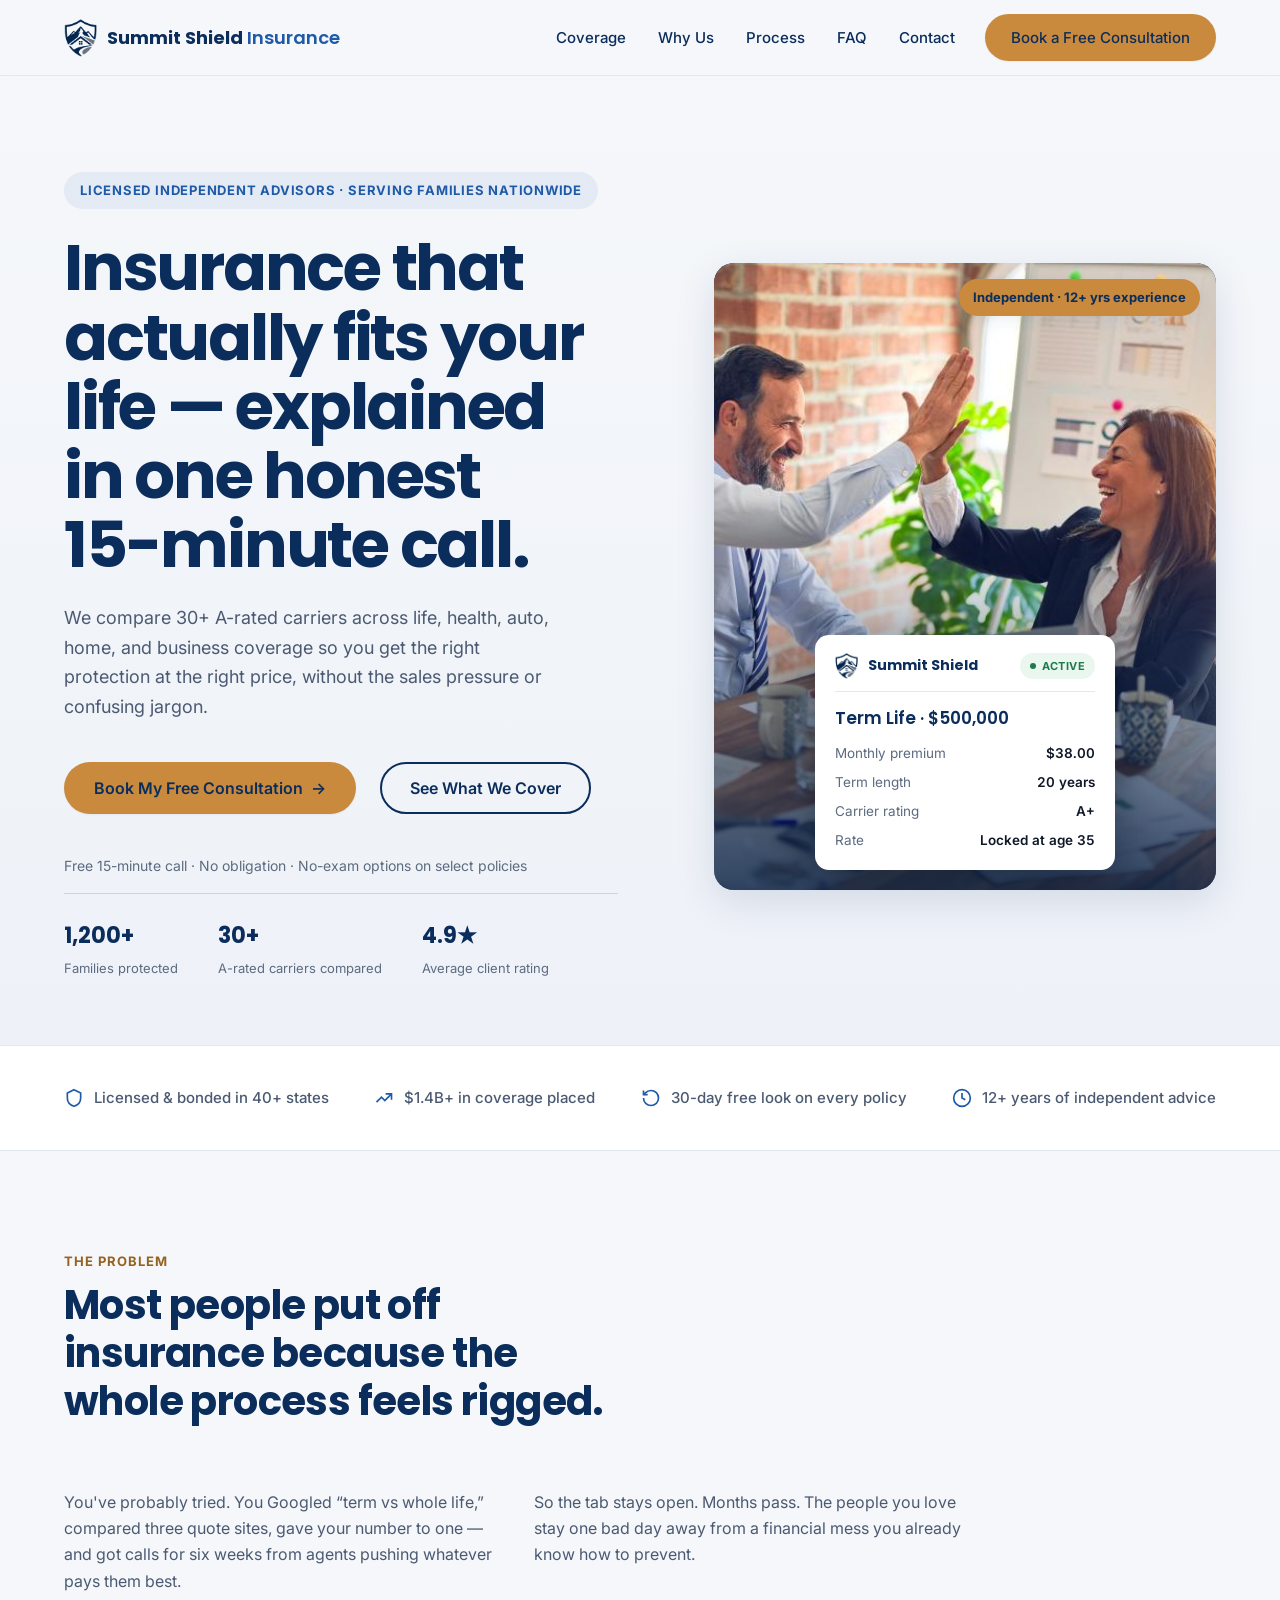
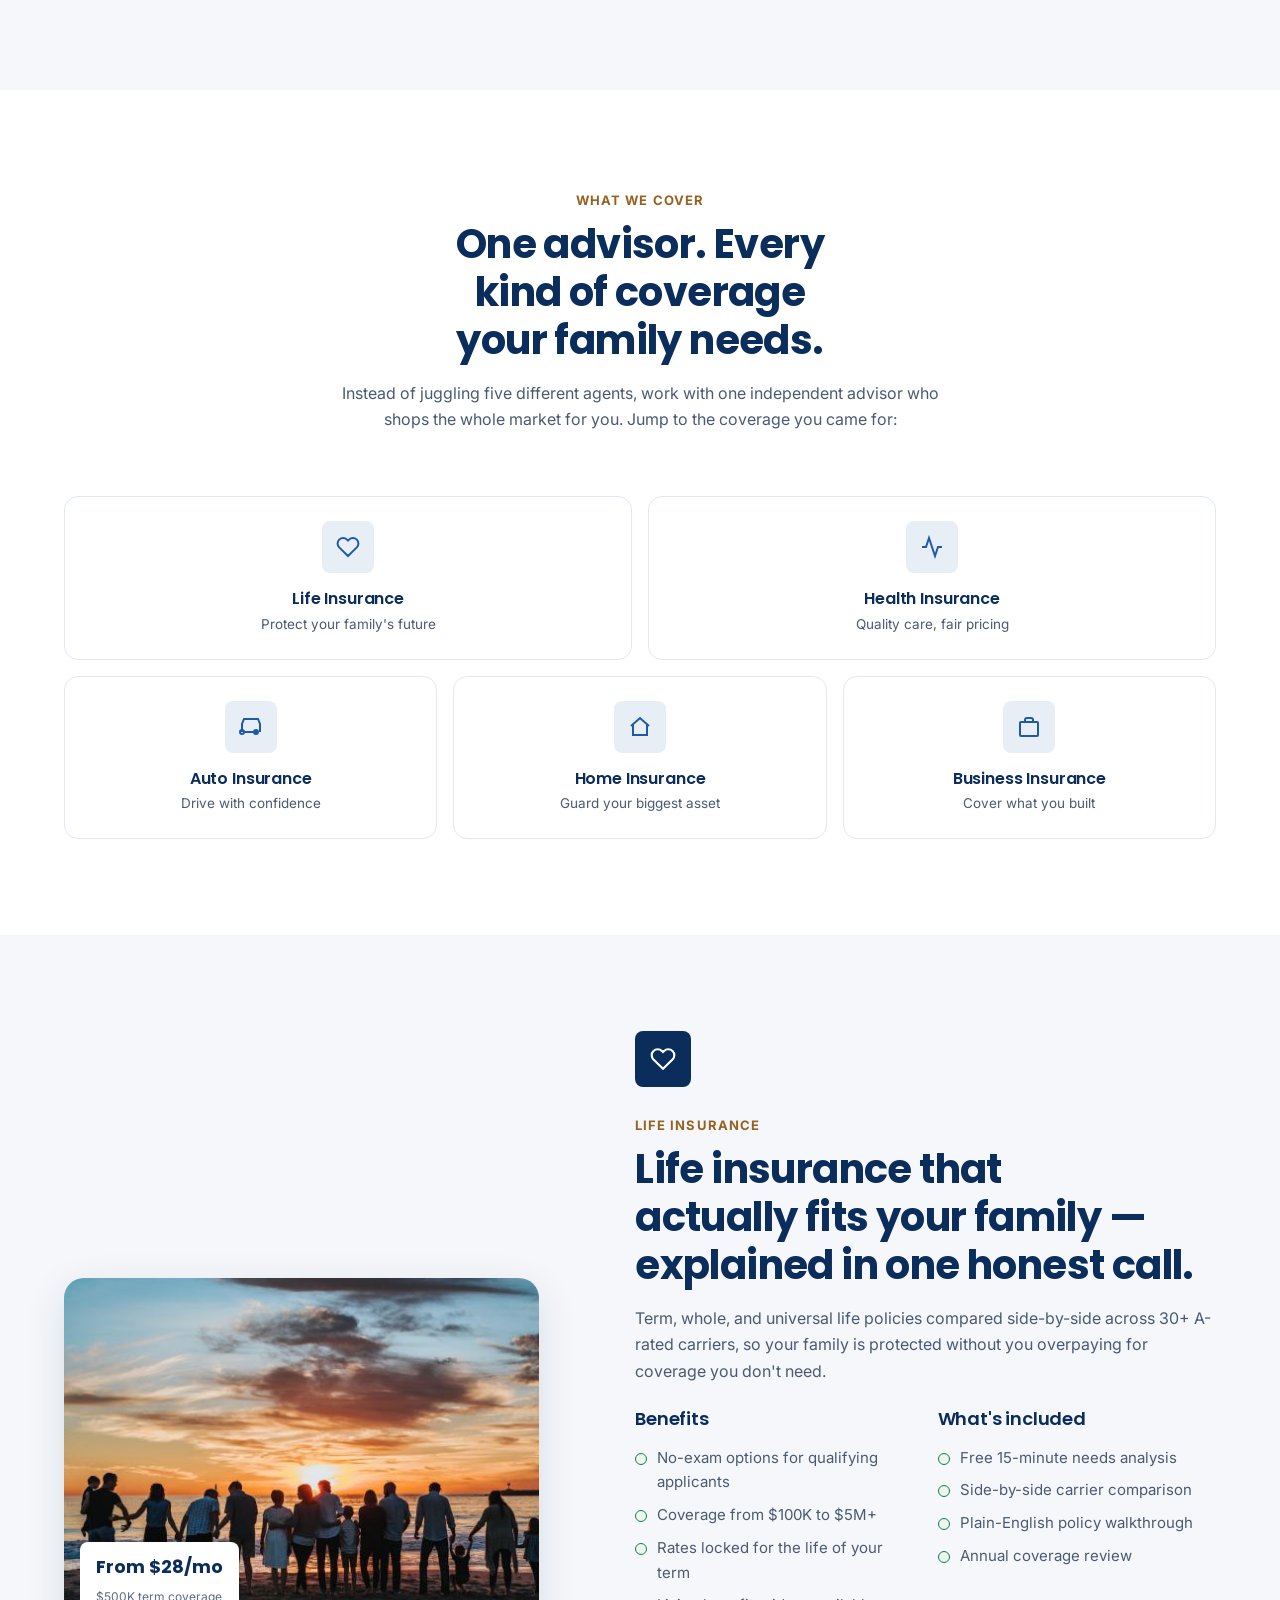
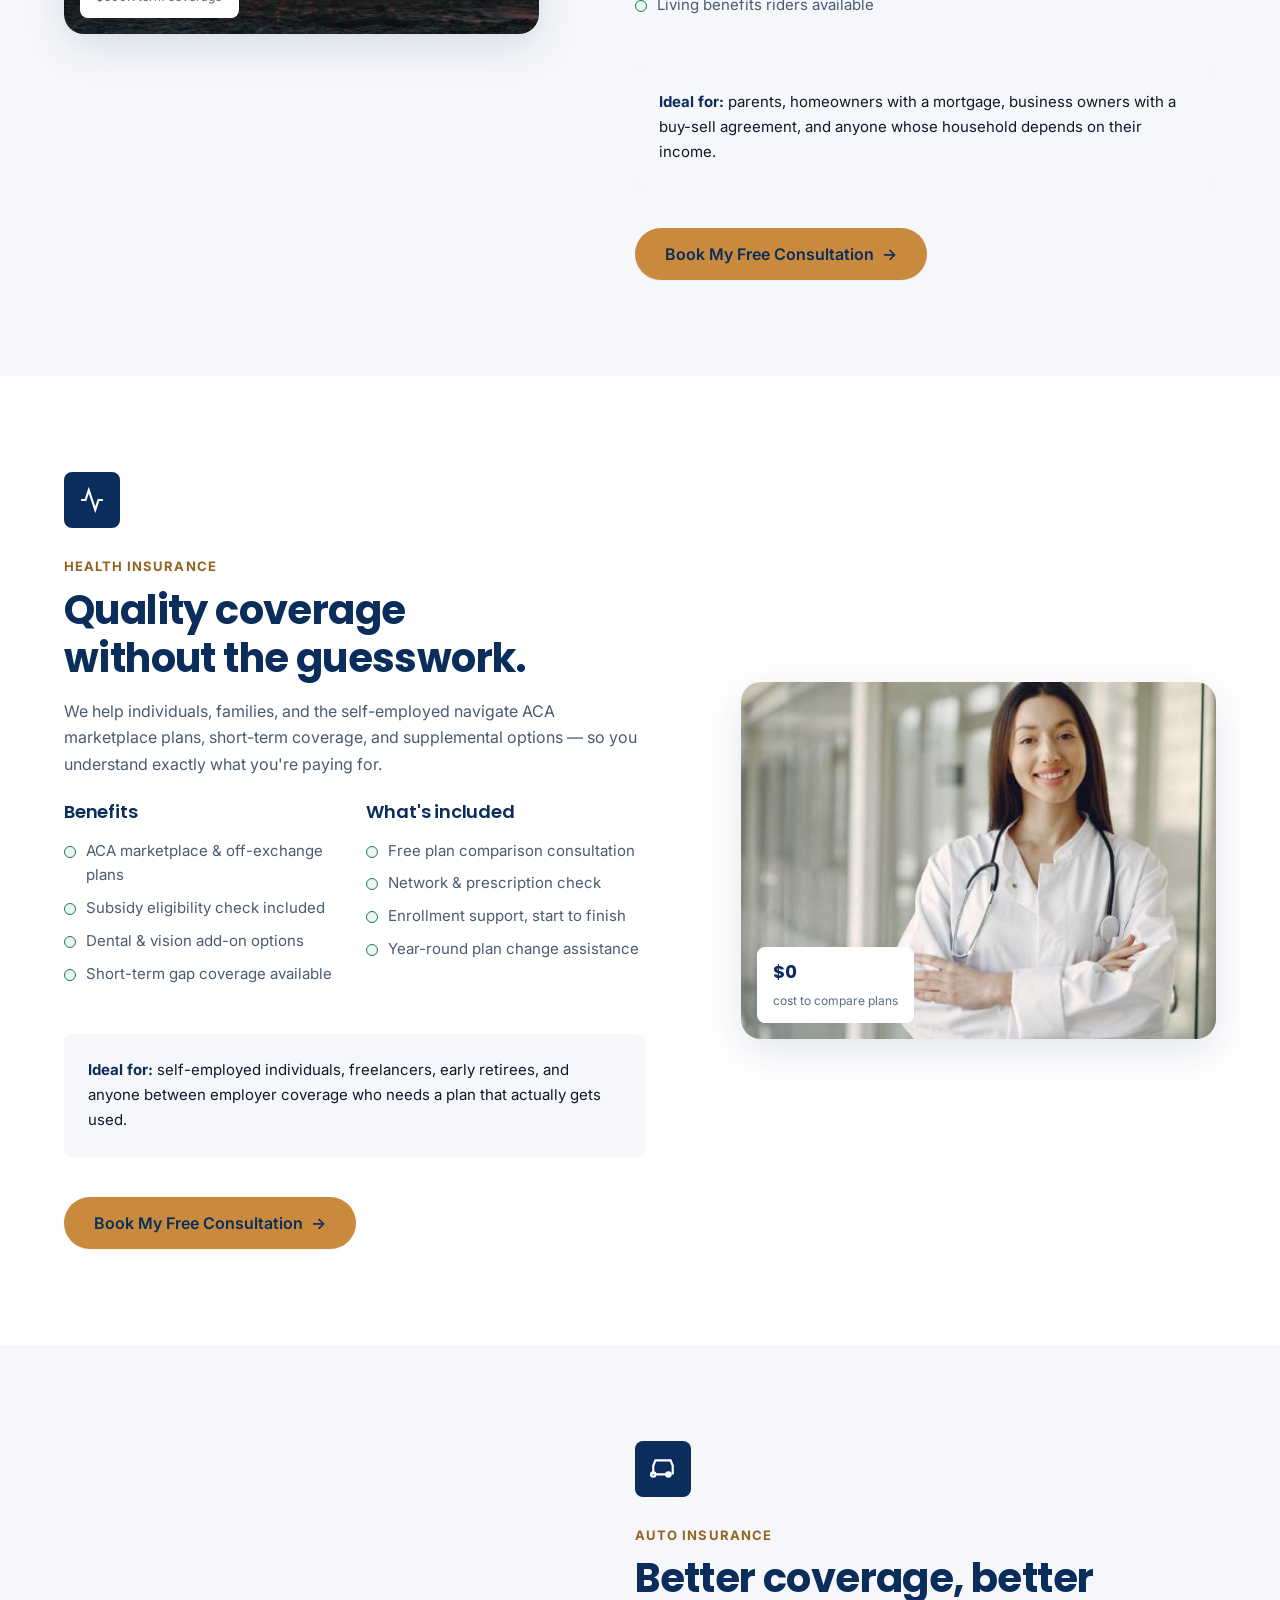
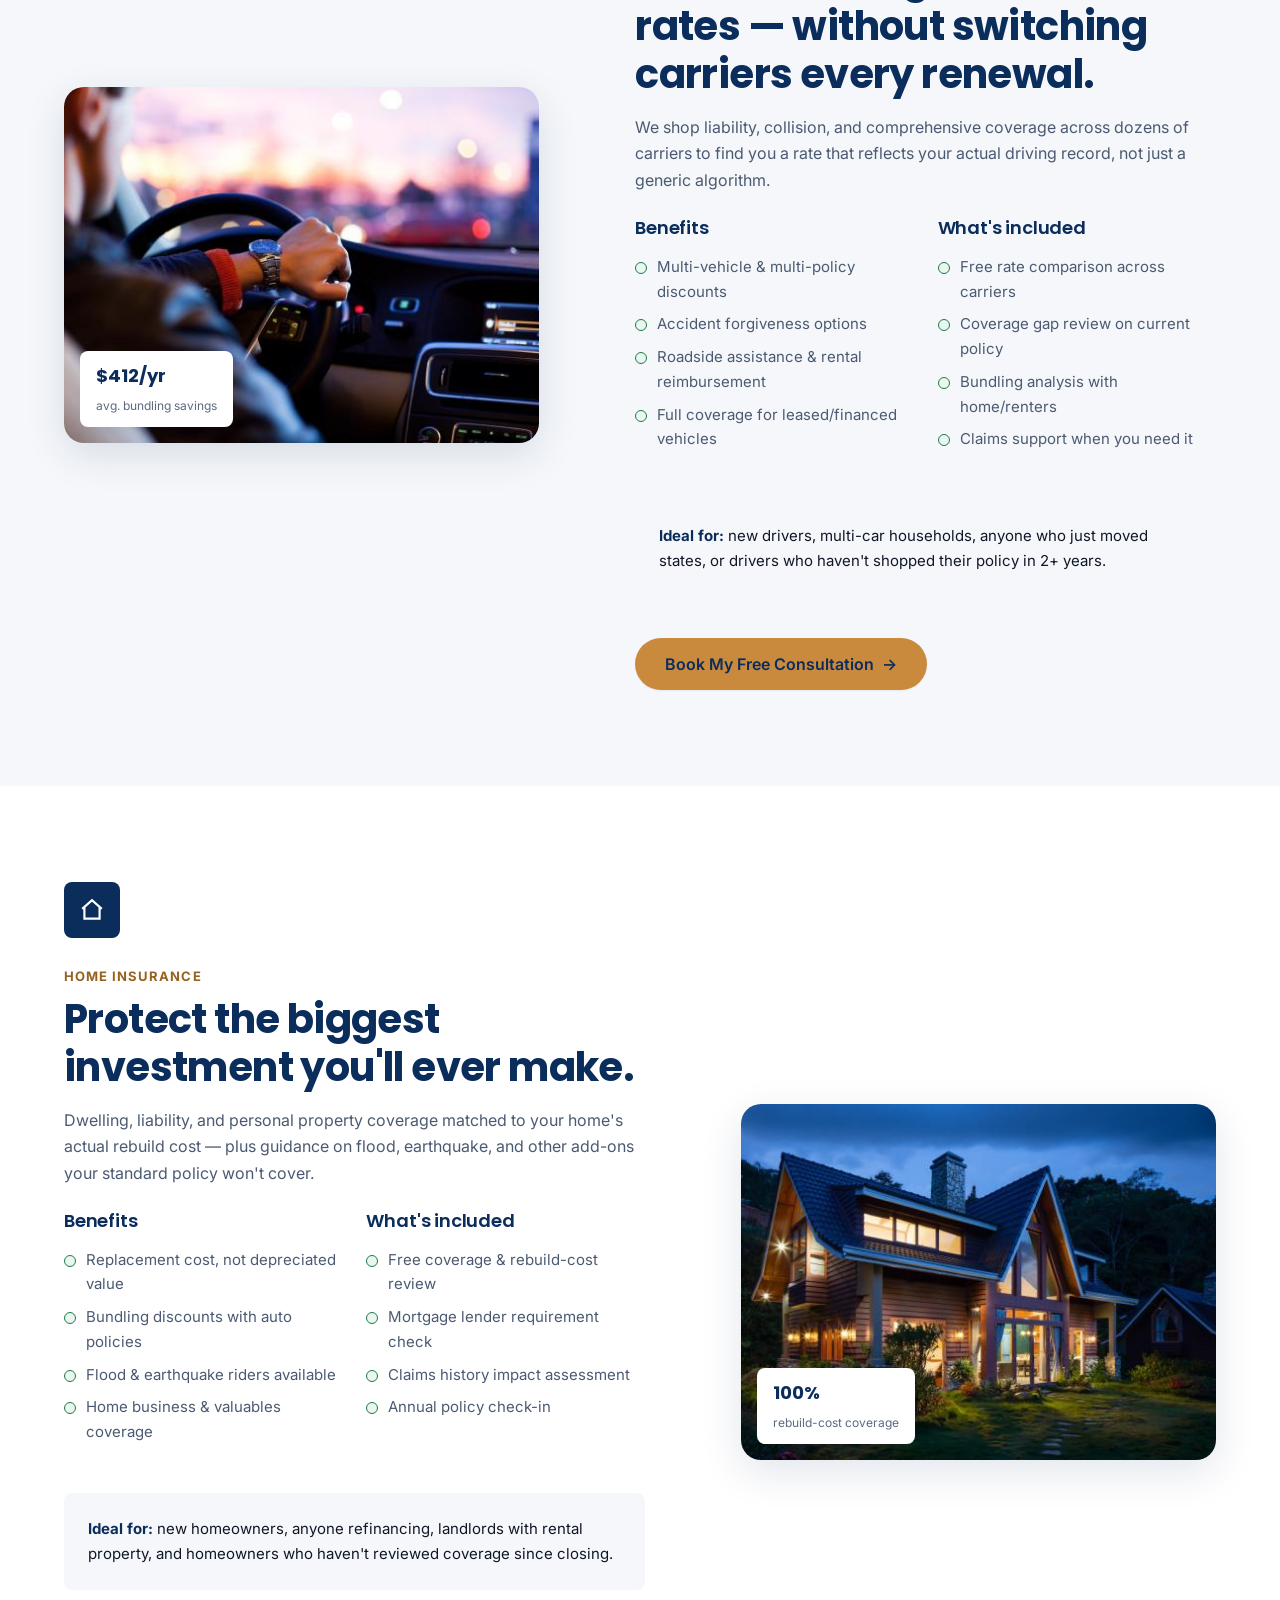
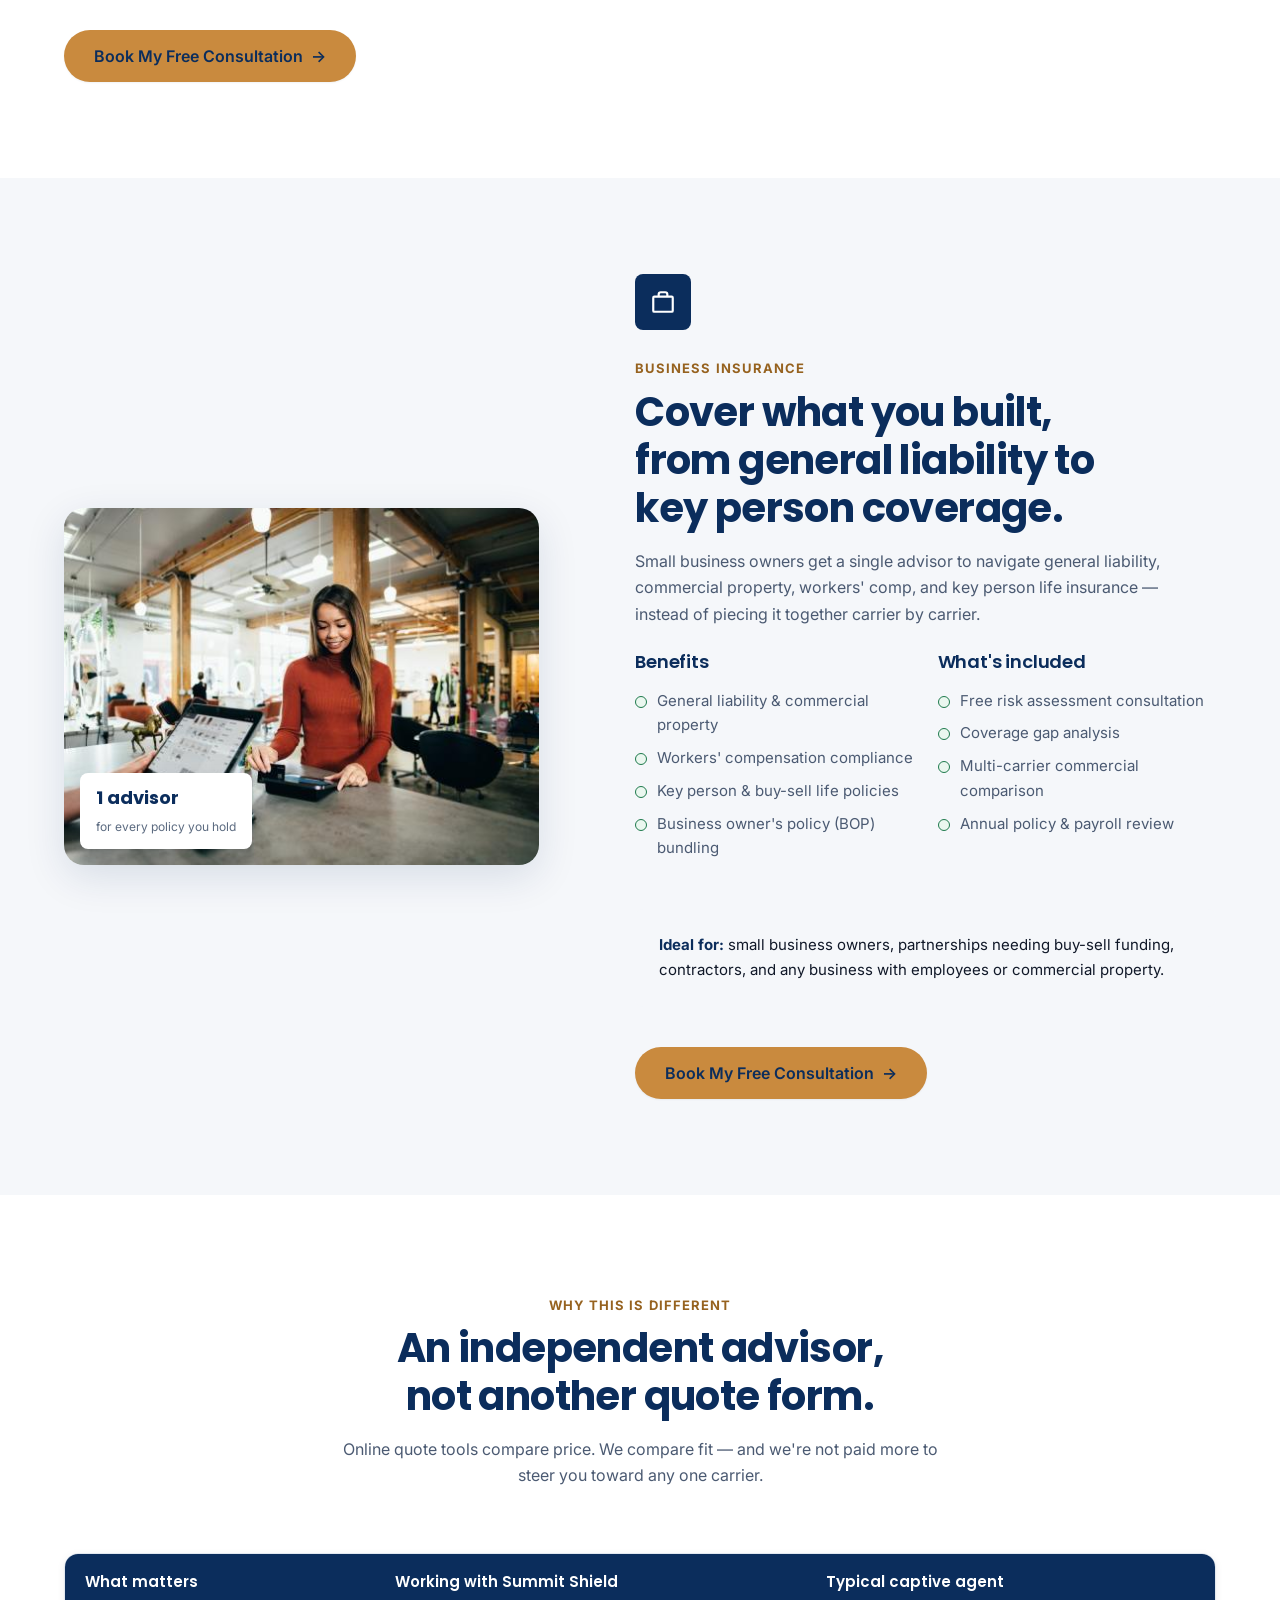
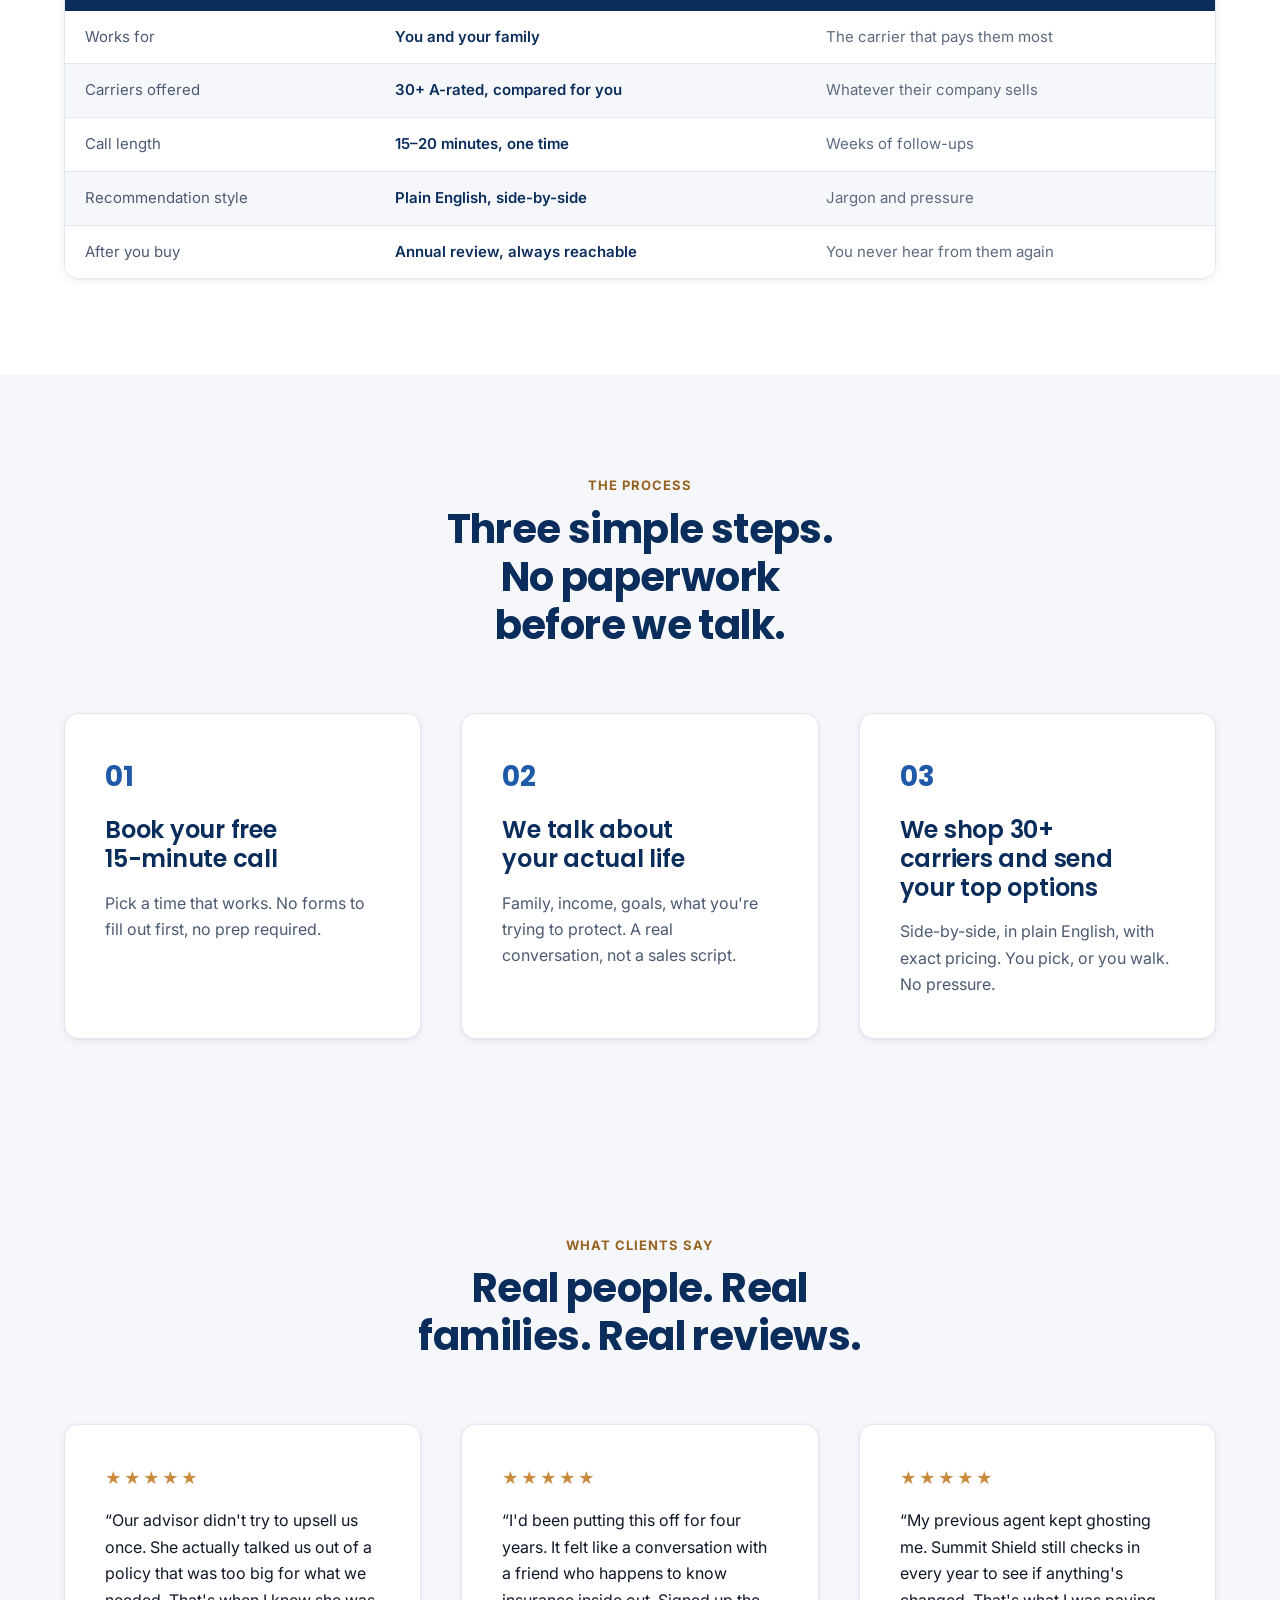
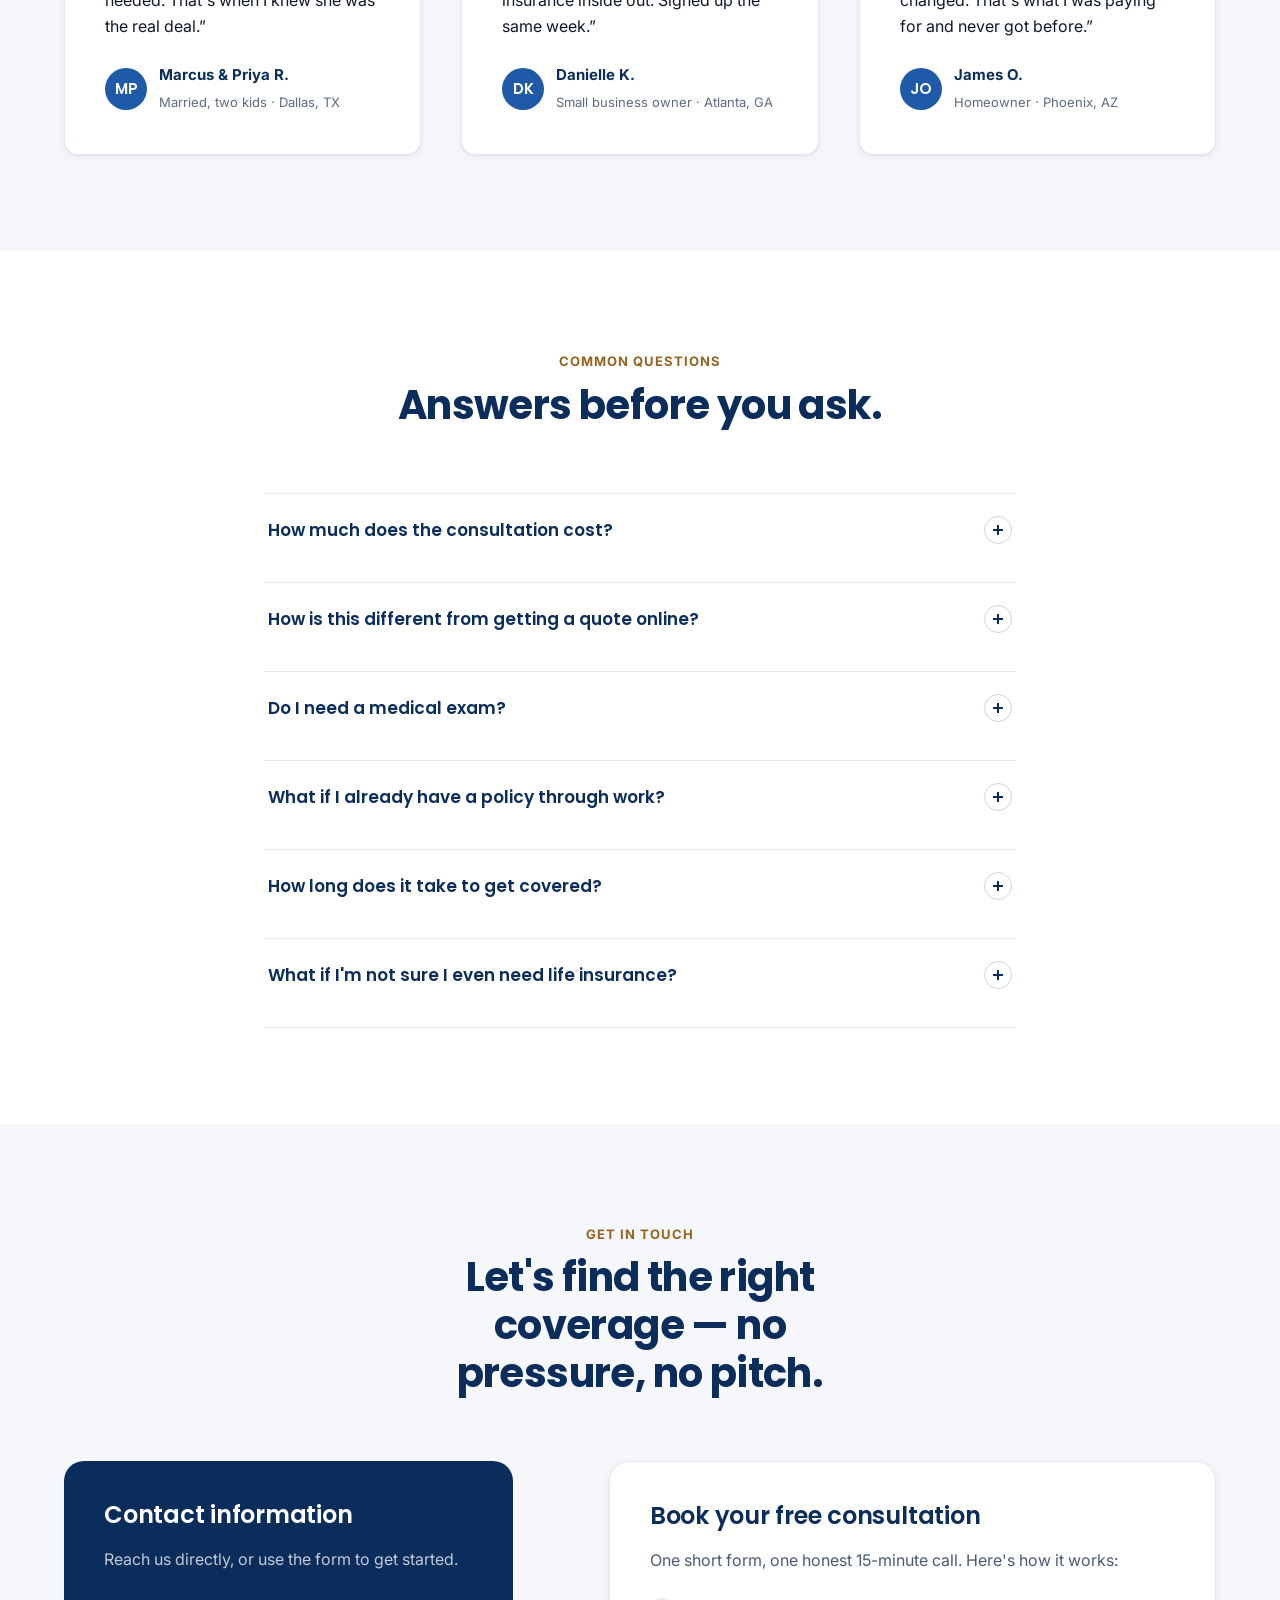
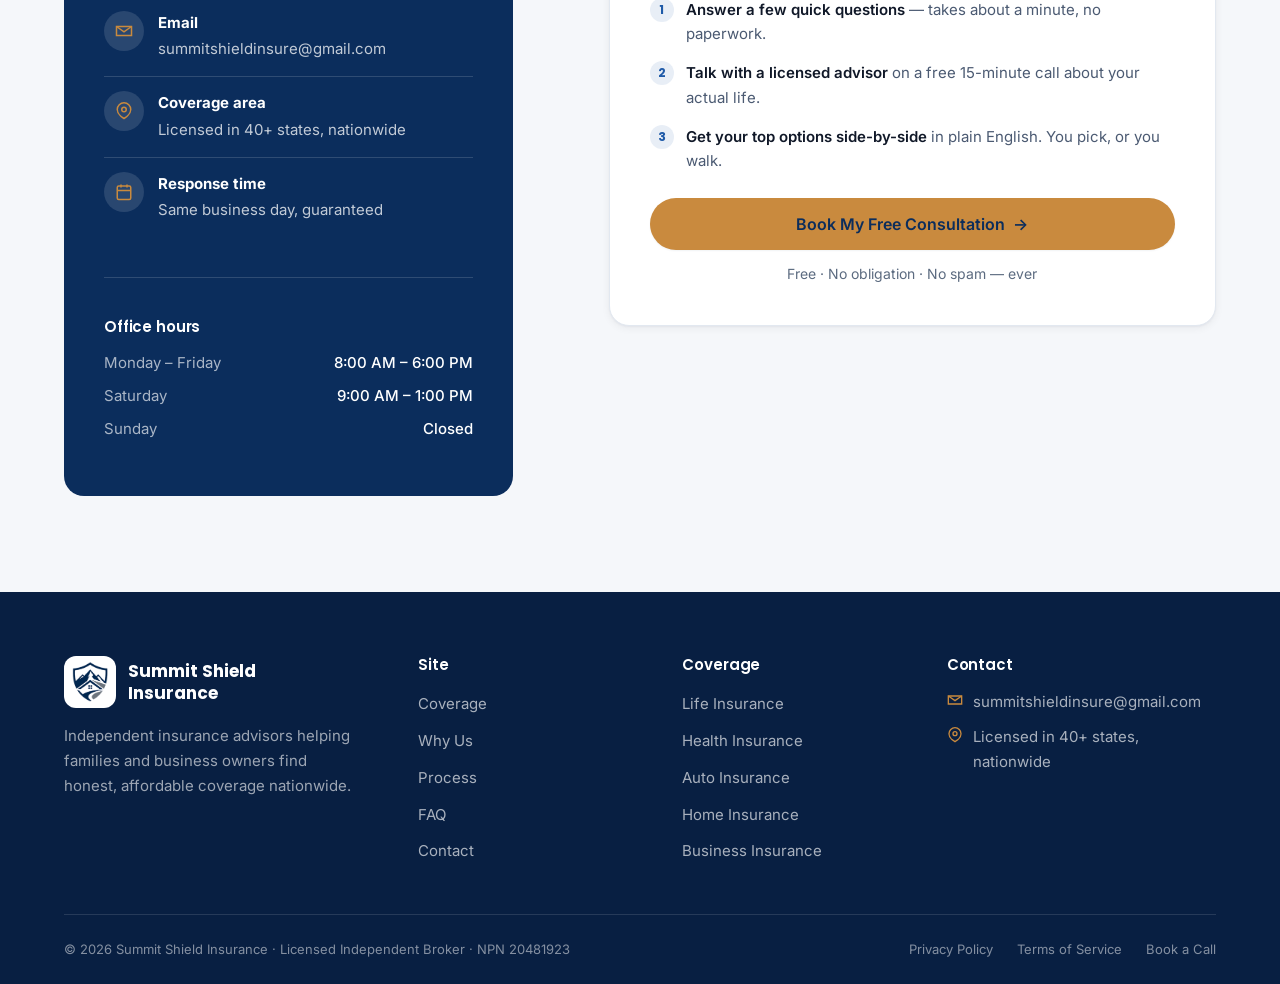
<file: index.html>
<!DOCTYPE html>
<html lang="en">
<head>
<meta charset="UTF-8">
<meta name="viewport" content="width=device-width, initial-scale=1.0">
<title>Summit Shield Insurance | Life, Health, Auto, Home & Business Coverage</title>
<meta name="description" content="Independent insurance advisors comparing 30+ A-rated carriers to find your family the right coverage at the right price. Book a free 15-minute consultation.">
<meta name="theme-color" content="#0B2D5C">

<!-- Social sharing -->
<meta property="og:type" content="website">
<meta property="og:title" content="Summit Shield Insurance — Insurance that actually fits your life">
<meta property="og:description" content="30+ A-rated carriers compared in one honest 15-minute call. No pressure, no jargon. Book a free consultation.">
<meta property="og:url" content="https://summitshieldinsurance.netlify.app/">
<meta property="og:image" content="https://summitshieldinsurance.netlify.app/assets/img/og-image.png">
<meta name="twitter:card" content="summary_large_image">

<!-- Favicons -->
<link rel="icon" type="image/png" sizes="32x32" href="assets/img/favicon-32.png">
<link rel="apple-touch-icon" href="assets/img/apple-touch-icon.png">

<!-- Fonts (GHL note: if pasting into GHL, move these two preconnects + the
     stylesheet link into Site Settings > Custom Code > Header) -->
<link rel="preconnect" href="https://fonts.googleapis.com">
<link rel="preconnect" href="https://fonts.gstatic.com" crossorigin>
<link href="https://fonts.googleapis.com/css2?family=Inter:wght@400;500;600;700&family=Poppins:wght@500;600;700;800&display=swap" rel="stylesheet">

<link rel="stylesheet" href="styles.css">
</head>
<body>

<a href="#main" class="skip-link">Skip to main content</a>

<!-- ============================================================
     HEADER / NAVIGATION (anchor links — single-page site)
     ============================================================ -->
<header class="site-header">
  <nav class="nav" aria-label="Primary">
    <a href="#main" class="nav-logo" aria-label="Summit Shield Insurance home">
      <img src="assets/img/shield-mark-96.png" alt="" class="nav-logo-mark" width="96" height="109">
      <span>Summit Shield <span style="color:var(--ss-secondary);font-weight:600;">Insurance</span></span>
    </a>

    <button class="nav-toggle" aria-expanded="false" aria-controls="primary-nav" aria-label="Toggle navigation menu">
      <span></span><span></span><span></span>
    </button>

    <ul class="nav-links" id="primary-nav">
      <li><a href="#coverage">Coverage</a></li>
      <li><a href="#why-us">Why Us</a></li>
      <li><a href="#process">Process</a></li>
      <li><a href="#faq">FAQ</a></li>
      <li><a href="#contact">Contact</a></li>
      <li class="nav-cta">
        <a href="#consultation" class="btn btn--primary btn--sm">Book a Free Consultation</a>
      </li>
    </ul>
  </nav>
</header>

<main id="main">

  <!-- ============================================================
       1. HERO
       ============================================================ -->
  <section class="hero">
    <div class="container">
      <div class="hero-copy">
        <span class="hero-eyebrow">Licensed Independent Advisors &middot; Serving Families Nationwide</span>
        <h1>Insurance that actually fits your life — explained in one honest 15-minute call.</h1>
        <p class="hero-sub">We compare 30+ A-rated carriers across life, health, auto, home, and business coverage so you get the right protection at the right price, without the sales pressure or confusing jargon.</p>

        <div class="hero-actions">
          <a href="#consultation" class="btn btn--primary">Book My Free Consultation <span class="btn-arrow" aria-hidden="true">&rarr;</span></a>
          <a href="#coverage" class="btn btn--secondary">See What We Cover</a>
        </div>
        <p class="hero-note">Free 15-minute call &middot; No obligation &middot; No-exam options on select policies</p>

        <div class="hero-stats">
          <div class="hero-stat"><strong>1,200+</strong><span>Families protected</span></div>
          <div class="hero-stat"><strong>30+</strong><span>A-rated carriers compared</span></div>
          <div class="hero-stat"><strong>4.9&#9733;</strong><span>Average client rating</span></div>
        </div>
      </div>

      <div class="hero-media">
        <div class="hero-media-frame">
          <img src="assets/img/hero-advisor.jpg"
               srcset="assets/img/hero-advisor-480.jpg 480w, assets/img/hero-advisor-720.jpg 720w, assets/img/hero-advisor.jpg 960w"
               sizes="(max-width: 980px) min(100vw, 460px), 480px"
               alt="A Summit Shield advisor and a client celebrating after finding the right coverage"
               width="960" height="1200" fetchpriority="high" decoding="async">
          <div class="hero-scrim" aria-hidden="true"></div>
          <span class="hero-badge">Independent &middot; 12+ yrs experience</span>
          <div class="policy-card" role="img" aria-label="Example policy summary: 500,000 dollar, 20-year term life policy for 38 dollars a month with an A-plus rated carrier, rate locked at age 35">
            <div class="policy-card-head">
              <img src="assets/img/shield-mark-96.png" alt="" width="96" height="109">
              <strong>Summit Shield</strong>
              <span class="policy-status">Active</span>
            </div>
            <div class="policy-card-title">Term Life &middot; $500,000</div>
            <div class="policy-card-rows">
              <div class="policy-card-row"><span>Monthly premium</span><strong>$38.00</strong></div>
              <div class="policy-card-row"><span>Term length</span><strong>20 years</strong></div>
              <div class="policy-card-row"><span>Carrier rating</span><strong>A+</strong></div>
              <div class="policy-card-row"><span>Rate</span><strong>Locked at age 35</strong></div>
            </div>
          </div>
        </div>
      </div>
    </div>
  </section>

  <!-- ============================================================
       2. TRUST INDICATORS
       ============================================================ -->
  <section class="trust-bar" aria-label="Trust indicators">
    <div class="container trust-bar-inner">
      <div class="trust-item">
        <svg width="20" height="20" viewBox="0 0 24 24" fill="none" stroke="currentColor" stroke-width="2" aria-hidden="true"><path d="M12 2l8 4v6c0 5-3.5 8.5-8 10-4.5-1.5-8-5-8-10V6l8-4z"/></svg>
        Licensed &amp; bonded in 40+ states
      </div>
      <div class="trust-item">
        <svg width="20" height="20" viewBox="0 0 24 24" fill="none" stroke="currentColor" stroke-width="2" aria-hidden="true"><path d="M3 17l6-6 4 4 8-8"/><path d="M14 7h7v7"/></svg>
        $1.4B+ in coverage placed
      </div>
      <div class="trust-item">
        <svg width="20" height="20" viewBox="0 0 24 24" fill="none" stroke="currentColor" stroke-width="2" aria-hidden="true"><path d="M3 12a9 9 0 109-9 9.75 9.75 0 00-6.74 2.74L3 8"/><path d="M3 3v5h5"/></svg>
        30-day free look on every policy
      </div>
      <div class="trust-item">
        <svg width="20" height="20" viewBox="0 0 24 24" fill="none" stroke="currentColor" stroke-width="2" aria-hidden="true"><circle cx="12" cy="12" r="10"/><path d="M12 6v6l4 2"/></svg>
        12+ years of independent advice
      </div>
    </div>
  </section>

  <!-- ============================================================
       3. THE PROBLEM
       ============================================================ -->
  <section class="section section--bg" id="problem" aria-labelledby="problem-heading">
    <div class="container">
      <div class="section-head--left">
        <span class="eyebrow">The Problem</span>
        <h2 id="problem-heading" style="max-width:640px;">Most people put off insurance because the whole process feels rigged.</h2>
      </div>
      <div class="problem-cols">
        <p>You've probably tried. You Googled &ldquo;term vs whole life,&rdquo; compared three quote sites, gave your number to one — and got calls for six weeks from agents pushing whatever pays them best.</p>
        <p>So the tab stays open. Months pass. The people you love stay one bad day away from a financial mess you already know how to prevent.</p>
      </div>
    </div>
  </section>

  <!-- ============================================================
       4. SERVICES OVERVIEW
       ============================================================ -->
  <section class="section section--white" id="coverage" aria-labelledby="coverage-heading">
    <div class="container">
      <div class="section-head">
        <span class="eyebrow">What We Cover</span>
        <h2 id="coverage-heading">One advisor. Every kind of coverage your family needs.</h2>
        <p>Instead of juggling five different agents, work with one independent advisor who shops the whole market for you. Jump to the coverage you came for:</p>
      </div>

      <div class="grid grid--5 services-overview-grid">
        <a href="#life" class="service-chip">
          <div class="card-icon"><svg width="24" height="24" viewBox="0 0 24 24" fill="none" stroke="currentColor" stroke-width="2" aria-hidden="true"><path d="M20.8 4.6a5.5 5.5 0 00-7.8 0L12 5.6l-1-1a5.5 5.5 0 10-7.8 7.8l1 1L12 21l7.8-7.6 1-1a5.5 5.5 0 000-7.8z"/></svg></div>
          <h3>Life Insurance</h3>
          <p>Protect your family's future</p>
        </a>
        <a href="#health" class="service-chip">
          <div class="card-icon"><svg width="24" height="24" viewBox="0 0 24 24" fill="none" stroke="currentColor" stroke-width="2" aria-hidden="true"><path d="M22 12h-4l-3 9L9 3l-3 9H2"/></svg></div>
          <h3>Health Insurance</h3>
          <p>Quality care, fair pricing</p>
        </a>
        <a href="#auto" class="service-chip">
          <div class="card-icon"><svg width="24" height="24" viewBox="0 0 24 24" fill="none" stroke="currentColor" stroke-width="2" aria-hidden="true"><path d="M5 17h14M5 17a2 2 0 11-4 0 2 2 0 014 0zm14 0a2 2 0 11-4 0 2 2 0 014 0zM3 17V9l2-5h14l2 5v8"/></svg></div>
          <h3>Auto Insurance</h3>
          <p>Drive with confidence</p>
        </a>
        <a href="#home" class="service-chip">
          <div class="card-icon"><svg width="24" height="24" viewBox="0 0 24 24" fill="none" stroke="currentColor" stroke-width="2" aria-hidden="true"><path d="M3 11l9-8 9 8M5 10v10h14V10"/></svg></div>
          <h3>Home Insurance</h3>
          <p>Guard your biggest asset</p>
        </a>
        <a href="#business" class="service-chip">
          <div class="card-icon"><svg width="24" height="24" viewBox="0 0 24 24" fill="none" stroke="currentColor" stroke-width="2" aria-hidden="true"><rect x="3" y="7" width="18" height="14" rx="1"/><path d="M8 7V5a2 2 0 012-2h4a2 2 0 012 2v2"/></svg></div>
          <h3>Business Insurance</h3>
          <p>Cover what you built</p>
        </a>
      </div>
    </div>
  </section>

  <!-- ============================================================
       4a. LIFE INSURANCE
       ============================================================ -->
  <section class="service-block" id="life" aria-labelledby="life-heading">
    <div class="container service-block-inner">
      <div class="service-media">
        <img src="assets/img/service-life.jpg"
          srcset="assets/img/service-life-480.jpg 480w, assets/img/service-life-800.jpg 800w, assets/img/service-life.jpg 1200w"
          sizes="(max-width: 900px) 100vw, 475px"
          alt="A multi-generation family standing together on the beach at sunset" width="1200" height="900" loading="lazy" decoding="async">
        <div class="service-stat-chip"><strong>From $28/mo</strong><span>$500K term coverage</span></div>
      </div>
      <div class="service-copy">
        <div class="service-icon-badge">
          <svg width="26" height="26" viewBox="0 0 24 24" fill="none" stroke="currentColor" stroke-width="2" aria-hidden="true"><path d="M20.8 4.6a5.5 5.5 0 00-7.8 0L12 5.6l-1-1a5.5 5.5 0 10-7.8 7.8l1 1L12 21l7.8-7.6 1-1a5.5 5.5 0 000-7.8z"/></svg>
        </div>
        <span class="eyebrow">Life Insurance</span>
        <h2 id="life-heading">Life insurance that actually fits your family — explained in one honest call.</h2>
        <p>Term, whole, and universal life policies compared side-by-side across 30+ A-rated carriers, so your family is protected without you overpaying for coverage you don't need.</p>

        <div class="service-meta-grid">
          <div>
            <h4>Benefits</h4>
            <ul>
              <li>No-exam options for qualifying applicants</li>
              <li>Coverage from $100K to $5M+</li>
              <li>Rates locked for the life of your term</li>
              <li>Living benefits riders available</li>
            </ul>
          </div>
          <div>
            <h4>What's included</h4>
            <ul>
              <li>Free 15-minute needs analysis</li>
              <li>Side-by-side carrier comparison</li>
              <li>Plain-English policy walkthrough</li>
              <li>Annual coverage review</li>
            </ul>
          </div>
        </div>

        <div class="service-ideal-for">
          <strong>Ideal for:</strong> parents, homeowners with a mortgage, business owners with a buy-sell agreement, and anyone whose household depends on their income.
        </div>

        <a href="#consultation" class="btn btn--primary">Book My Free Consultation <span class="btn-arrow" aria-hidden="true">&rarr;</span></a>
      </div>
    </div>
  </section>


  <!-- ============================================================
       4b. HEALTH INSURANCE
       ============================================================ -->
  <section class="service-block service-block--alt is-reversed" id="health" aria-labelledby="health-heading">
    <div class="container service-block-inner">
      <div class="service-media">
        <img src="assets/img/service-health.jpg"
          srcset="assets/img/service-health-480.jpg 480w, assets/img/service-health-800.jpg 800w, assets/img/service-health.jpg 1200w"
          sizes="(max-width: 900px) 100vw, 475px"
          alt="A smiling doctor with a stethoscope in a bright clinic hallway" width="1200" height="900" loading="lazy" decoding="async">
        <div class="service-stat-chip"><strong>$0</strong><span>cost to compare plans</span></div>
      </div>
      <div class="service-copy">
        <div class="service-icon-badge">
          <svg width="26" height="26" viewBox="0 0 24 24" fill="none" stroke="currentColor" stroke-width="2" aria-hidden="true"><path d="M22 12h-4l-3 9L9 3l-3 9H2"/></svg>
        </div>
        <span class="eyebrow">Health Insurance</span>
        <h2 id="health-heading">Quality coverage without the guesswork.</h2>
        <p>We help individuals, families, and the self-employed navigate ACA marketplace plans, short-term coverage, and supplemental options — so you understand exactly what you're paying for.</p>

        <div class="service-meta-grid">
          <div>
            <h4>Benefits</h4>
            <ul>
              <li>ACA marketplace &amp; off-exchange plans</li>
              <li>Subsidy eligibility check included</li>
              <li>Dental &amp; vision add-on options</li>
              <li>Short-term gap coverage available</li>
            </ul>
          </div>
          <div>
            <h4>What's included</h4>
            <ul>
              <li>Free plan comparison consultation</li>
              <li>Network &amp; prescription check</li>
              <li>Enrollment support, start to finish</li>
              <li>Year-round plan change assistance</li>
            </ul>
          </div>
        </div>

        <div class="service-ideal-for">
          <strong>Ideal for:</strong> self-employed individuals, freelancers, early retirees, and anyone between employer coverage who needs a plan that actually gets used.
        </div>

        <a href="#consultation" class="btn btn--primary">Book My Free Consultation <span class="btn-arrow" aria-hidden="true">&rarr;</span></a>
      </div>
    </div>
  </section>


  <!-- ============================================================
       4c. AUTO INSURANCE
       ============================================================ -->
  <section class="service-block" id="auto" aria-labelledby="auto-heading">
    <div class="container service-block-inner">
      <div class="service-media">
        <img src="assets/img/service-auto.jpg"
          srcset="assets/img/service-auto-480.jpg 480w, assets/img/service-auto-800.jpg 800w, assets/img/service-auto.jpg 1200w"
          sizes="(max-width: 900px) 100vw, 475px"
          alt="A driver's hands on the steering wheel at dusk" width="1200" height="900" loading="lazy" decoding="async">
        <div class="service-stat-chip"><strong>$412/yr</strong><span>avg. bundling savings</span></div>
      </div>
      <div class="service-copy">
        <div class="service-icon-badge">
          <svg width="26" height="26" viewBox="0 0 24 24" fill="none" stroke="currentColor" stroke-width="2" aria-hidden="true"><path d="M5 17h14M5 17a2 2 0 11-4 0 2 2 0 014 0zm14 0a2 2 0 11-4 0 2 2 0 014 0zM3 17V9l2-5h14l2 5v8"/></svg>
        </div>
        <span class="eyebrow">Auto Insurance</span>
        <h2 id="auto-heading">Better coverage, better rates — without switching carriers every renewal.</h2>
        <p>We shop liability, collision, and comprehensive coverage across dozens of carriers to find you a rate that reflects your actual driving record, not just a generic algorithm.</p>

        <div class="service-meta-grid">
          <div>
            <h4>Benefits</h4>
            <ul>
              <li>Multi-vehicle &amp; multi-policy discounts</li>
              <li>Accident forgiveness options</li>
              <li>Roadside assistance &amp; rental reimbursement</li>
              <li>Full coverage for leased/financed vehicles</li>
            </ul>
          </div>
          <div>
            <h4>What's included</h4>
            <ul>
              <li>Free rate comparison across carriers</li>
              <li>Coverage gap review on current policy</li>
              <li>Bundling analysis with home/renters</li>
              <li>Claims support when you need it</li>
            </ul>
          </div>
        </div>

        <div class="service-ideal-for">
          <strong>Ideal for:</strong> new drivers, multi-car households, anyone who just moved states, or drivers who haven't shopped their policy in 2+ years.
        </div>

        <a href="#consultation" class="btn btn--primary">Book My Free Consultation <span class="btn-arrow" aria-hidden="true">&rarr;</span></a>
      </div>
    </div>
  </section>


  <!-- ============================================================
       4d. HOME INSURANCE
       ============================================================ -->
  <section class="service-block service-block--alt is-reversed" id="home" aria-labelledby="home-heading">
    <div class="container service-block-inner">
      <div class="service-media">
        <img src="assets/img/service-home.jpg"
          srcset="assets/img/service-home-480.jpg 480w, assets/img/service-home-800.jpg 800w, assets/img/service-home.jpg 1200w"
          sizes="(max-width: 900px) 100vw, 475px"
          alt="A warmly lit family home at dusk" width="1200" height="900" loading="lazy" decoding="async">
        <div class="service-stat-chip"><strong>100%</strong><span>rebuild-cost coverage</span></div>
      </div>
      <div class="service-copy">
        <div class="service-icon-badge">
          <svg width="26" height="26" viewBox="0 0 24 24" fill="none" stroke="currentColor" stroke-width="2" aria-hidden="true"><path d="M3 11l9-8 9 8M5 10v10h14V10"/></svg>
        </div>
        <span class="eyebrow">Home Insurance</span>
        <h2 id="home-heading">Protect the biggest investment you'll ever make.</h2>
        <p>Dwelling, liability, and personal property coverage matched to your home's actual rebuild cost — plus guidance on flood, earthquake, and other add-ons your standard policy won't cover.</p>

        <div class="service-meta-grid">
          <div>
            <h4>Benefits</h4>
            <ul>
              <li>Replacement cost, not depreciated value</li>
              <li>Bundling discounts with auto policies</li>
              <li>Flood &amp; earthquake riders available</li>
              <li>Home business &amp; valuables coverage</li>
            </ul>
          </div>
          <div>
            <h4>What's included</h4>
            <ul>
              <li>Free coverage &amp; rebuild-cost review</li>
              <li>Mortgage lender requirement check</li>
              <li>Claims history impact assessment</li>
              <li>Annual policy check-in</li>
            </ul>
          </div>
        </div>

        <div class="service-ideal-for">
          <strong>Ideal for:</strong> new homeowners, anyone refinancing, landlords with rental property, and homeowners who haven't reviewed coverage since closing.
        </div>

        <a href="#consultation" class="btn btn--primary">Book My Free Consultation <span class="btn-arrow" aria-hidden="true">&rarr;</span></a>
      </div>
    </div>
  </section>


  <!-- ============================================================
       4e. BUSINESS INSURANCE
       ============================================================ -->
  <section class="service-block" id="business" aria-labelledby="business-heading">
    <div class="container service-block-inner">
      <div class="service-media">
        <img src="assets/img/service-business.jpg"
          srcset="assets/img/service-business-480.jpg 480w, assets/img/service-business-800.jpg 800w, assets/img/service-business.jpg 1200w"
          sizes="(max-width: 900px) 100vw, 475px"
          alt="A small business owner taking a card payment at her shop counter" width="1200" height="900" loading="lazy" decoding="async">
        <div class="service-stat-chip"><strong>1 advisor</strong><span>for every policy you hold</span></div>
      </div>
      <div class="service-copy">
        <div class="service-icon-badge">
          <svg width="26" height="26" viewBox="0 0 24 24" fill="none" stroke="currentColor" stroke-width="2" aria-hidden="true"><rect x="3" y="7" width="18" height="14" rx="1"/><path d="M8 7V5a2 2 0 012-2h4a2 2 0 012 2v2"/></svg>
        </div>
        <span class="eyebrow">Business Insurance</span>
        <h2 id="business-heading">Cover what you built, from general liability to key person coverage.</h2>
        <p>Small business owners get a single advisor to navigate general liability, commercial property, workers' comp, and key person life insurance — instead of piecing it together carrier by carrier.</p>

        <div class="service-meta-grid">
          <div>
            <h4>Benefits</h4>
            <ul>
              <li>General liability &amp; commercial property</li>
              <li>Workers' compensation compliance</li>
              <li>Key person &amp; buy-sell life policies</li>
              <li>Business owner's policy (BOP) bundling</li>
            </ul>
          </div>
          <div>
            <h4>What's included</h4>
            <ul>
              <li>Free risk assessment consultation</li>
              <li>Coverage gap analysis</li>
              <li>Multi-carrier commercial comparison</li>
              <li>Annual policy &amp; payroll review</li>
            </ul>
          </div>
        </div>

        <div class="service-ideal-for">
          <strong>Ideal for:</strong> small business owners, partnerships needing buy-sell funding, contractors, and any business with employees or commercial property.
        </div>

        <a href="#consultation" class="btn btn--primary">Book My Free Consultation <span class="btn-arrow" aria-hidden="true">&rarr;</span></a>
      </div>
    </div>
  </section>

  <!-- ============================================================
       5. WHY CHOOSE SUMMIT SHIELD (comparison)
       ============================================================ -->
  <section class="section section--white" id="why-us" aria-labelledby="why-heading">
    <div class="container">
      <div class="section-head">
        <span class="eyebrow">Why This Is Different</span>
        <h2 id="why-heading">An independent advisor, not another quote form.</h2>
        <p>Online quote tools compare price. We compare fit — and we're not paid more to steer you toward any one carrier.</p>
      </div>

      <div class="compare-table-wrap">
        <table class="compare-table">
          <thead>
            <tr>
              <th scope="col">What matters</th>
              <th scope="col">Working with Summit Shield</th>
              <th scope="col">Typical captive agent</th>
            </tr>
          </thead>
          <tbody>
            <tr><td>Works for</td><td>You and your family</td><td>The carrier that pays them most</td></tr>
            <tr><td>Carriers offered</td><td>30+ A-rated, compared for you</td><td>Whatever their company sells</td></tr>
            <tr><td>Call length</td><td>15&ndash;20 minutes, one time</td><td>Weeks of follow-ups</td></tr>
            <tr><td>Recommendation style</td><td>Plain English, side-by-side</td><td>Jargon and pressure</td></tr>
            <tr><td>After you buy</td><td>Annual review, always reachable</td><td>You never hear from them again</td></tr>
          </tbody>
        </table>
      </div>
    </div>
  </section>

  <!-- ============================================================
       6. OUR PROCESS
       ============================================================ -->
  <section class="section section--bg" id="process" aria-labelledby="process-heading">
    <div class="container">
      <div class="section-head">
        <span class="eyebrow">The Process</span>
        <h2 id="process-heading">Three simple steps. No paperwork before we talk.</h2>
      </div>

      <div class="grid grid--3">
        <div class="step-card">
          <div class="step-number">01</div>
          <h3>Book your free 15-minute call</h3>
          <p>Pick a time that works. No forms to fill out first, no prep required.</p>
        </div>
        <div class="step-card">
          <div class="step-number">02</div>
          <h3>We talk about your actual life</h3>
          <p>Family, income, goals, what you're trying to protect. A real conversation, not a sales script.</p>
        </div>
        <div class="step-card">
          <div class="step-number">03</div>
          <h3>We shop 30+ carriers and send your top options</h3>
          <p>Side-by-side, in plain English, with exact pricing. You pick, or you walk. No pressure.</p>
        </div>
      </div>
    </div>
  </section>

  <!-- ============================================================
       7. TESTIMONIALS
       ============================================================ -->
  <section class="section section--bg" id="testimonials" aria-labelledby="testimonials-heading">
    <div class="container">
      <div class="section-head">
        <span class="eyebrow">What Clients Say</span>
        <h2 id="testimonials-heading">Real people. Real families. Real reviews.</h2>
      </div>

      <div class="grid grid--3">
        <div class="testimonial-card">
          <div class="stars" aria-label="5 out of 5 stars">&#9733;&#9733;&#9733;&#9733;&#9733;</div>
          <blockquote>&ldquo;Our advisor didn't try to upsell us once. She actually talked us out of a policy that was too big for what we needed. That's when I knew she was the real deal.&rdquo;</blockquote>
          <div class="testimonial-author">
            <div class="testimonial-avatar" aria-hidden="true">MP</div>
            <div><strong>Marcus &amp; Priya R.</strong><span>Married, two kids &middot; Dallas, TX</span></div>
          </div>
        </div>
        <div class="testimonial-card">
          <div class="stars" aria-label="5 out of 5 stars">&#9733;&#9733;&#9733;&#9733;&#9733;</div>
          <blockquote>&ldquo;I'd been putting this off for four years. It felt like a conversation with a friend who happens to know insurance inside out. Signed up the same week.&rdquo;</blockquote>
          <div class="testimonial-author">
            <div class="testimonial-avatar" aria-hidden="true">DK</div>
            <div><strong>Danielle K.</strong><span>Small business owner &middot; Atlanta, GA</span></div>
          </div>
        </div>
        <div class="testimonial-card">
          <div class="stars" aria-label="5 out of 5 stars">&#9733;&#9733;&#9733;&#9733;&#9733;</div>
          <blockquote>&ldquo;My previous agent kept ghosting me. Summit Shield still checks in every year to see if anything's changed. That's what I was paying for and never got before.&rdquo;</blockquote>
          <div class="testimonial-author">
            <div class="testimonial-avatar" aria-hidden="true">JO</div>
            <div><strong>James O.</strong><span>Homeowner &middot; Phoenix, AZ</span></div>
          </div>
        </div>
      </div>
    </div>
  </section>

  <!-- ============================================================
       8. FAQ
       ============================================================ -->
  <section class="section section--white" id="faq" aria-labelledby="faq-heading">
    <div class="container container--narrow">
      <div class="section-head">
        <span class="eyebrow">Common Questions</span>
        <h2 id="faq-heading">Answers before you ask.</h2>
      </div>

      <div class="faq-list">
        <div class="faq-item">
          <h3>
            <button class="faq-question" id="faq-q-1" aria-expanded="false" aria-controls="faq-1">
              How much does the consultation cost?
              <span class="faq-icon" aria-hidden="true"></span>
            </button>
          </h3>
          <div class="faq-answer" id="faq-1" role="region" aria-labelledby="faq-q-1">
            <div class="faq-answer-inner">Nothing. The 15-minute consultation is completely free with no obligation. We're paid by the carrier only if you choose to move forward with a policy, and our commission is the same no matter which carrier you pick — so there's no incentive to steer you anywhere but the right fit.</div>
          </div>
        </div>
        <div class="faq-item">
          <h3>
            <button class="faq-question" id="faq-q-2" aria-expanded="false" aria-controls="faq-2">
              How is this different from getting a quote online?
              <span class="faq-icon" aria-hidden="true"></span>
            </button>
          </h3>
          <div class="faq-answer" id="faq-2" role="region" aria-labelledby="faq-q-2">
            <div class="faq-answer-inner">Online quote tools show you price, not fit — and submitting your info often triggers calls from a dozen agents pushing whatever pays them best. We're one independent advisor who compares 30+ A-rated carriers on your behalf and gives you a short, honest recommendation in plain English.</div>
          </div>
        </div>
        <div class="faq-item">
          <h3>
            <button class="faq-question" id="faq-q-3" aria-expanded="false" aria-controls="faq-3">
              Do I need a medical exam?
              <span class="faq-icon" aria-hidden="true"></span>
            </button>
          </h3>
          <div class="faq-answer" id="faq-3" role="region" aria-labelledby="faq-q-3">
            <div class="faq-answer-inner">Not always. Many carriers we work with offer no-exam term policies for qualifying applicants, often with coverage decisions in as little as 24&ndash;48 hours. Whether an exam is needed depends on your age, health, and how much coverage you're applying for — we'll tell you exactly what to expect before you apply.</div>
          </div>
        </div>
        <div class="faq-item">
          <h3>
            <button class="faq-question" id="faq-q-4" aria-expanded="false" aria-controls="faq-4">
              What if I already have a policy through work?
              <span class="faq-icon" aria-hidden="true"></span>
            </button>
          </h3>
          <div class="faq-answer" id="faq-4" role="region" aria-labelledby="faq-q-4">
            <div class="faq-answer-inner">Employer coverage is a good start, but it usually ends the day you leave your job and rarely covers more than 1&ndash;2x your salary. We'll help you figure out the gap between what you have and what your family actually needs, so you're not caught unprotected during a job change.</div>
          </div>
        </div>
        <div class="faq-item">
          <h3>
            <button class="faq-question" id="faq-q-5" aria-expanded="false" aria-controls="faq-5">
              How long does it take to get covered?
              <span class="faq-icon" aria-hidden="true"></span>
            </button>
          </h3>
          <div class="faq-answer" id="faq-5" role="region" aria-labelledby="faq-q-5">
            <div class="faq-answer-inner">Many clients are approved within a few days to two weeks, depending on the carrier and underwriting requirements. No-exam policies tend to move fastest. We'll give you a realistic timeline for your specific situation on the first call.</div>
          </div>
        </div>
        <div class="faq-item">
          <h3>
            <button class="faq-question" id="faq-q-6" aria-expanded="false" aria-controls="faq-6">
              What if I'm not sure I even need life insurance?
              <span class="faq-icon" aria-hidden="true"></span>
            </button>
          </h3>
          <div class="faq-answer" id="faq-6" role="region" aria-labelledby="faq-q-6">
            <div class="faq-answer-inner">That's exactly what the call is for. If we talk it through and coverage doesn't make sense for your situation right now, we'll tell you honestly — no pitch, no pressure. Plenty of our conversations end without a sale, and that's fine with us.</div>
          </div>
        </div>
      </div>
    </div>
  </section>

  <!-- ============================================================
       9. CONTACT / BOOK
       ============================================================ -->
  <section class="section section--bg" id="contact" aria-labelledby="contact-heading">
    <div class="container">
      <div class="section-head">
        <span class="eyebrow">Get In Touch</span>
        <h2 id="contact-heading">Let's find the right coverage — no pressure, no pitch.</h2>
      </div>

      <div class="contact-grid">

        <!-- LEFT: Contact info -->
        <div>
          <div class="contact-info-card">
            <h3>Contact information</h3>
            <p style="color:rgba(255,255,255,0.75);">Reach us directly, or use the form to get started.</p>

            <ul class="contact-info-list">
              <li>
                <span class="icon-badge">
                  <svg width="18" height="18" viewBox="0 0 24 24" fill="none" stroke="currentColor" stroke-width="2" aria-hidden="true"><path d="M22 6l-10 7L2 6"/><path d="M2 6h20v12H2z"/></svg>
                </span>
                <div><strong>Email</strong><a href="mailto:summitshieldinsure@gmail.com">summitshieldinsure@gmail.com</a></div>
              </li>
              <li>
                <span class="icon-badge">
                  <svg width="18" height="18" viewBox="0 0 24 24" fill="none" stroke="currentColor" stroke-width="2" aria-hidden="true"><path d="M21 10c0 7-9 12-9 12s-9-5-9-12a9 9 0 0118 0z"/><circle cx="12" cy="10" r="3"/></svg>
                </span>
                <div><strong>Coverage area</strong><span>Licensed in 40+ states, nationwide</span></div>
              </li>
              <li>
                <span class="icon-badge">
                  <svg width="18" height="18" viewBox="0 0 24 24" fill="none" stroke="currentColor" stroke-width="2" aria-hidden="true"><rect x="3" y="4" width="18" height="18" rx="2"/><path d="M16 2v4M8 2v4M3 10h18"/></svg>
                </span>
                <div><strong>Response time</strong><span>Same business day, guaranteed</span></div>
              </li>
            </ul>

            <div class="contact-hours">
              <h4 style="color:#fff;font-size:0.9375rem;margin-bottom:12px;">Office hours</h4>
              <dl>
                <dt>Monday &ndash; Friday</dt><dd>8:00 AM &ndash; 6:00 PM</dd>
                <dt>Saturday</dt><dd>9:00 AM &ndash; 1:00 PM</dd>
                <dt>Sunday</dt><dd>Closed</dd>
              </dl>
            </div>
          </div>
        </div>

        <!-- RIGHT: consultation CTA — the form itself opens in a popup -->
        <div>
          <!-- Both CTA hashes land on this panel; its button (like every
               other CTA) opens the form modal at the end of the page. -->
          <span id="consultation" style="display:block;height:0;" aria-hidden="true"></span>
          <span id="quote" style="display:block;height:0;" aria-hidden="true"></span>
          <div class="embed-panel">
            <h3>Book your free consultation</h3>
            <p style="margin-bottom:var(--space-md);">One short form, one honest 15-minute call. Here's how it works:</p>
            <ol class="embed-panel-steps">
              <li><strong>Answer a few quick questions</strong> — takes about a minute, no paperwork.</li>
              <li><strong>Talk with a licensed advisor</strong> on a free 15-minute call about your actual life.</li>
              <li><strong>Get your top options side-by-side</strong> in plain English. You pick, or you walk.</li>
            </ol>
            <button type="button" class="btn btn--primary btn--block js-ss-open-form">Book My Free Consultation <span class="btn-arrow" aria-hidden="true">&rarr;</span></button>
            <p class="form-cta-note">Free &middot; No obligation &middot; No spam — ever</p>
          </div>
        </div>

      </div>
    </div>
  </section>

</main>

<!-- ============================================================
     FOOTER
     ============================================================ -->
<footer class="site-footer">
  <div class="container">
    <div class="footer-grid">
      <div class="footer-brand">
        <div class="footer-lockup">
          <span class="footer-mark"><img src="assets/img/shield-mark-96.png" alt="" width="96" height="109" loading="lazy"></span>
          <strong>Summit Shield<br>Insurance</strong>
        </div>
        <p>Independent insurance advisors helping families and business owners find honest, affordable coverage nationwide.</p>
      </div>
      <div class="footer-col">
        <h4>Site</h4>
        <ul>
          <li><a href="#coverage">Coverage</a></li>
          <li><a href="#why-us">Why Us</a></li>
          <li><a href="#process">Process</a></li>
          <li><a href="#faq">FAQ</a></li>
          <li><a href="#contact">Contact</a></li>
        </ul>
      </div>
      <div class="footer-col">
        <h4>Coverage</h4>
        <ul>
          <li><a href="#life">Life Insurance</a></li>
          <li><a href="#health">Health Insurance</a></li>
          <li><a href="#auto">Auto Insurance</a></li>
          <li><a href="#home">Home Insurance</a></li>
          <li><a href="#business">Business Insurance</a></li>
        </ul>
      </div>
      <div class="footer-col">
        <h4>Contact</h4>
        <ul class="footer-contact">
          <li>
            <svg width="16" height="16" viewBox="0 0 24 24" fill="none" stroke="currentColor" stroke-width="2" aria-hidden="true"><path d="M22 6l-10 7L2 6"/><path d="M2 6h20v12H2z"/></svg>
            <a href="mailto:summitshieldinsure@gmail.com">summitshieldinsure@gmail.com</a>
          </li>
          <li>
            <svg width="16" height="16" viewBox="0 0 24 24" fill="none" stroke="currentColor" stroke-width="2" aria-hidden="true"><path d="M21 10c0 7-9 12-9 12s-9-5-9-12a9 9 0 0118 0z"/><circle cx="12" cy="10" r="3"/></svg>
            <span>Licensed in 40+ states, nationwide</span>
          </li>
        </ul>
      </div>
    </div>
    <div class="footer-bottom">
      <span>&copy; 2026 Summit Shield Insurance &middot; Licensed Independent Broker &middot; NPN 20481923</span>
      <div class="footer-legal">
        <a href="privacy.html">Privacy Policy</a>
        <a href="terms.html">Terms of Service</a>
        <a href="#consultation">Book a Call</a>
      </div>
    </div>
  </div>
</footer>

<!-- Consultation form popup: single source of truth in assets/popup.js
     (the GHL page block loads the same file from this site's absolute URL). -->
<script src="assets/popup.js" defer></script>

<script src="script.js"></script>
</body>
</html>
</file>
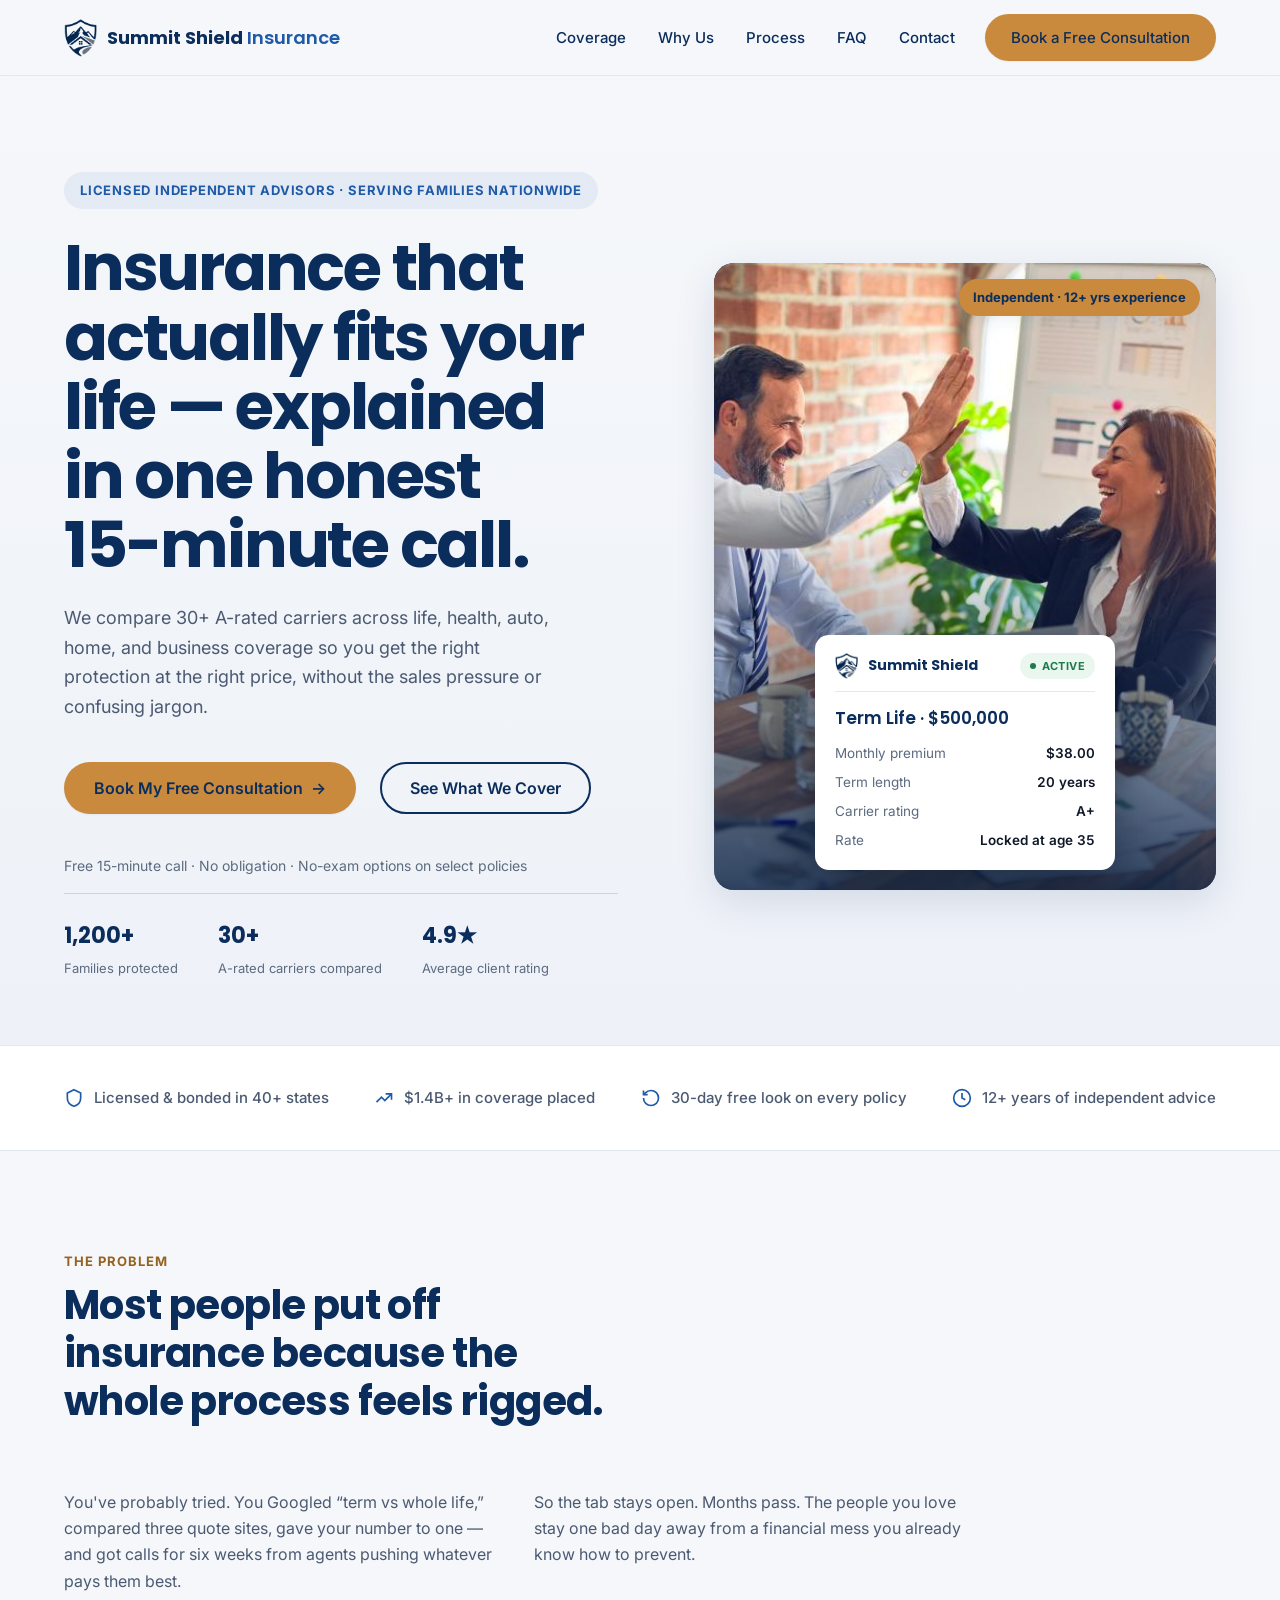
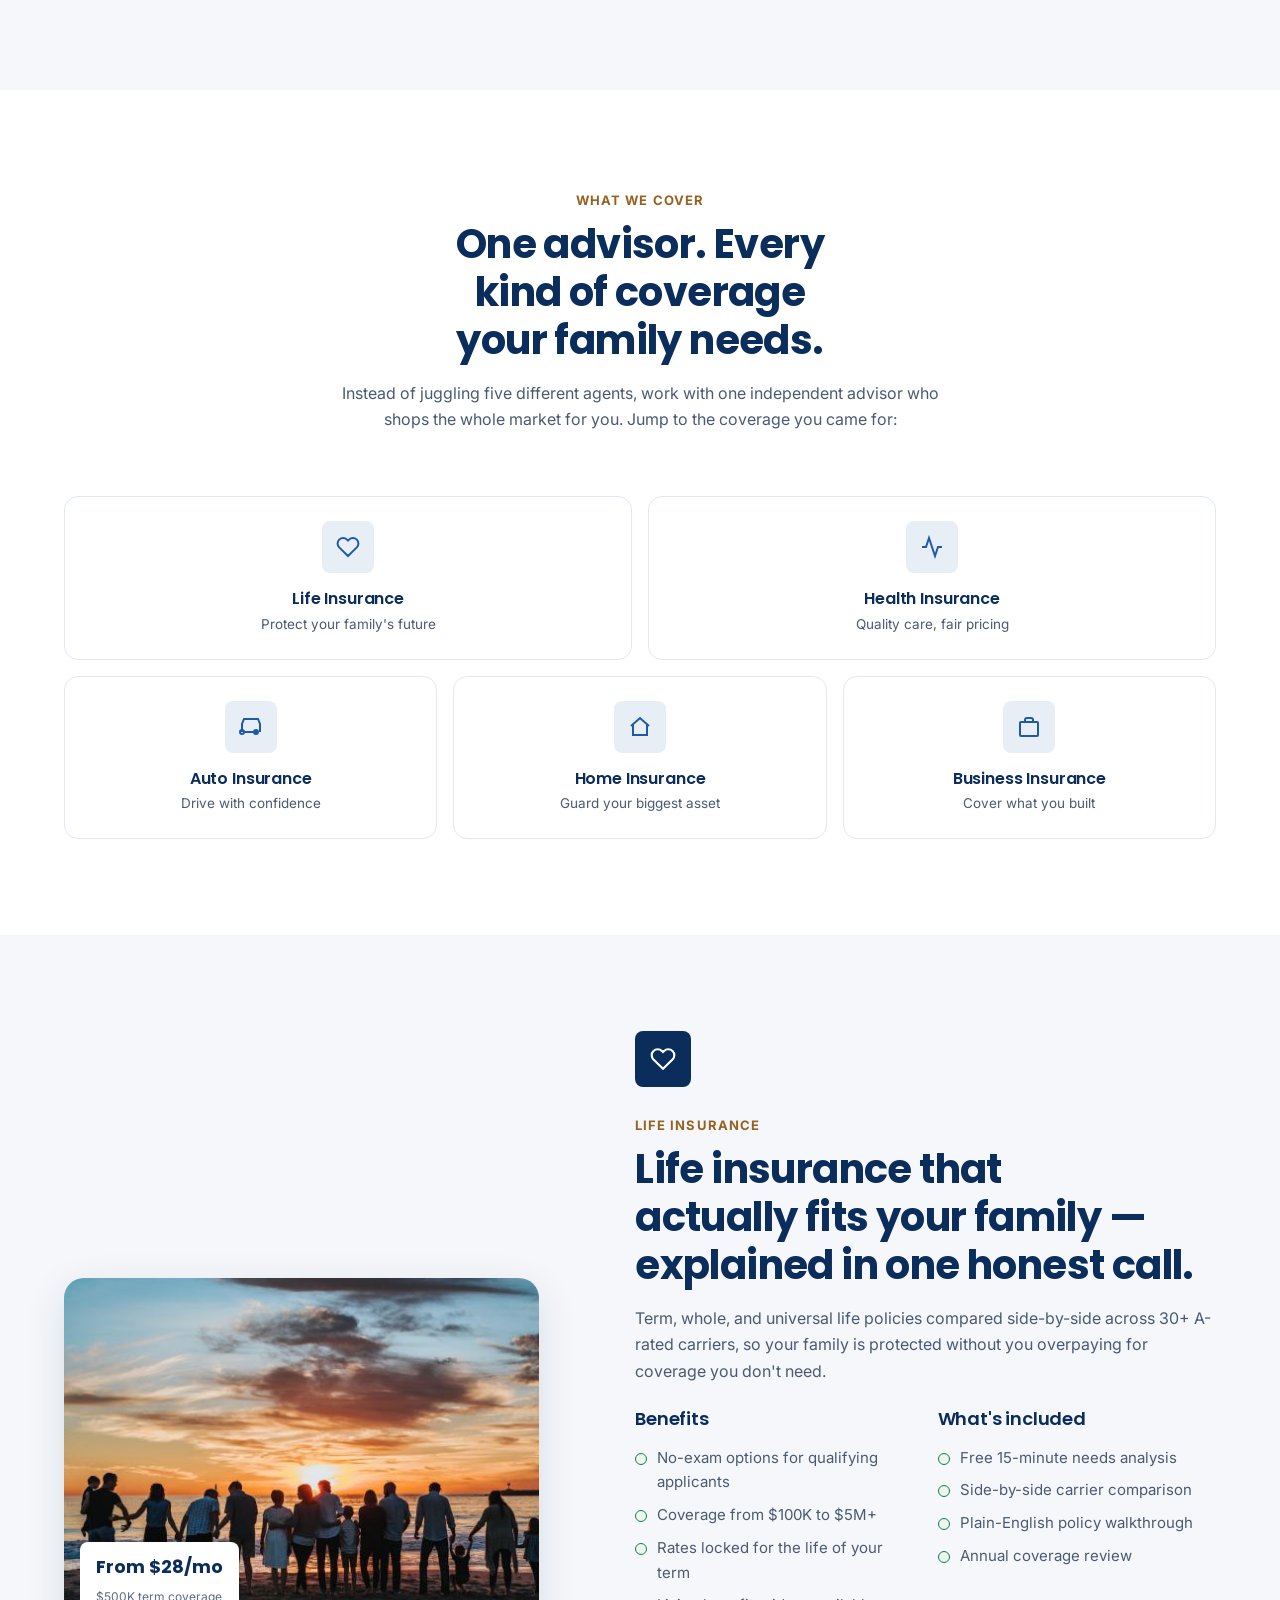
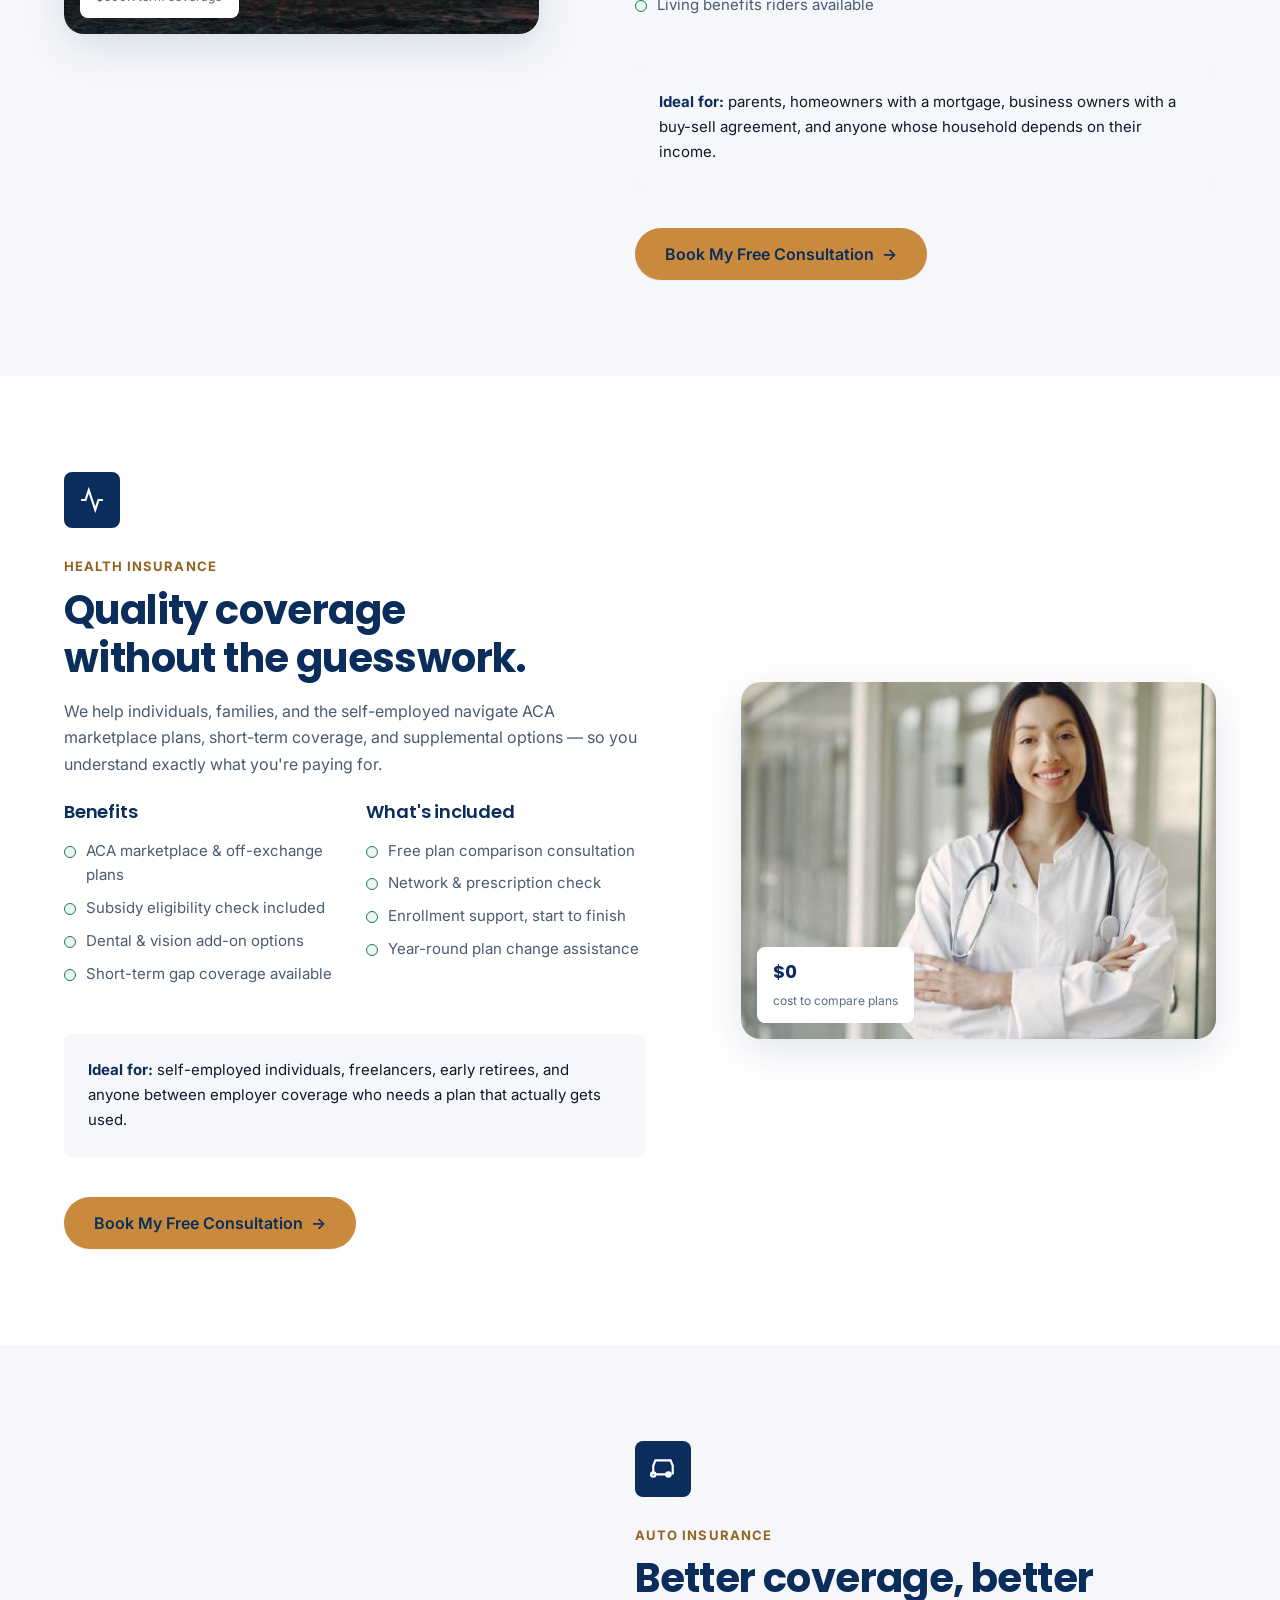
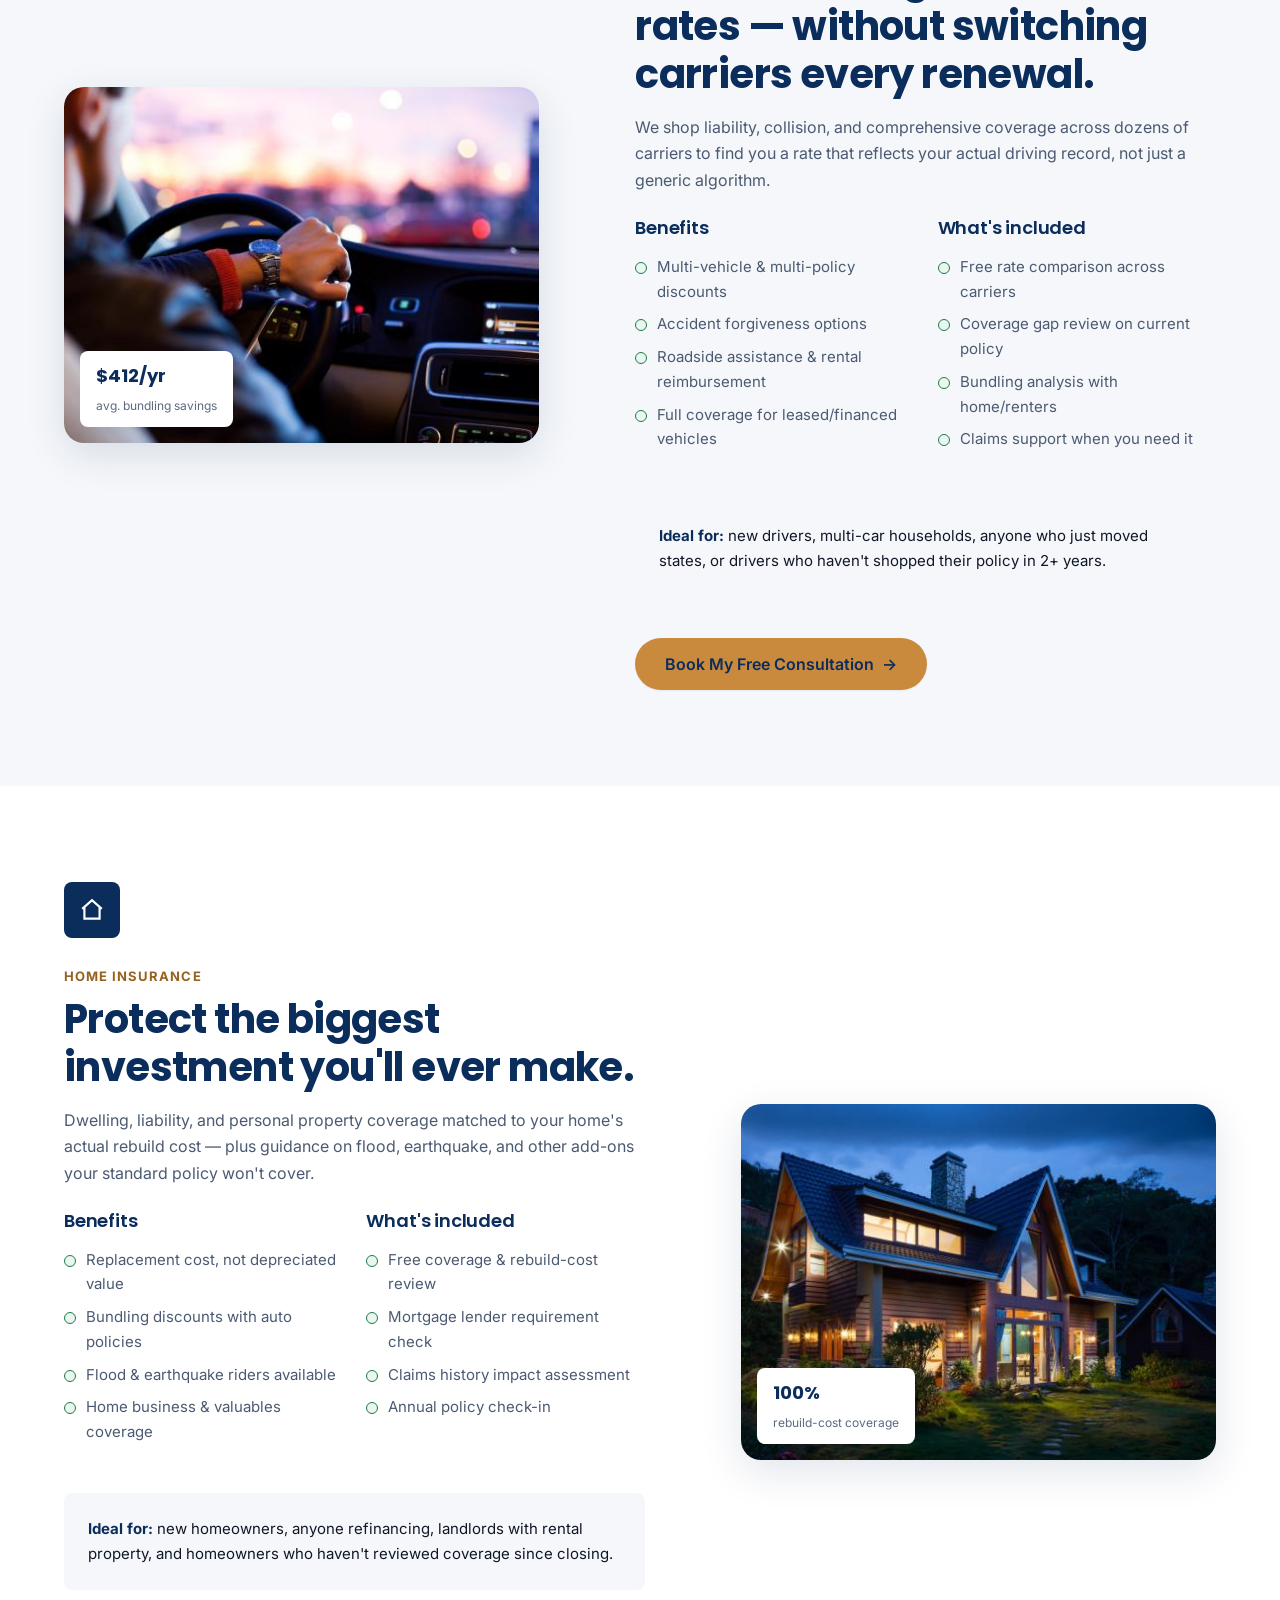
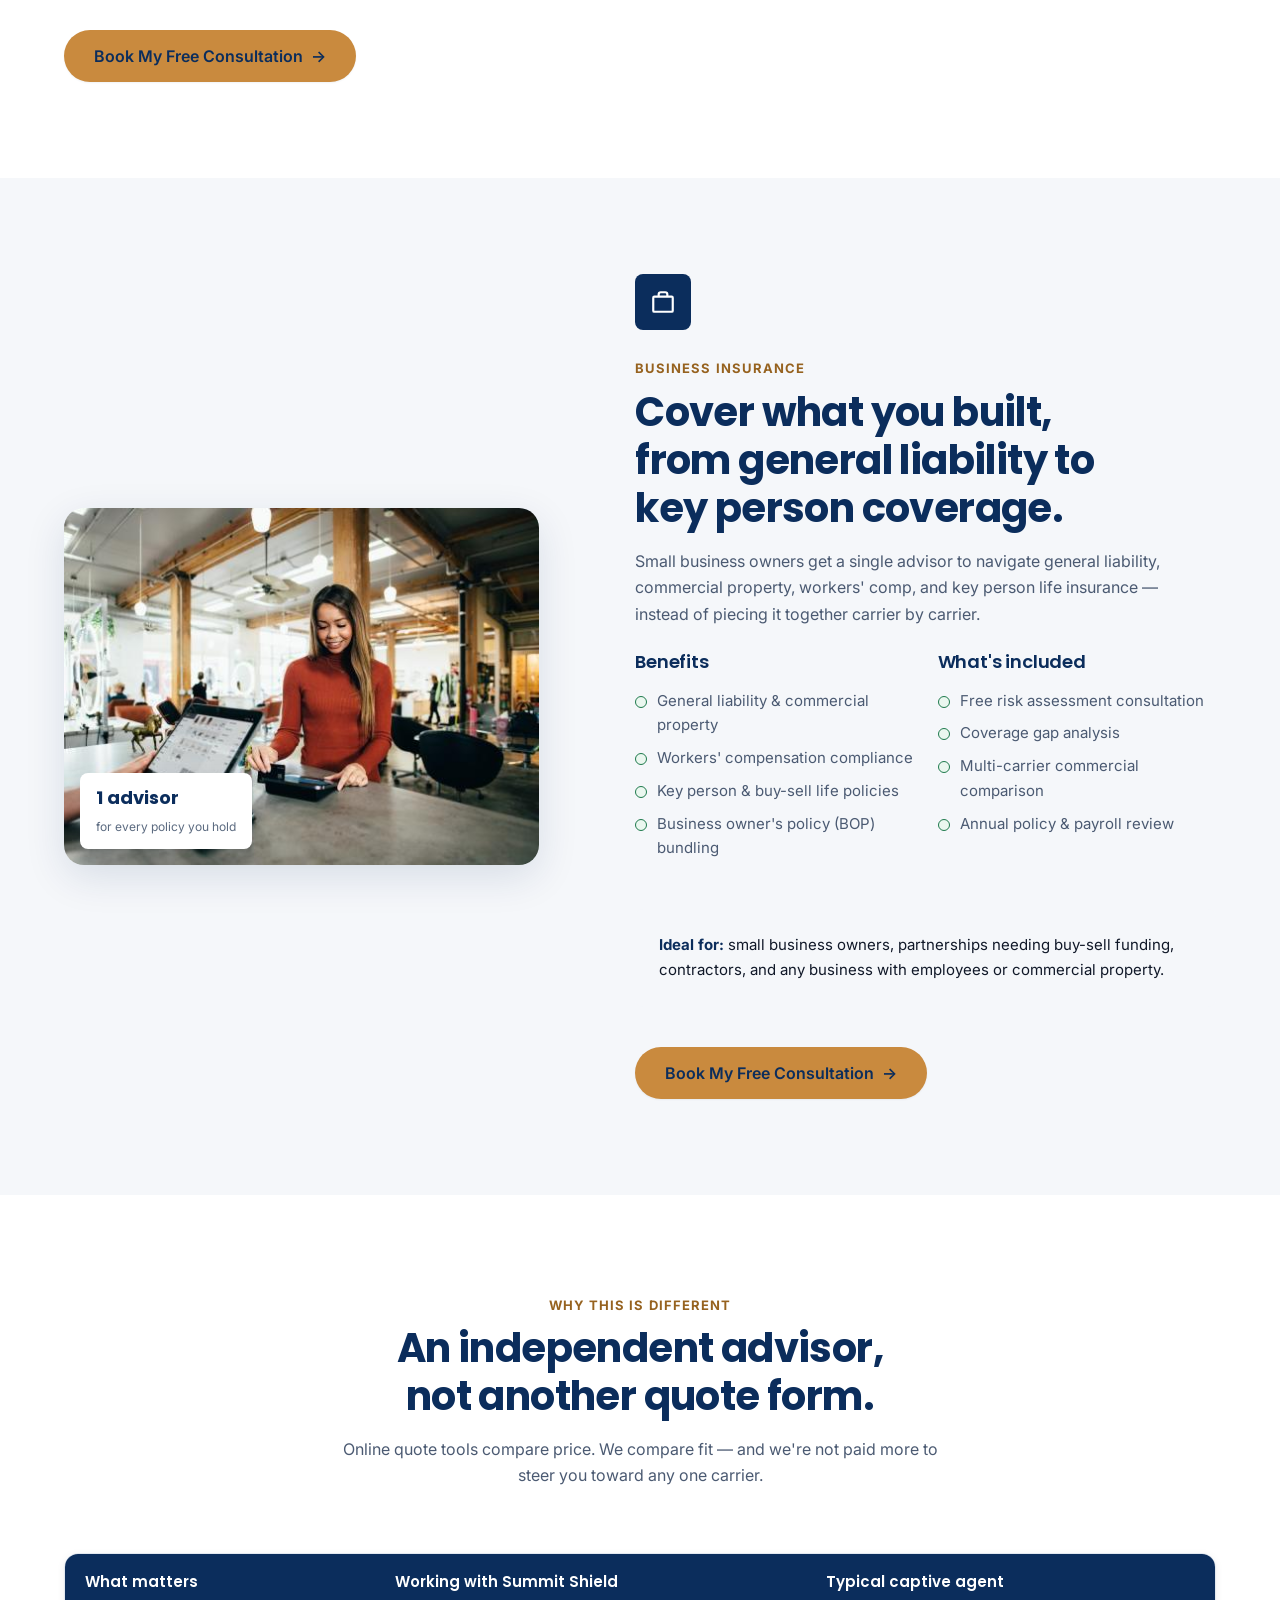
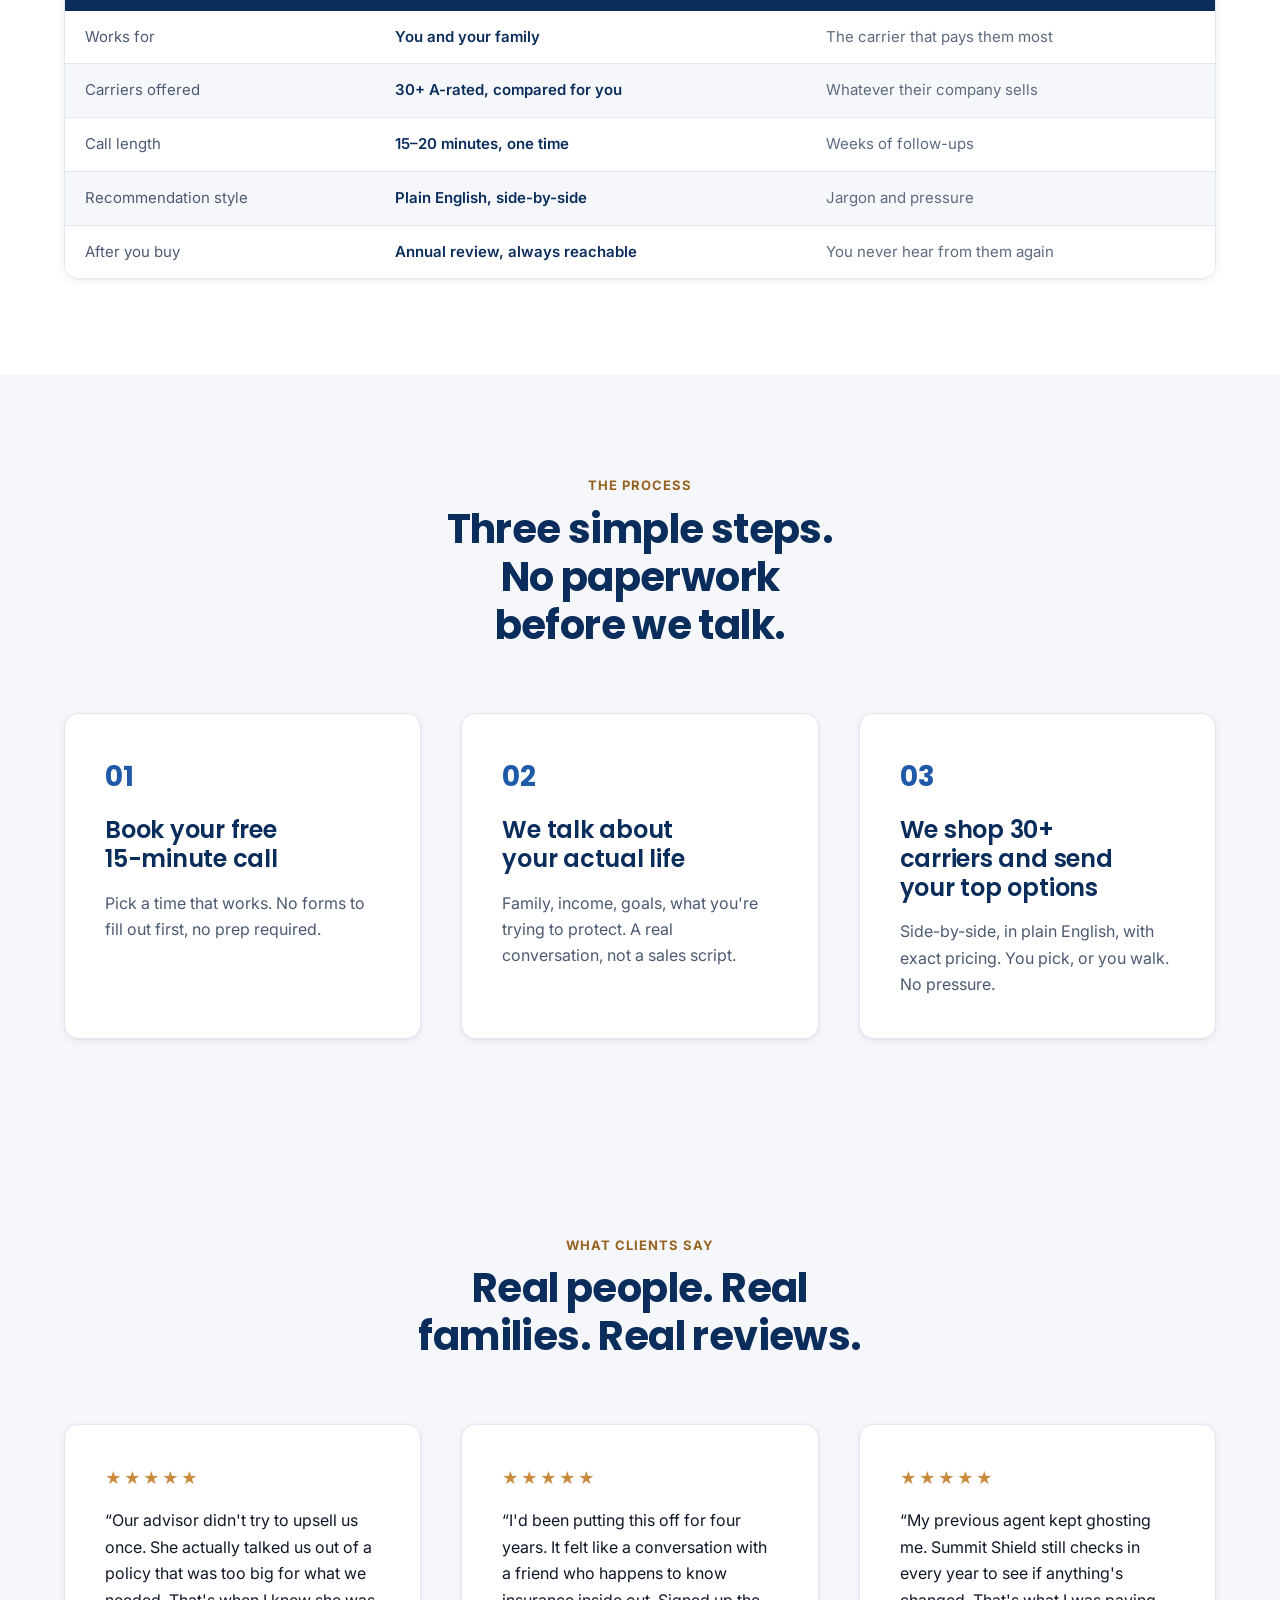
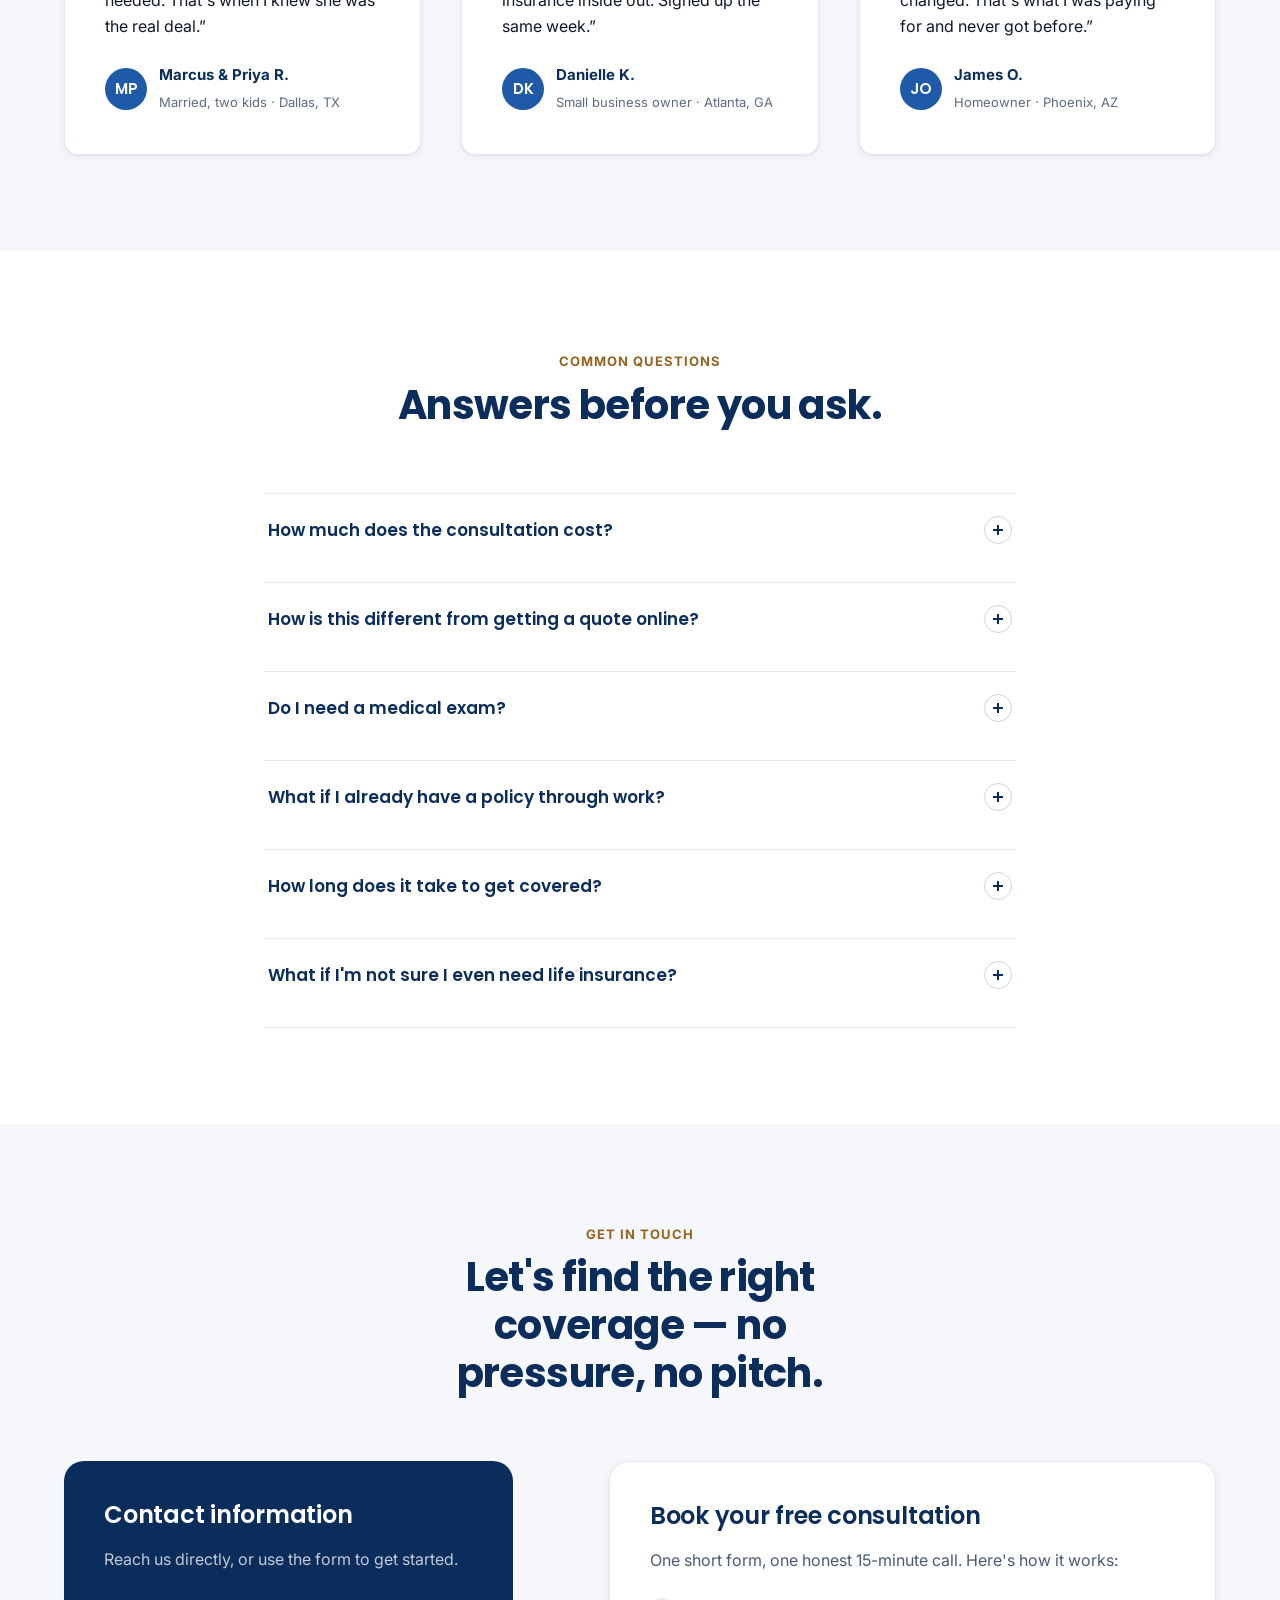
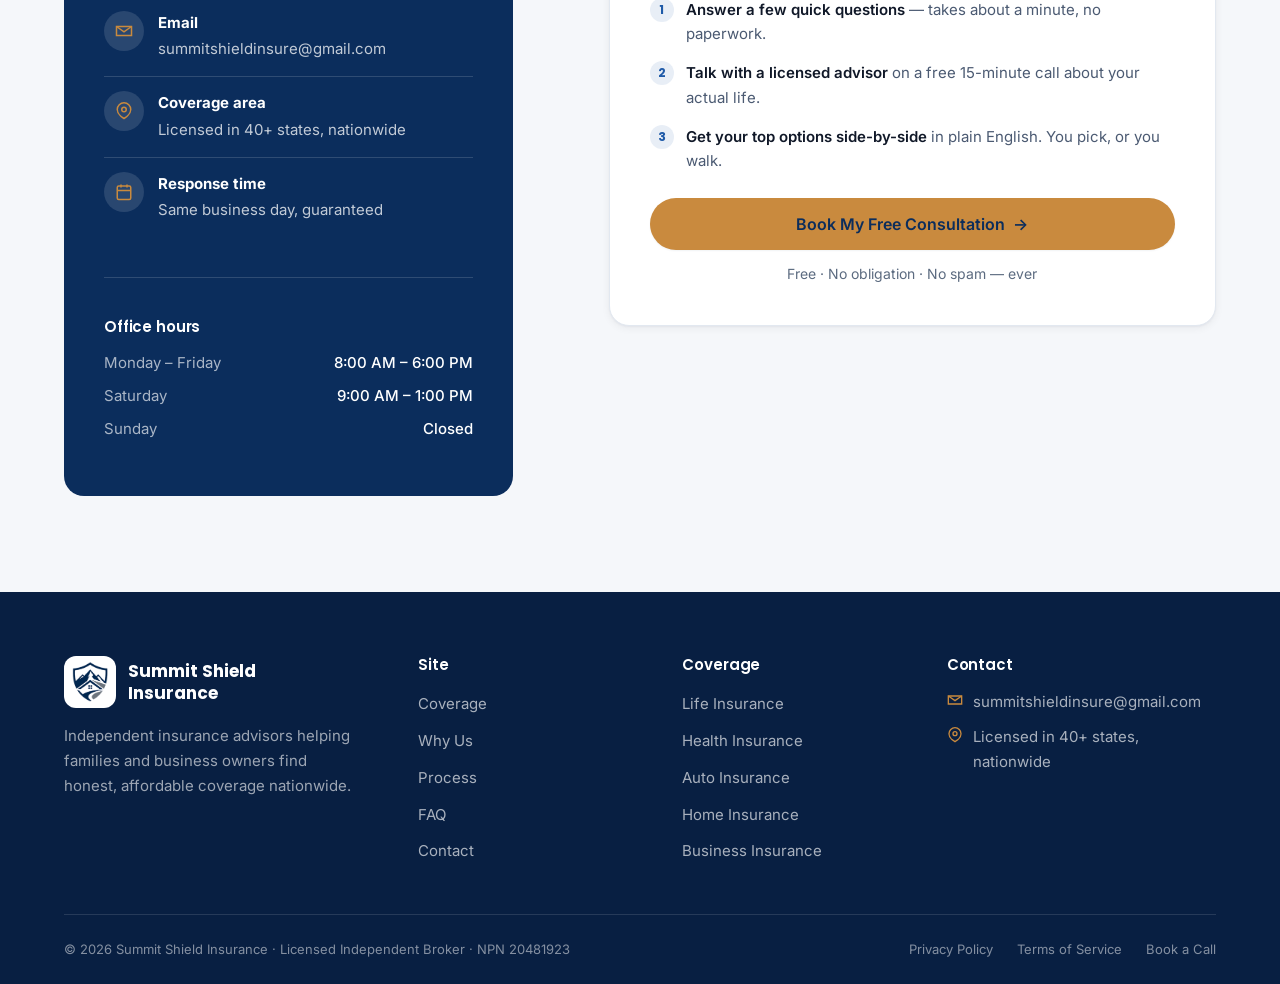
<file: contact.html>
<!DOCTYPE html>
<html lang="en">
<head>
<meta charset="UTF-8">
<meta http-equiv="refresh" content="0;url=/#contact">
<meta name="robots" content="noindex">
<title>Redirecting to Summit Shield Insurance contact</title>
<script>location.replace('/#contact');</script>
</head>
<body>
<p><a href="/#contact">Continue to Summit Shield Insurance contact</a></p>
</body>
</html>
</file>
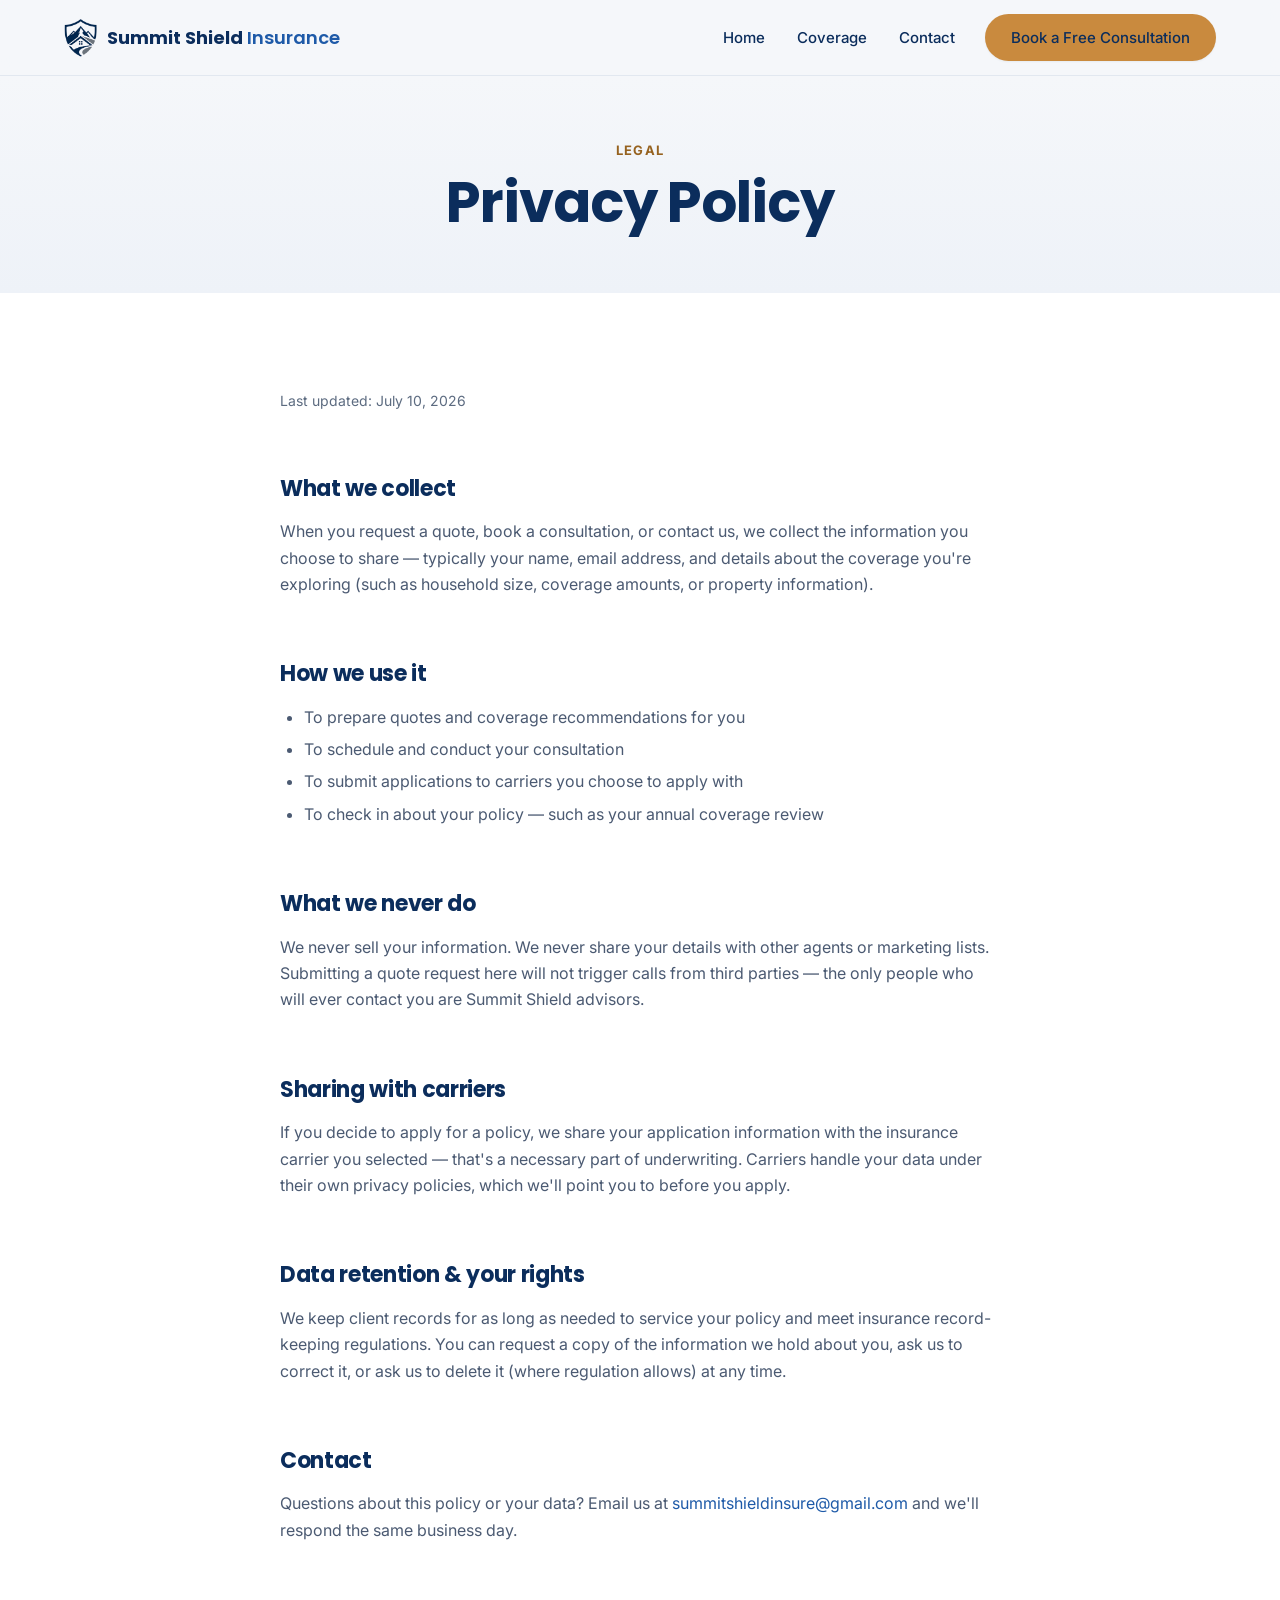
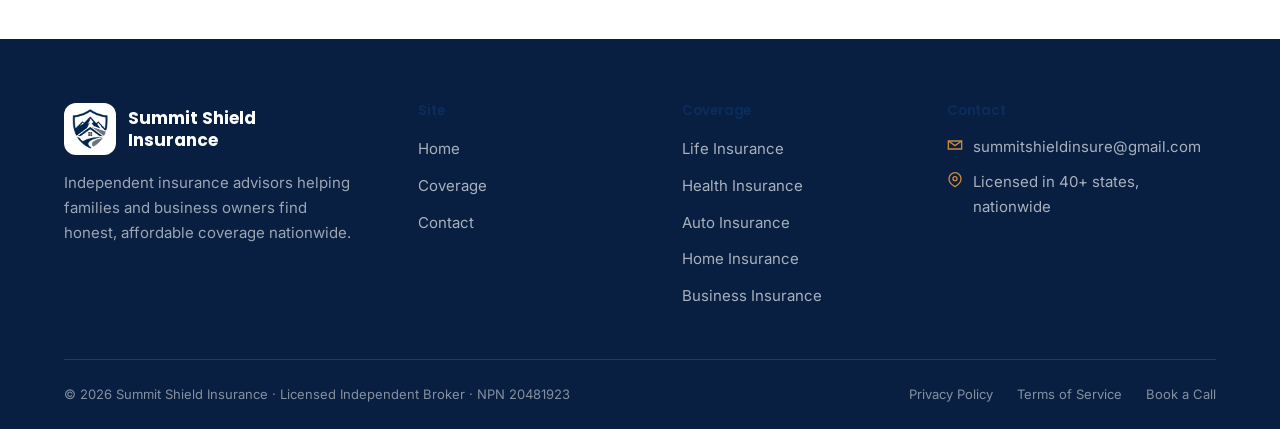
<file: privacy.html>
<!DOCTYPE html>
<html lang="en">
<head>
<meta charset="UTF-8">
<meta name="viewport" content="width=device-width, initial-scale=1.0">
<title>Privacy Policy | Summit Shield Insurance</title>
<meta name="description" content="How Summit Shield Insurance collects, uses, and protects your personal information.">
<meta name="theme-color" content="#0B2D5C">
<meta name="robots" content="noindex">

<link rel="icon" type="image/png" sizes="32x32" href="assets/img/favicon-32.png">
<link rel="apple-touch-icon" href="assets/img/apple-touch-icon.png">

<link rel="preconnect" href="https://fonts.googleapis.com">
<link rel="preconnect" href="https://fonts.gstatic.com" crossorigin>
<link href="https://fonts.googleapis.com/css2?family=Inter:wght@400;500;600;700&family=Poppins:wght@500;600;700;800&display=swap" rel="stylesheet">

<link rel="stylesheet" href="styles.css">
</head>
<body>

<a href="#main" class="skip-link">Skip to main content</a>

<header class="site-header">
  <nav class="nav" aria-label="Primary">
    <a href="index.html" class="nav-logo" aria-label="Summit Shield Insurance home">
      <img src="assets/img/shield-mark.png" alt="" class="nav-logo-mark">
      <span>Summit Shield <span style="color:var(--ss-secondary);font-weight:600;">Insurance</span></span>
    </a>

    <button class="nav-toggle" aria-expanded="false" aria-controls="primary-nav" aria-label="Toggle navigation menu">
      <span></span><span></span><span></span>
    </button>

    <ul class="nav-links" id="primary-nav">
      <li><a href="index.html">Home</a></li>
      <li><a href="index.html#coverage">Coverage</a></li>
      <li><a href="index.html#contact">Contact</a></li>
      <li class="nav-cta">
        <a href="index.html#consultation" class="btn btn--primary btn--sm">Book a Free Consultation</a>
      </li>
    </ul>
  </nav>
</header>

<main id="main">

  <section class="page-header">
    <div class="container">
      <span class="eyebrow">Legal</span>
      <h1>Privacy Policy</h1>
    </div>
  </section>

  <section class="section section--white">
    <div class="container">
      <div class="prose">
        <p class="prose-updated">Last updated: July 10, 2026</p>

        <h2>What we collect</h2>
        <p>When you request a quote, book a consultation, or contact us, we collect the information you choose to share — typically your name, email address, and details about the coverage you're exploring (such as household size, coverage amounts, or property information).</p>

        <h2>How we use it</h2>
        <ul>
          <li>To prepare quotes and coverage recommendations for you</li>
          <li>To schedule and conduct your consultation</li>
          <li>To submit applications to carriers you choose to apply with</li>
          <li>To check in about your policy — such as your annual coverage review</li>
        </ul>

        <h2>What we never do</h2>
        <p>We never sell your information. We never share your details with other agents or marketing lists. Submitting a quote request here will not trigger calls from third parties — the only people who will ever contact you are Summit Shield advisors.</p>

        <h2>Sharing with carriers</h2>
        <p>If you decide to apply for a policy, we share your application information with the insurance carrier you selected — that's a necessary part of underwriting. Carriers handle your data under their own privacy policies, which we'll point you to before you apply.</p>

        <h2>Data retention &amp; your rights</h2>
        <p>We keep client records for as long as needed to service your policy and meet insurance record-keeping regulations. You can request a copy of the information we hold about you, ask us to correct it, or ask us to delete it (where regulation allows) at any time.</p>

        <h2>Contact</h2>
        <p>Questions about this policy or your data? Email us at <a href="mailto:summitshieldinsure@gmail.com">summitshieldinsure@gmail.com</a> and we'll respond the same business day.</p>
      </div>
    </div>
  </section>

</main>

<footer class="site-footer">
  <div class="container">
    <div class="footer-grid">
      <div class="footer-brand">
        <div class="footer-lockup">
          <span class="footer-mark"><img src="assets/img/shield-mark.png" alt=""></span>
          <strong>Summit Shield<br>Insurance</strong>
        </div>
        <p>Independent insurance advisors helping families and business owners find honest, affordable coverage nationwide.</p>
      </div>
      <div class="footer-col">
        <h5>Site</h5>
        <ul>
          <li><a href="index.html">Home</a></li>
      <li><a href="index.html#coverage">Coverage</a></li>
      <li><a href="index.html#contact">Contact</a></li>
        </ul>
      </div>
      <div class="footer-col">
        <h5>Coverage</h5>
        <ul>
          <li><a href="index.html#life">Life Insurance</a></li>
          <li><a href="index.html#health">Health Insurance</a></li>
          <li><a href="index.html#auto">Auto Insurance</a></li>
          <li><a href="index.html#home">Home Insurance</a></li>
          <li><a href="index.html#business">Business Insurance</a></li>
        </ul>
      </div>
      <div class="footer-col">
        <h5>Contact</h5>
        <ul class="footer-contact">
          <li>
            <svg width="16" height="16" viewBox="0 0 24 24" fill="none" stroke="currentColor" stroke-width="2" aria-hidden="true"><path d="M22 6l-10 7L2 6"/><path d="M2 6h20v12H2z"/></svg>
            <a href="mailto:summitshieldinsure@gmail.com">summitshieldinsure@gmail.com</a>
          </li>
          <li>
            <svg width="16" height="16" viewBox="0 0 24 24" fill="none" stroke="currentColor" stroke-width="2" aria-hidden="true"><path d="M21 10c0 7-9 12-9 12s-9-5-9-12a9 9 0 0118 0z"/><circle cx="12" cy="10" r="3"/></svg>
            <span>Licensed in 40+ states, nationwide</span>
          </li>
        </ul>
      </div>
    </div>
    <div class="footer-bottom">
      <span>&copy; 2026 Summit Shield Insurance &middot; Licensed Independent Broker &middot; NPN 20481923</span>
      <div class="footer-legal">
        <a href="privacy.html">Privacy Policy</a>
        <a href="terms.html">Terms of Service</a>
        <a href="index.html#consultation">Book a Call</a>
      </div>
    </div>
  </div>
</footer>

<!-- Consultation form popup: single source of truth in assets/popup.js
     (the GHL page block loads the same file from this site's absolute URL). -->
<script src="assets/popup.js" defer></script>

<script src="script.js"></script>
</body>
</html>
</file>
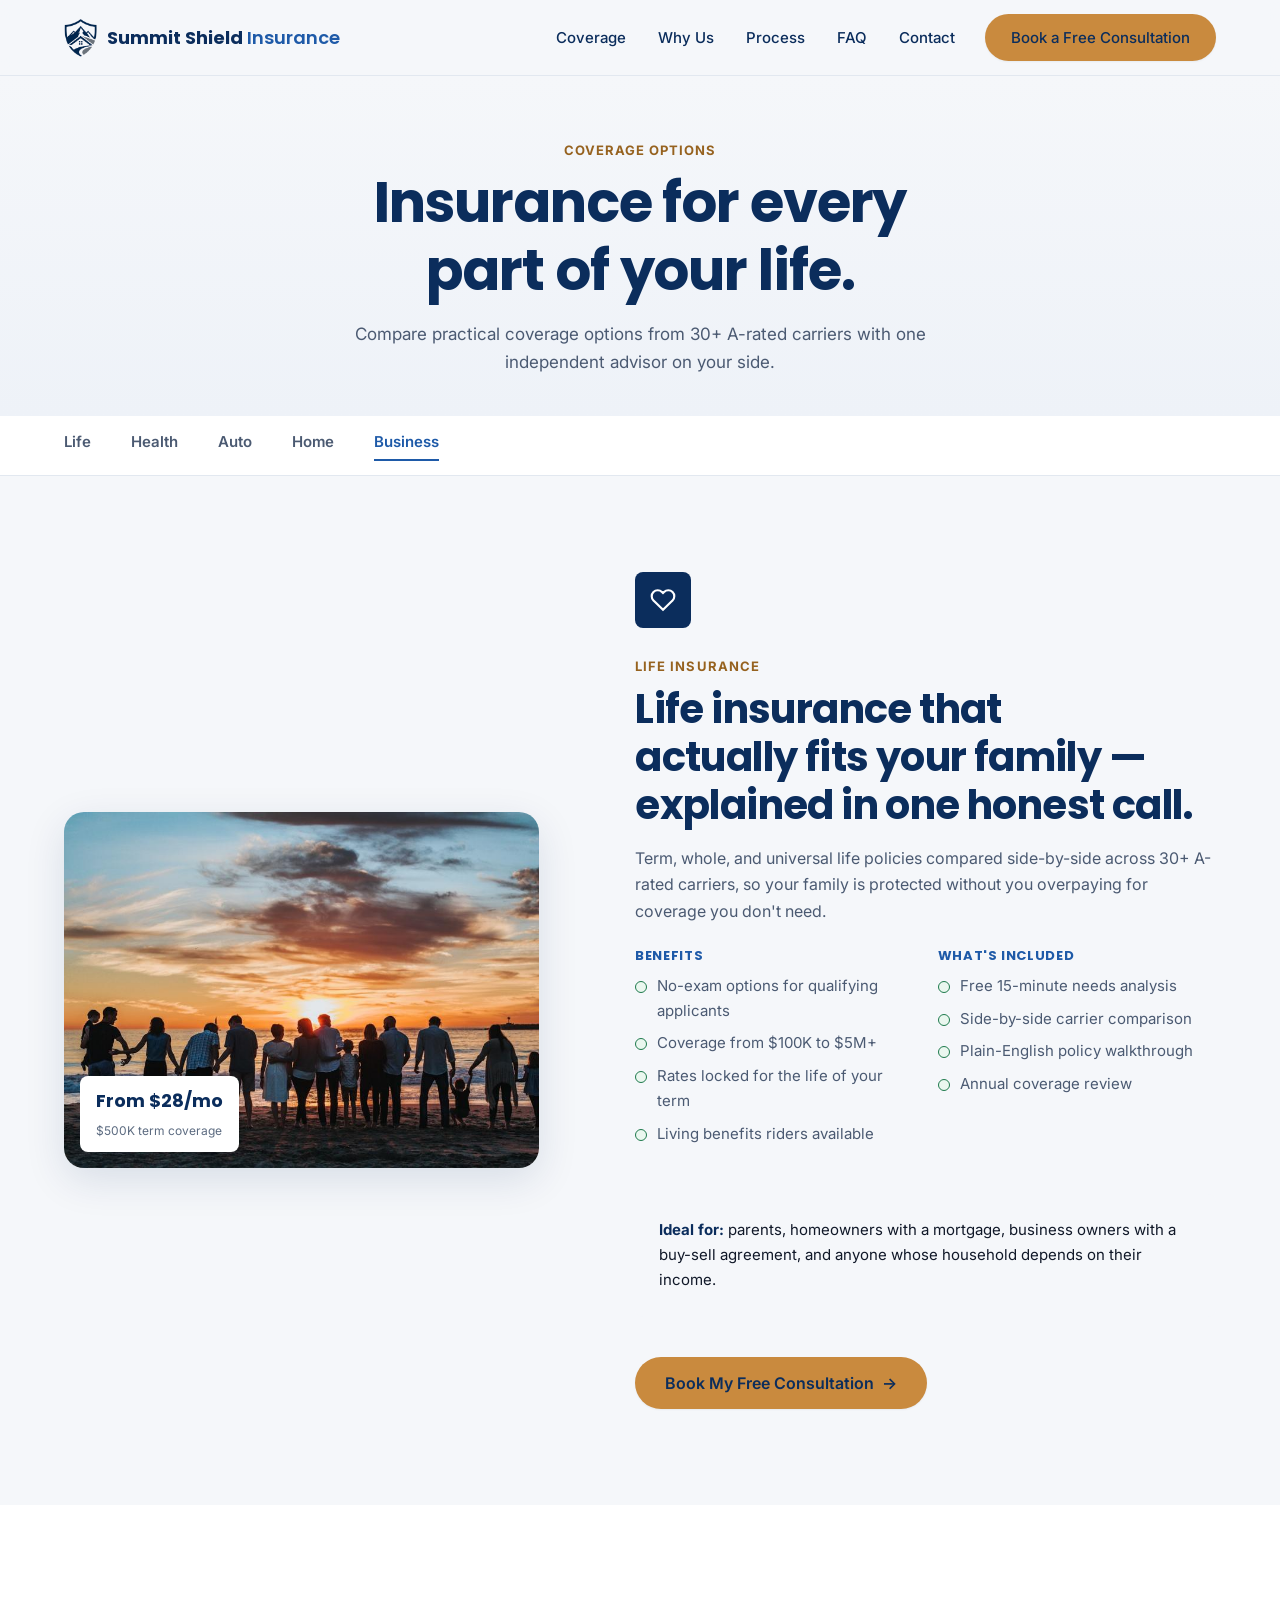
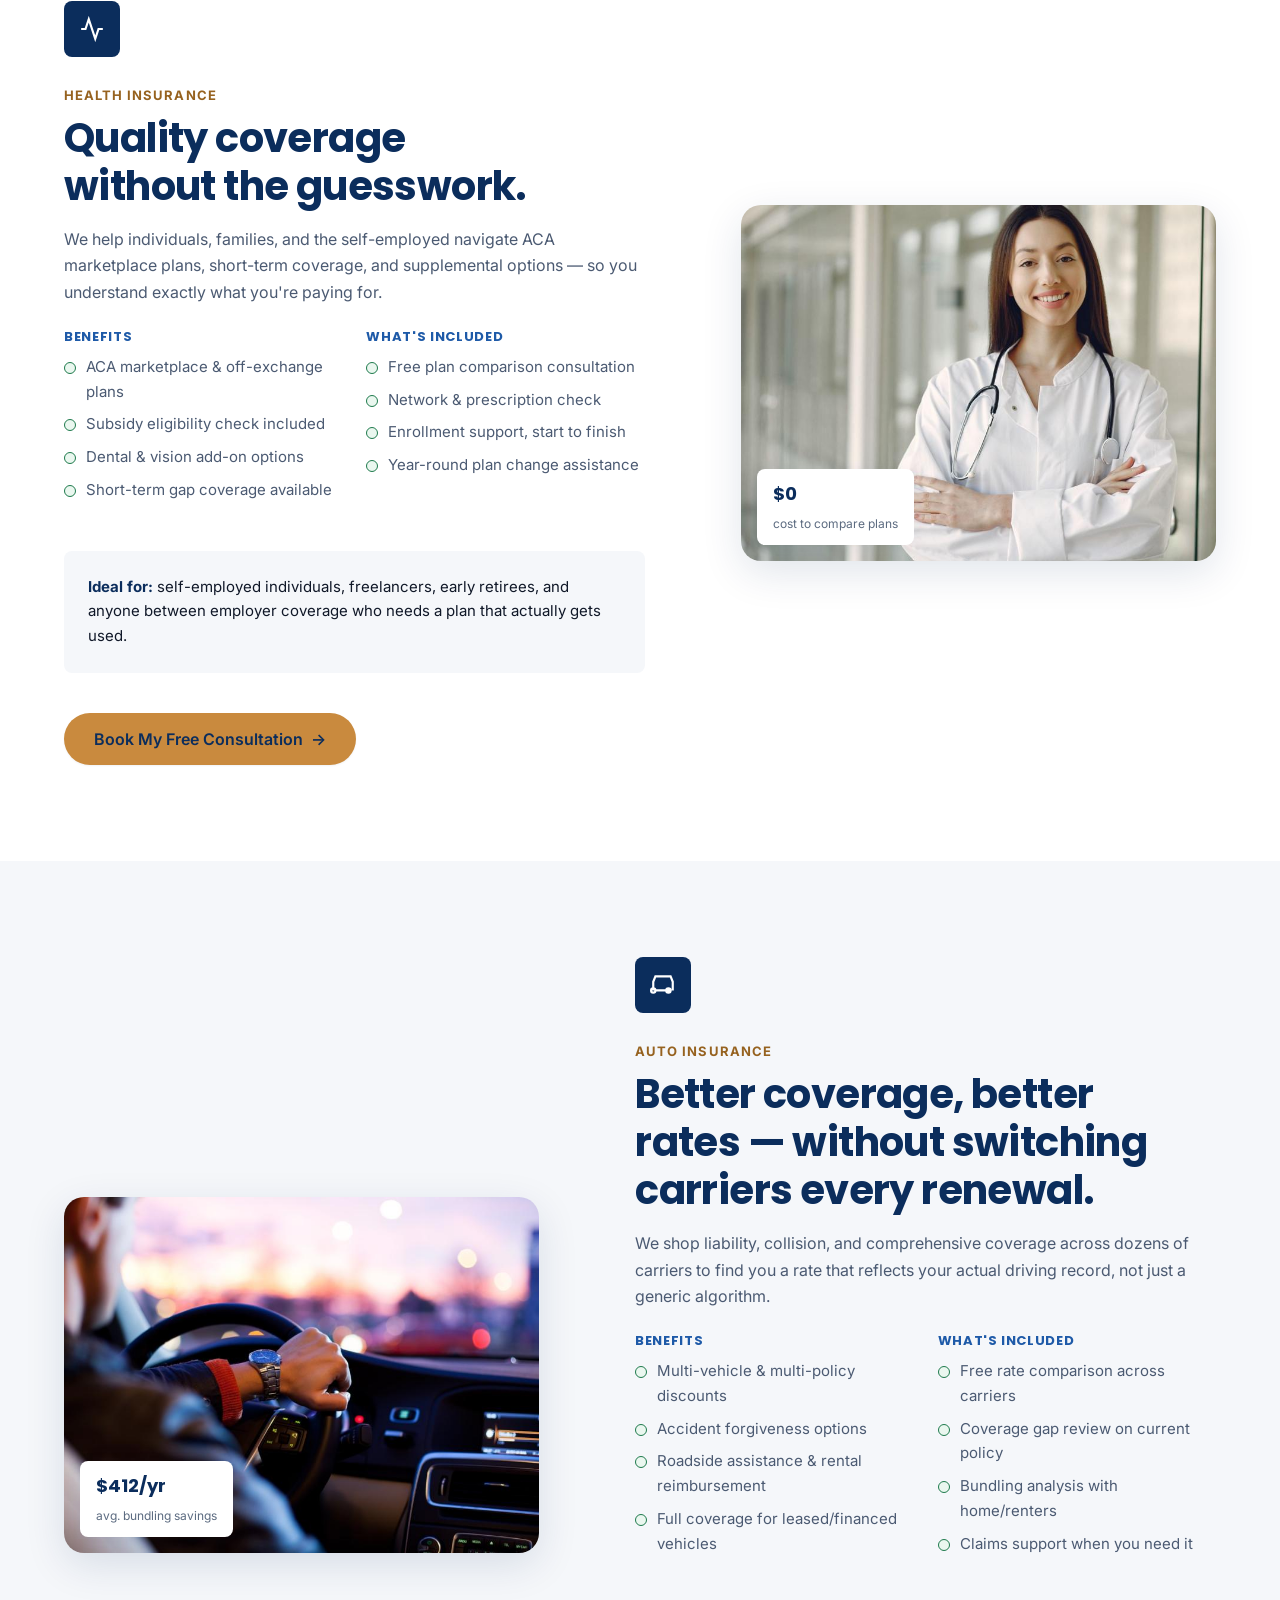
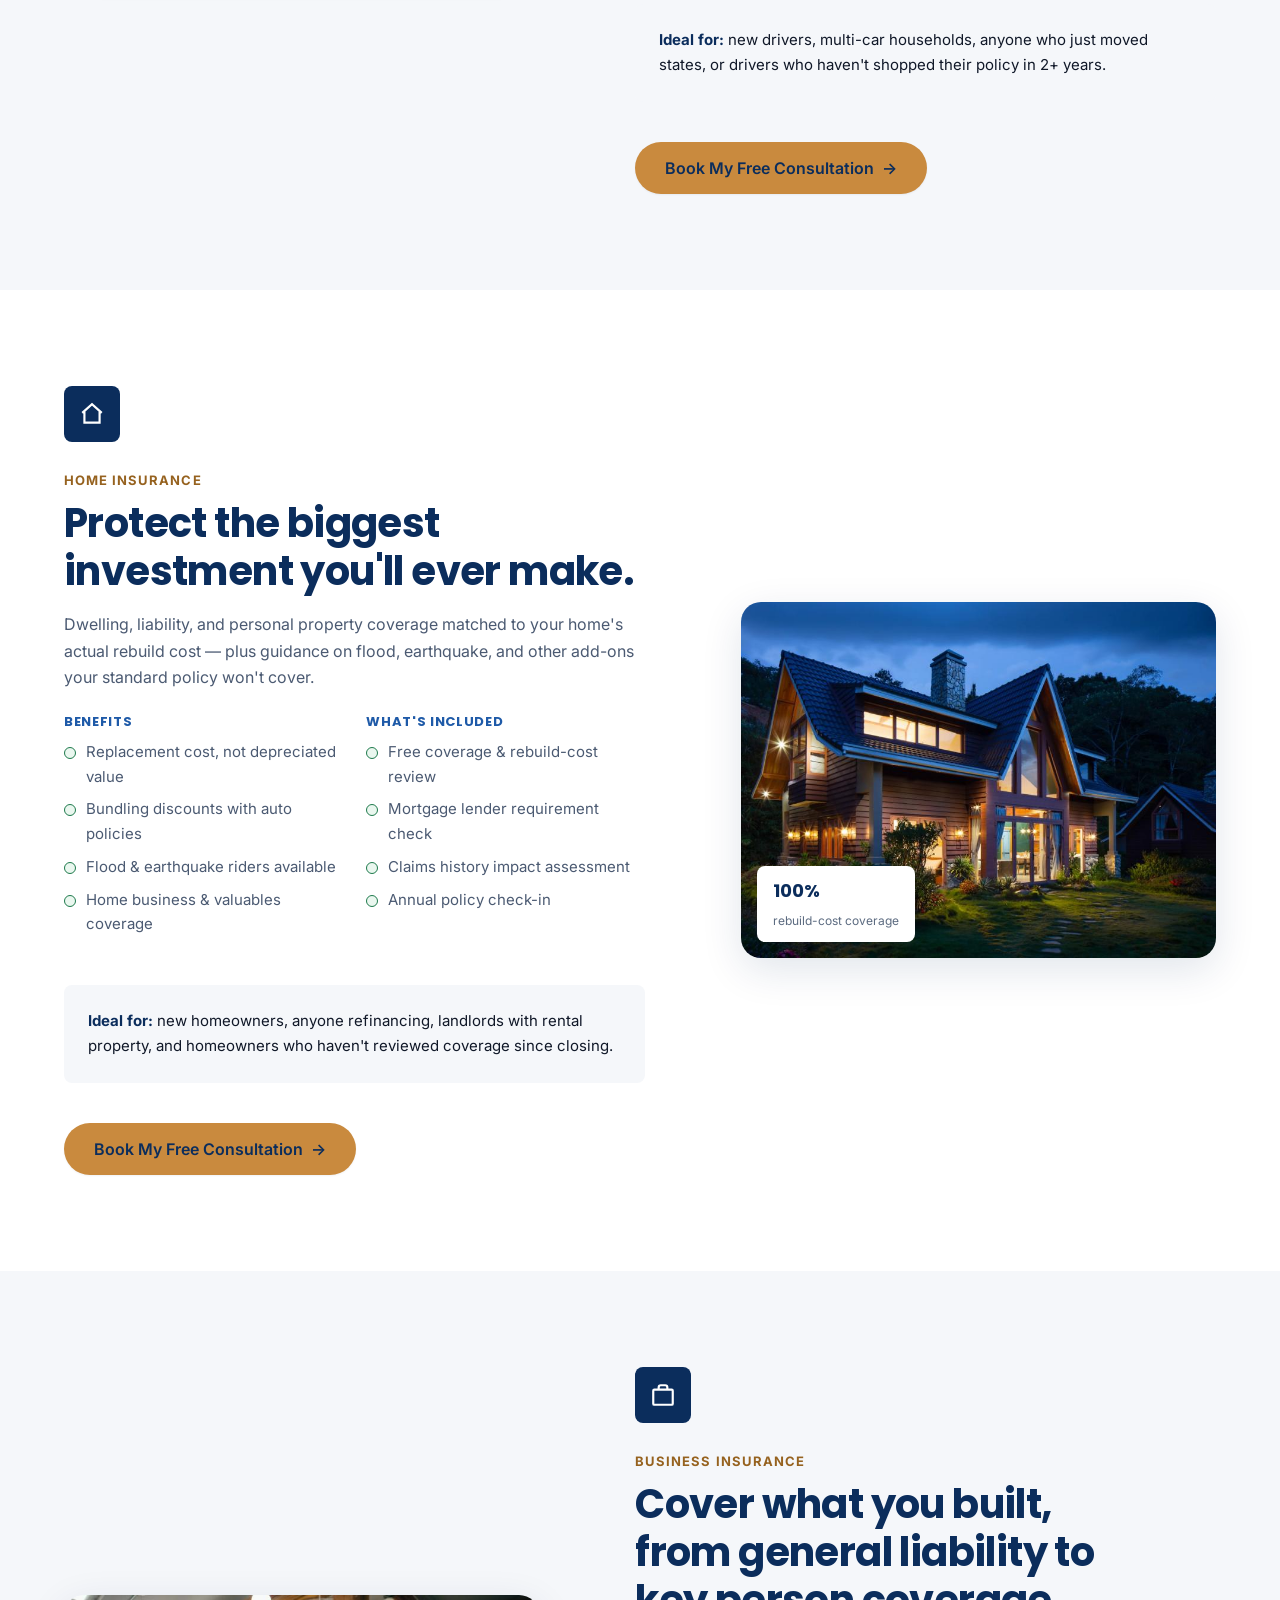
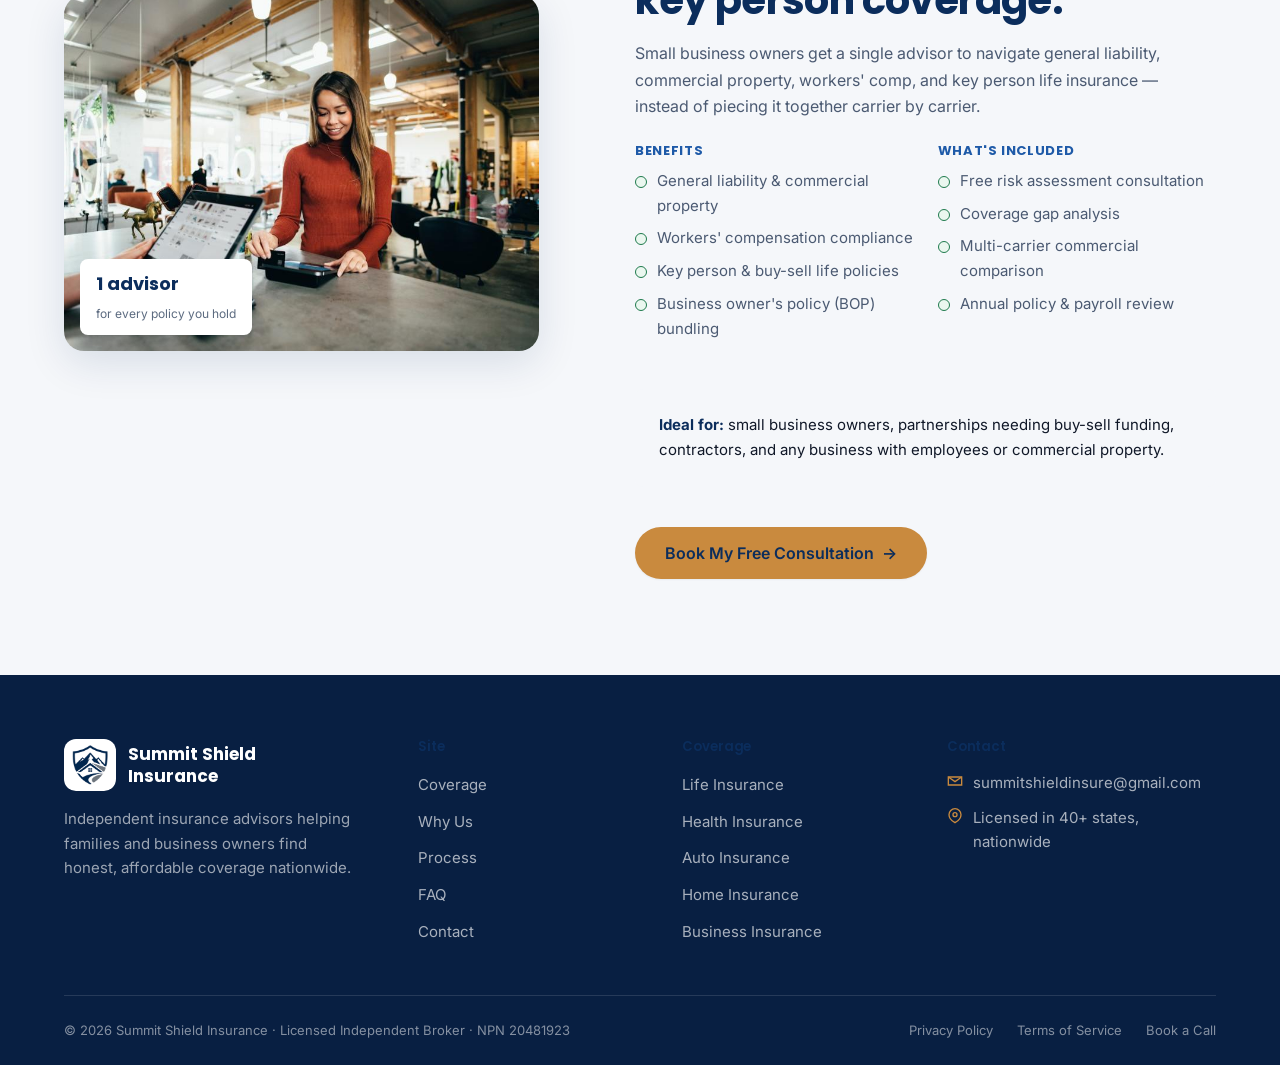
<file: services.html>
<!DOCTYPE html>
<html lang="en">
<head>
<meta charset="UTF-8">
<meta name="viewport" content="width=device-width, initial-scale=1.0">
<title>Insurance Services | Summit Shield Insurance</title>
<meta name="description" content="Compare life, health, auto, home, and business insurance options with an independent Summit Shield advisor.">
<meta name="theme-color" content="#0B2D5C">

<!-- Social sharing -->
<meta property="og:type" content="website">
<meta property="og:title" content="Summit Shield Insurance — Insurance that actually fits your life">
<meta property="og:description" content="30+ A-rated carriers compared in one honest 15-minute call. No pressure, no jargon. Book a free consultation.">
<meta property="og:url" content="https://summitshieldinsurance.netlify.app/services.html">
<meta property="og:image" content="https://summitshieldinsurance.netlify.app/assets/img/og-image.png">
<meta name="twitter:card" content="summary_large_image">

<!-- Favicons -->
<link rel="icon" type="image/png" sizes="32x32" href="assets/img/favicon-32.png">
<link rel="apple-touch-icon" href="assets/img/apple-touch-icon.png">

<!-- Fonts (GHL note: if pasting into GHL, move these two preconnects + the
     stylesheet link into Site Settings > Custom Code > Header) -->
<link rel="preconnect" href="https://fonts.googleapis.com">
<link rel="preconnect" href="https://fonts.gstatic.com" crossorigin>
<link href="https://fonts.googleapis.com/css2?family=Inter:wght@400;500;600;700&family=Poppins:wght@500;600;700;800&display=swap" rel="stylesheet">

<link rel="stylesheet" href="styles.css">
</head>
<body>

<a href="#main" class="skip-link">Skip to main content</a>

<!-- ============================================================
     HEADER / NAVIGATION (anchor links — single-page site)
     ============================================================ -->
<header class="site-header">
  <nav class="nav" aria-label="Primary">
    <a href="index.html" class="nav-logo" aria-label="Summit Shield Insurance home">
      <img src="assets/img/shield-mark.png" alt="" class="nav-logo-mark">
      <span>Summit Shield <span style="color:var(--ss-secondary);font-weight:600;">Insurance</span></span>
    </a>

    <button class="nav-toggle" aria-expanded="false" aria-controls="primary-nav" aria-label="Toggle navigation menu">
      <span></span><span></span><span></span>
    </button>

    <ul class="nav-links" id="primary-nav">
      <li><a href="index.html#coverage">Coverage</a></li>
      <li><a href="index.html#why-us">Why Us</a></li>
      <li><a href="index.html#process">Process</a></li>
      <li><a href="index.html#faq">FAQ</a></li>
      <li><a href="index.html#contact">Contact</a></li>
      <li class="nav-cta">
        <a href="index.html#consultation" class="btn btn--primary btn--sm">Book a Free Consultation</a>
      </li>
    </ul>
  </nav>
</header>

<main id="main">
  <section class="page-header">
    <div class="container container--narrow">
      <span class="eyebrow">Coverage Options</span>
      <h1>Insurance for every part of your life.</h1>
      <p>Compare practical coverage options from 30+ A-rated carriers with one independent advisor on your side.</p>
    </div>
  </section>

  <nav class="anchor-nav" aria-label="Coverage sections">
    <div class="anchor-nav-inner">
      <a href="#life">Life</a>
      <a href="#health">Health</a>
      <a href="#auto">Auto</a>
      <a href="#home">Home</a>
      <a href="#business">Business</a>
    </div>
  </nav>


  <!-- ============================================================
       1. LIFE INSURANCE
       ============================================================ -->
  <section class="service-block" id="life" aria-labelledby="life-heading">
    <div class="container service-block-inner">
      <div class="service-media">
        <img src="assets/img/service-life.jpg"
          srcset="assets/img/service-life-480.jpg 480w, assets/img/service-life-800.jpg 800w, assets/img/service-life.jpg 1200w"
          sizes="(max-width: 900px) 100vw, 42vw"
          alt="A multi-generation family standing together on the beach at sunset" width="1200" height="900" loading="lazy" decoding="async">
        <div class="service-stat-chip"><strong>From $28/mo</strong><span>$500K term coverage</span></div>
      </div>
      <div class="service-copy">
        <div class="service-icon-badge">
          <svg width="26" height="26" viewBox="0 0 24 24" fill="none" stroke="currentColor" stroke-width="2" aria-hidden="true"><path d="M20.8 4.6a5.5 5.5 0 00-7.8 0L12 5.6l-1-1a5.5 5.5 0 10-7.8 7.8l1 1L12 21l7.8-7.6 1-1a5.5 5.5 0 000-7.8z"/></svg>
        </div>
        <span class="eyebrow">Life Insurance</span>
        <h2 id="life-heading">Life insurance that actually fits your family — explained in one honest call.</h2>
        <p>Term, whole, and universal life policies compared side-by-side across 30+ A-rated carriers, so your family is protected without you overpaying for coverage you don't need.</p>

        <div class="service-meta-grid">
          <div>
            <h5>Benefits</h5>
            <ul>
              <li>No-exam options for qualifying applicants</li>
              <li>Coverage from $100K to $5M+</li>
              <li>Rates locked for the life of your term</li>
              <li>Living benefits riders available</li>
            </ul>
          </div>
          <div>
            <h5>What's included</h5>
            <ul>
              <li>Free 15-minute needs analysis</li>
              <li>Side-by-side carrier comparison</li>
              <li>Plain-English policy walkthrough</li>
              <li>Annual coverage review</li>
            </ul>
          </div>
        </div>

        <div class="service-ideal-for">
          <strong>Ideal for:</strong> parents, homeowners with a mortgage, business owners with a buy-sell agreement, and anyone whose household depends on their income.
        </div>

        <a href="index.html#consultation" class="btn btn--primary">Book My Free Consultation <span class="btn-arrow" aria-hidden="true">&rarr;</span></a>
      </div>
    </div>
  </section>


  <!-- ============================================================
       2. HEALTH INSURANCE
       ============================================================ -->
  <section class="service-block service-block--alt is-reversed" id="health" aria-labelledby="health-heading">
    <div class="container service-block-inner">
      <div class="service-media">
        <img src="assets/img/service-health.jpg"
          srcset="assets/img/service-health-480.jpg 480w, assets/img/service-health-800.jpg 800w, assets/img/service-health.jpg 1200w"
          sizes="(max-width: 900px) 100vw, 42vw"
          alt="A smiling doctor with a stethoscope in a bright clinic hallway" width="1200" height="900" loading="lazy" decoding="async">
        <div class="service-stat-chip"><strong>$0</strong><span>cost to compare plans</span></div>
      </div>
      <div class="service-copy">
        <div class="service-icon-badge">
          <svg width="26" height="26" viewBox="0 0 24 24" fill="none" stroke="currentColor" stroke-width="2" aria-hidden="true"><path d="M22 12h-4l-3 9L9 3l-3 9H2"/></svg>
        </div>
        <span class="eyebrow">Health Insurance</span>
        <h2 id="health-heading">Quality coverage without the guesswork.</h2>
        <p>We help individuals, families, and the self-employed navigate ACA marketplace plans, short-term coverage, and supplemental options — so you understand exactly what you're paying for.</p>

        <div class="service-meta-grid">
          <div>
            <h5>Benefits</h5>
            <ul>
              <li>ACA marketplace &amp; off-exchange plans</li>
              <li>Subsidy eligibility check included</li>
              <li>Dental &amp; vision add-on options</li>
              <li>Short-term gap coverage available</li>
            </ul>
          </div>
          <div>
            <h5>What's included</h5>
            <ul>
              <li>Free plan comparison consultation</li>
              <li>Network &amp; prescription check</li>
              <li>Enrollment support, start to finish</li>
              <li>Year-round plan change assistance</li>
            </ul>
          </div>
        </div>

        <div class="service-ideal-for">
          <strong>Ideal for:</strong> self-employed individuals, freelancers, early retirees, and anyone between employer coverage who needs a plan that actually gets used.
        </div>

        <a href="index.html#consultation" class="btn btn--primary">Book My Free Consultation <span class="btn-arrow" aria-hidden="true">&rarr;</span></a>
      </div>
    </div>
  </section>


  <!-- ============================================================
       3. AUTO INSURANCE
       ============================================================ -->
  <section class="service-block" id="auto" aria-labelledby="auto-heading">
    <div class="container service-block-inner">
      <div class="service-media">
        <img src="assets/img/service-auto.jpg"
          srcset="assets/img/service-auto-480.jpg 480w, assets/img/service-auto-800.jpg 800w, assets/img/service-auto.jpg 1200w"
          sizes="(max-width: 900px) 100vw, 42vw"
          alt="A driver's hands on the steering wheel at dusk" width="1200" height="900" loading="lazy" decoding="async">
        <div class="service-stat-chip"><strong>$412/yr</strong><span>avg. bundling savings</span></div>
      </div>
      <div class="service-copy">
        <div class="service-icon-badge">
          <svg width="26" height="26" viewBox="0 0 24 24" fill="none" stroke="currentColor" stroke-width="2" aria-hidden="true"><path d="M5 17h14M5 17a2 2 0 11-4 0 2 2 0 014 0zm14 0a2 2 0 11-4 0 2 2 0 014 0zM3 17V9l2-5h14l2 5v8"/></svg>
        </div>
        <span class="eyebrow">Auto Insurance</span>
        <h2 id="auto-heading">Better coverage, better rates — without switching carriers every renewal.</h2>
        <p>We shop liability, collision, and comprehensive coverage across dozens of carriers to find you a rate that reflects your actual driving record, not just a generic algorithm.</p>

        <div class="service-meta-grid">
          <div>
            <h5>Benefits</h5>
            <ul>
              <li>Multi-vehicle &amp; multi-policy discounts</li>
              <li>Accident forgiveness options</li>
              <li>Roadside assistance &amp; rental reimbursement</li>
              <li>Full coverage for leased/financed vehicles</li>
            </ul>
          </div>
          <div>
            <h5>What's included</h5>
            <ul>
              <li>Free rate comparison across carriers</li>
              <li>Coverage gap review on current policy</li>
              <li>Bundling analysis with home/renters</li>
              <li>Claims support when you need it</li>
            </ul>
          </div>
        </div>

        <div class="service-ideal-for">
          <strong>Ideal for:</strong> new drivers, multi-car households, anyone who just moved states, or drivers who haven't shopped their policy in 2+ years.
        </div>

        <a href="index.html#consultation" class="btn btn--primary">Book My Free Consultation <span class="btn-arrow" aria-hidden="true">&rarr;</span></a>
      </div>
    </div>
  </section>


  <!-- ============================================================
       4. HOME INSURANCE
       ============================================================ -->
  <section class="service-block service-block--alt is-reversed" id="home" aria-labelledby="home-heading">
    <div class="container service-block-inner">
      <div class="service-media">
        <img src="assets/img/service-home.jpg"
          srcset="assets/img/service-home-480.jpg 480w, assets/img/service-home-800.jpg 800w, assets/img/service-home.jpg 1200w"
          sizes="(max-width: 900px) 100vw, 42vw"
          alt="A warmly lit family home at dusk" width="1200" height="900" loading="lazy" decoding="async">
        <div class="service-stat-chip"><strong>100%</strong><span>rebuild-cost coverage</span></div>
      </div>
      <div class="service-copy">
        <div class="service-icon-badge">
          <svg width="26" height="26" viewBox="0 0 24 24" fill="none" stroke="currentColor" stroke-width="2" aria-hidden="true"><path d="M3 11l9-8 9 8M5 10v10h14V10"/></svg>
        </div>
        <span class="eyebrow">Home Insurance</span>
        <h2 id="home-heading">Protect the biggest investment you'll ever make.</h2>
        <p>Dwelling, liability, and personal property coverage matched to your home's actual rebuild cost — plus guidance on flood, earthquake, and other add-ons your standard policy won't cover.</p>

        <div class="service-meta-grid">
          <div>
            <h5>Benefits</h5>
            <ul>
              <li>Replacement cost, not depreciated value</li>
              <li>Bundling discounts with auto policies</li>
              <li>Flood &amp; earthquake riders available</li>
              <li>Home business &amp; valuables coverage</li>
            </ul>
          </div>
          <div>
            <h5>What's included</h5>
            <ul>
              <li>Free coverage &amp; rebuild-cost review</li>
              <li>Mortgage lender requirement check</li>
              <li>Claims history impact assessment</li>
              <li>Annual policy check-in</li>
            </ul>
          </div>
        </div>

        <div class="service-ideal-for">
          <strong>Ideal for:</strong> new homeowners, anyone refinancing, landlords with rental property, and homeowners who haven't reviewed coverage since closing.
        </div>

        <a href="index.html#consultation" class="btn btn--primary">Book My Free Consultation <span class="btn-arrow" aria-hidden="true">&rarr;</span></a>
      </div>
    </div>
  </section>


  <!-- ============================================================
       5. BUSINESS INSURANCE
       ============================================================ -->
  <section class="service-block" id="business" aria-labelledby="business-heading">
    <div class="container service-block-inner">
      <div class="service-media">
        <img src="assets/img/service-business.jpg"
          srcset="assets/img/service-business-480.jpg 480w, assets/img/service-business-800.jpg 800w, assets/img/service-business.jpg 1200w"
          sizes="(max-width: 900px) 100vw, 42vw"
          alt="A small business owner taking a card payment at her shop counter" width="1200" height="900" loading="lazy" decoding="async">
        <div class="service-stat-chip"><strong>1 advisor</strong><span>for every policy you hold</span></div>
      </div>
      <div class="service-copy">
        <div class="service-icon-badge">
          <svg width="26" height="26" viewBox="0 0 24 24" fill="none" stroke="currentColor" stroke-width="2" aria-hidden="true"><rect x="3" y="7" width="18" height="14" rx="1"/><path d="M8 7V5a2 2 0 012-2h4a2 2 0 012 2v2"/></svg>
        </div>
        <span class="eyebrow">Business Insurance</span>
        <h2 id="business-heading">Cover what you built, from general liability to key person coverage.</h2>
        <p>Small business owners get a single advisor to navigate general liability, commercial property, workers' comp, and key person life insurance — instead of piecing it together carrier by carrier.</p>

        <div class="service-meta-grid">
          <div>
            <h5>Benefits</h5>
            <ul>
              <li>General liability &amp; commercial property</li>
              <li>Workers' compensation compliance</li>
              <li>Key person &amp; buy-sell life policies</li>
              <li>Business owner's policy (BOP) bundling</li>
            </ul>
          </div>
          <div>
            <h5>What's included</h5>
            <ul>
              <li>Free risk assessment consultation</li>
              <li>Coverage gap analysis</li>
              <li>Multi-carrier commercial comparison</li>
              <li>Annual policy &amp; payroll review</li>
            </ul>
          </div>
        </div>

        <div class="service-ideal-for">
          <strong>Ideal for:</strong> small business owners, partnerships needing buy-sell funding, contractors, and any business with employees or commercial property.
        </div>

        <a href="index.html#consultation" class="btn btn--primary">Book My Free Consultation <span class="btn-arrow" aria-hidden="true">&rarr;</span></a>
      </div>
    </div>
  </section>
</main>

<!-- ============================================================
     FOOTER
     ============================================================ -->
<footer class="site-footer">
  <div class="container">
    <div class="footer-grid">
      <div class="footer-brand">
        <div class="footer-lockup">
          <span class="footer-mark"><img src="assets/img/shield-mark.png" alt=""></span>
          <strong>Summit Shield<br>Insurance</strong>
        </div>
        <p>Independent insurance advisors helping families and business owners find honest, affordable coverage nationwide.</p>
      </div>
      <div class="footer-col">
        <h5>Site</h5>
        <ul>
          <li><a href="index.html#coverage">Coverage</a></li>
          <li><a href="index.html#why-us">Why Us</a></li>
          <li><a href="index.html#process">Process</a></li>
          <li><a href="index.html#faq">FAQ</a></li>
          <li><a href="index.html#contact">Contact</a></li>
        </ul>
      </div>
      <div class="footer-col">
        <h5>Coverage</h5>
        <ul>
          <li><a href="#life">Life Insurance</a></li>
          <li><a href="#health">Health Insurance</a></li>
          <li><a href="#auto">Auto Insurance</a></li>
          <li><a href="#home">Home Insurance</a></li>
          <li><a href="#business">Business Insurance</a></li>
        </ul>
      </div>
      <div class="footer-col">
        <h5>Contact</h5>
        <ul class="footer-contact">
          <li>
            <svg width="16" height="16" viewBox="0 0 24 24" fill="none" stroke="currentColor" stroke-width="2" aria-hidden="true"><path d="M22 6l-10 7L2 6"/><path d="M2 6h20v12H2z"/></svg>
            <a href="mailto:summitshieldinsure@gmail.com">summitshieldinsure@gmail.com</a>
          </li>
          <li>
            <svg width="16" height="16" viewBox="0 0 24 24" fill="none" stroke="currentColor" stroke-width="2" aria-hidden="true"><path d="M21 10c0 7-9 12-9 12s-9-5-9-12a9 9 0 0118 0z"/><circle cx="12" cy="10" r="3"/></svg>
            <span>Licensed in 40+ states, nationwide</span>
          </li>
        </ul>
      </div>
    </div>
    <div class="footer-bottom">
      <span>&copy; 2026 Summit Shield Insurance &middot; Licensed Independent Broker &middot; NPN 20481923</span>
      <div class="footer-legal">
        <a href="privacy.html">Privacy Policy</a>
        <a href="terms.html">Terms of Service</a>
        <a href="index.html#consultation">Book a Call</a>
      </div>
    </div>
  </div>
</footer>

<!-- Consultation form popup: single source of truth in assets/popup.js
     (the GHL page block loads the same file from this site's absolute URL). -->
<script src="assets/popup.js" defer></script>

<script src="script.js"></script>
</body>
</html>
</file>
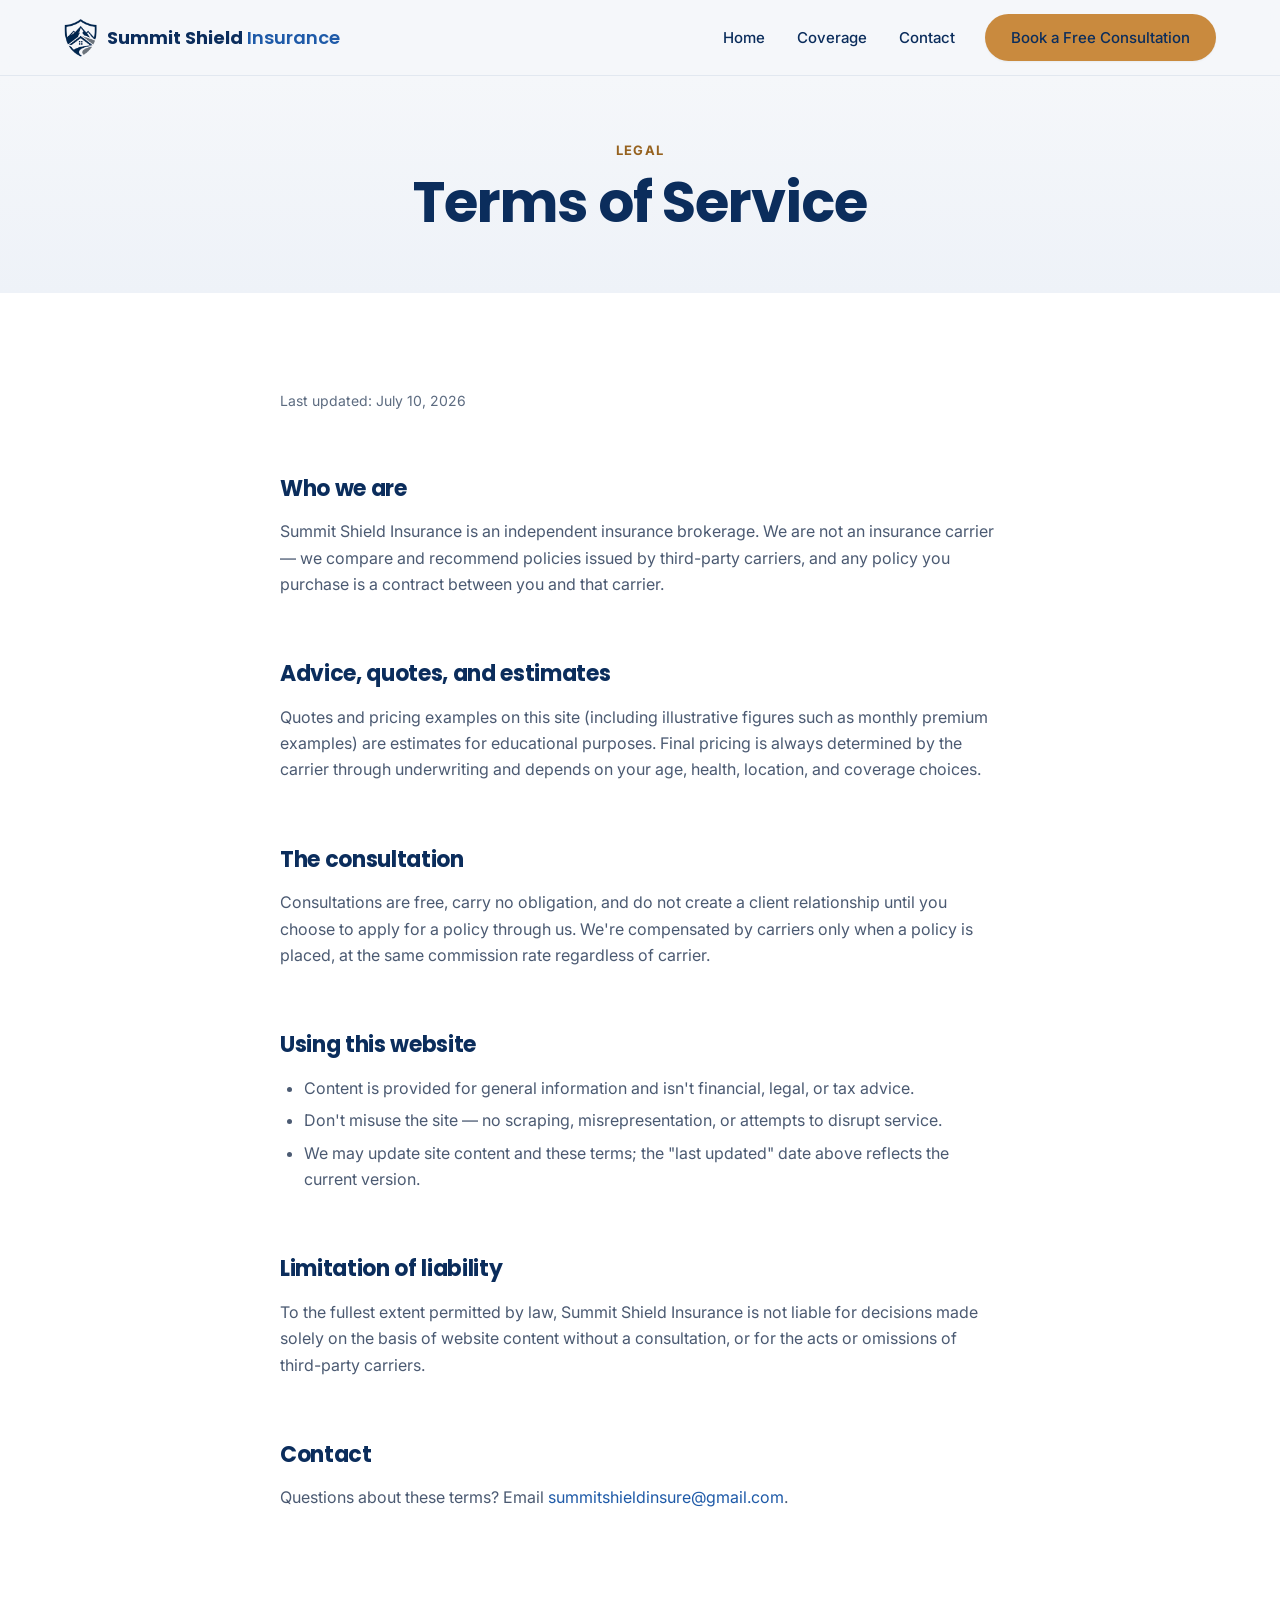
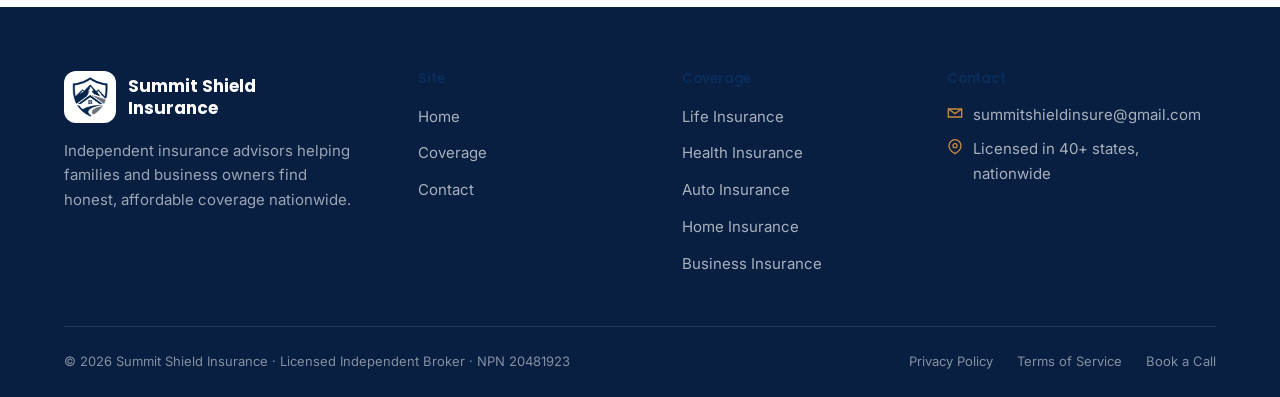
<file: terms.html>
<!DOCTYPE html>
<html lang="en">
<head>
<meta charset="UTF-8">
<meta name="viewport" content="width=device-width, initial-scale=1.0">
<title>Terms of Service | Summit Shield Insurance</title>
<meta name="description" content="Terms of service for the Summit Shield Insurance website and advisory services.">
<meta name="theme-color" content="#0B2D5C">
<meta name="robots" content="noindex">

<link rel="icon" type="image/png" sizes="32x32" href="assets/img/favicon-32.png">
<link rel="apple-touch-icon" href="assets/img/apple-touch-icon.png">

<link rel="preconnect" href="https://fonts.googleapis.com">
<link rel="preconnect" href="https://fonts.gstatic.com" crossorigin>
<link href="https://fonts.googleapis.com/css2?family=Inter:wght@400;500;600;700&family=Poppins:wght@500;600;700;800&display=swap" rel="stylesheet">

<link rel="stylesheet" href="styles.css">
</head>
<body>

<a href="#main" class="skip-link">Skip to main content</a>

<header class="site-header">
  <nav class="nav" aria-label="Primary">
    <a href="index.html" class="nav-logo" aria-label="Summit Shield Insurance home">
      <img src="assets/img/shield-mark.png" alt="" class="nav-logo-mark">
      <span>Summit Shield <span style="color:var(--ss-secondary);font-weight:600;">Insurance</span></span>
    </a>

    <button class="nav-toggle" aria-expanded="false" aria-controls="primary-nav" aria-label="Toggle navigation menu">
      <span></span><span></span><span></span>
    </button>

    <ul class="nav-links" id="primary-nav">
      <li><a href="index.html">Home</a></li>
      <li><a href="index.html#coverage">Coverage</a></li>
      <li><a href="index.html#contact">Contact</a></li>
      <li class="nav-cta">
        <a href="index.html#consultation" class="btn btn--primary btn--sm">Book a Free Consultation</a>
      </li>
    </ul>
  </nav>
</header>

<main id="main">

  <section class="page-header">
    <div class="container">
      <span class="eyebrow">Legal</span>
      <h1>Terms of Service</h1>
    </div>
  </section>

  <section class="section section--white">
    <div class="container">
      <div class="prose">
        <p class="prose-updated">Last updated: July 10, 2026</p>

        <h2>Who we are</h2>
        <p>Summit Shield Insurance is an independent insurance brokerage. We are not an insurance carrier — we compare and recommend policies issued by third-party carriers, and any policy you purchase is a contract between you and that carrier.</p>

        <h2>Advice, quotes, and estimates</h2>
        <p>Quotes and pricing examples on this site (including illustrative figures such as monthly premium examples) are estimates for educational purposes. Final pricing is always determined by the carrier through underwriting and depends on your age, health, location, and coverage choices.</p>

        <h2>The consultation</h2>
        <p>Consultations are free, carry no obligation, and do not create a client relationship until you choose to apply for a policy through us. We're compensated by carriers only when a policy is placed, at the same commission rate regardless of carrier.</p>

        <h2>Using this website</h2>
        <ul>
          <li>Content is provided for general information and isn't financial, legal, or tax advice.</li>
          <li>Don't misuse the site — no scraping, misrepresentation, or attempts to disrupt service.</li>
          <li>We may update site content and these terms; the "last updated" date above reflects the current version.</li>
        </ul>

        <h2>Limitation of liability</h2>
        <p>To the fullest extent permitted by law, Summit Shield Insurance is not liable for decisions made solely on the basis of website content without a consultation, or for the acts or omissions of third-party carriers.</p>

        <h2>Contact</h2>
        <p>Questions about these terms? Email <a href="mailto:summitshieldinsure@gmail.com">summitshieldinsure@gmail.com</a>.</p>
      </div>
    </div>
  </section>

</main>

<footer class="site-footer">
  <div class="container">
    <div class="footer-grid">
      <div class="footer-brand">
        <div class="footer-lockup">
          <span class="footer-mark"><img src="assets/img/shield-mark.png" alt=""></span>
          <strong>Summit Shield<br>Insurance</strong>
        </div>
        <p>Independent insurance advisors helping families and business owners find honest, affordable coverage nationwide.</p>
      </div>
      <div class="footer-col">
        <h5>Site</h5>
        <ul>
          <li><a href="index.html">Home</a></li>
      <li><a href="index.html#coverage">Coverage</a></li>
      <li><a href="index.html#contact">Contact</a></li>
        </ul>
      </div>
      <div class="footer-col">
        <h5>Coverage</h5>
        <ul>
          <li><a href="index.html#life">Life Insurance</a></li>
          <li><a href="index.html#health">Health Insurance</a></li>
          <li><a href="index.html#auto">Auto Insurance</a></li>
          <li><a href="index.html#home">Home Insurance</a></li>
          <li><a href="index.html#business">Business Insurance</a></li>
        </ul>
      </div>
      <div class="footer-col">
        <h5>Contact</h5>
        <ul class="footer-contact">
          <li>
            <svg width="16" height="16" viewBox="0 0 24 24" fill="none" stroke="currentColor" stroke-width="2" aria-hidden="true"><path d="M22 6l-10 7L2 6"/><path d="M2 6h20v12H2z"/></svg>
            <a href="mailto:summitshieldinsure@gmail.com">summitshieldinsure@gmail.com</a>
          </li>
          <li>
            <svg width="16" height="16" viewBox="0 0 24 24" fill="none" stroke="currentColor" stroke-width="2" aria-hidden="true"><path d="M21 10c0 7-9 12-9 12s-9-5-9-12a9 9 0 0118 0z"/><circle cx="12" cy="10" r="3"/></svg>
            <span>Licensed in 40+ states, nationwide</span>
          </li>
        </ul>
      </div>
    </div>
    <div class="footer-bottom">
      <span>&copy; 2026 Summit Shield Insurance &middot; Licensed Independent Broker &middot; NPN 20481923</span>
      <div class="footer-legal">
        <a href="privacy.html">Privacy Policy</a>
        <a href="terms.html">Terms of Service</a>
        <a href="index.html#consultation">Book a Call</a>
      </div>
    </div>
  </div>
</footer>

<!-- Consultation form popup: single source of truth in assets/popup.js
     (the GHL page block loads the same file from this site's absolute URL). -->
<script src="assets/popup.js" defer></script>

<script src="script.js"></script>
</body>
</html>
</file>
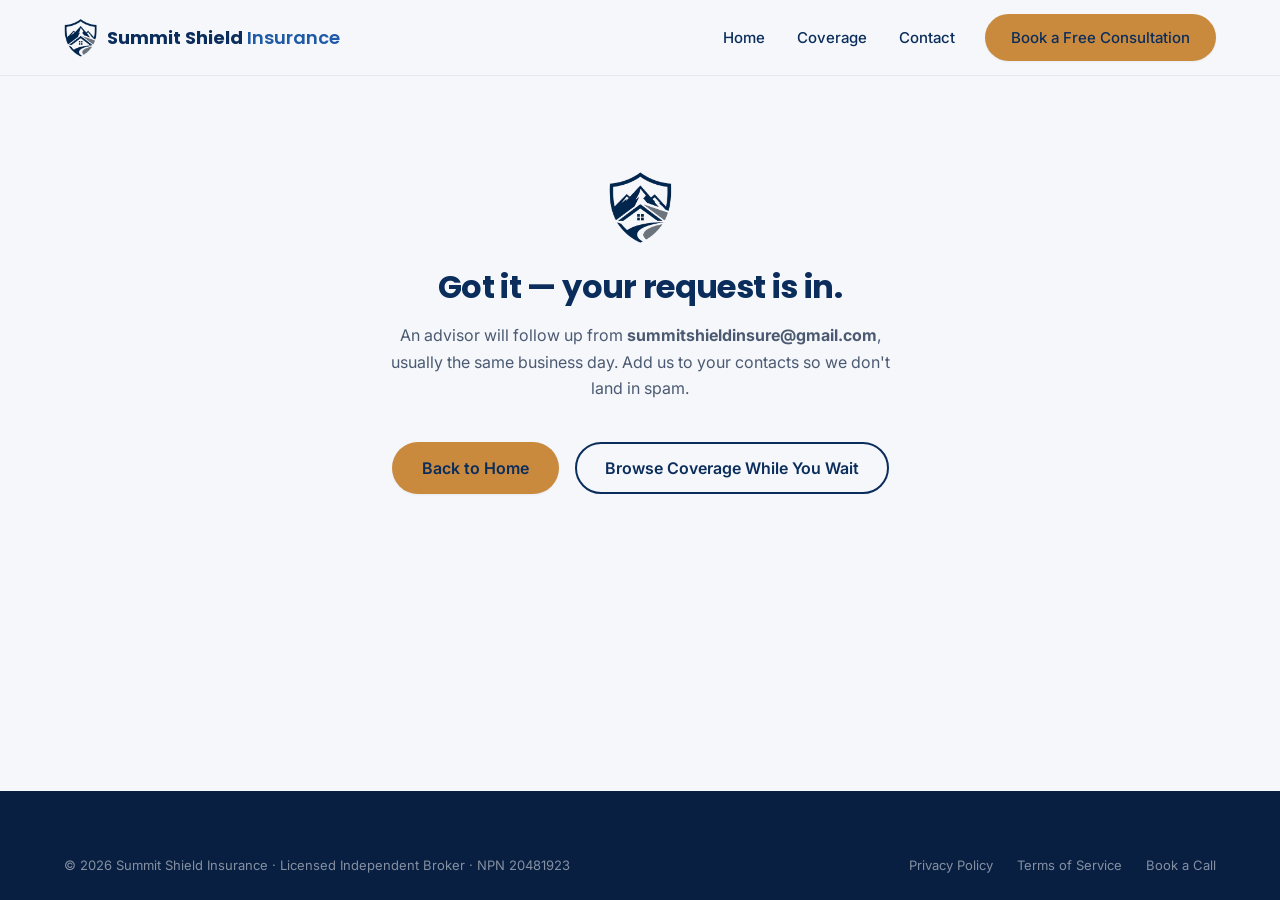
<file: thanks.html>
<!DOCTYPE html>
<html lang="en">
<head>
<meta charset="UTF-8">
<meta name="viewport" content="width=device-width, initial-scale=1.0">
<title>Request Received | Summit Shield Insurance</title>
<meta name="robots" content="noindex">
<meta name="theme-color" content="#0B2D5C">

<link rel="icon" type="image/png" sizes="32x32" href="assets/img/favicon-32.png">
<link rel="apple-touch-icon" href="assets/img/apple-touch-icon.png">

<link rel="preconnect" href="https://fonts.googleapis.com">
<link rel="preconnect" href="https://fonts.gstatic.com" crossorigin>
<link href="https://fonts.googleapis.com/css2?family=Inter:wght@400;500;600;700&family=Poppins:wght@500;600;700;800&display=swap" rel="stylesheet">

<link rel="stylesheet" href="styles.css">
</head>
<body>

<a href="#main" class="skip-link">Skip to main content</a>

<header class="site-header">
  <nav class="nav" aria-label="Primary">
    <a href="index.html" class="nav-logo" aria-label="Summit Shield Insurance home">
      <img src="assets/img/shield-mark.png" alt="" class="nav-logo-mark">
      <span>Summit Shield <span style="color:var(--ss-secondary);font-weight:600;">Insurance</span></span>
    </a>

    <button class="nav-toggle" aria-expanded="false" aria-controls="primary-nav" aria-label="Toggle navigation menu">
      <span></span><span></span><span></span>
    </button>

    <ul class="nav-links" id="primary-nav">
      <li><a href="index.html">Home</a></li>
      <li><a href="index.html#coverage">Coverage</a></li>
      <li><a href="index.html#contact">Contact</a></li>
      <li class="nav-cta">
        <a href="index.html#consultation" class="btn btn--primary btn--sm">Book a Free Consultation</a>
      </li>
    </ul>
  </nav>
</header>

<main id="main">

  <section class="error-page">
    <div class="container">
      <img src="assets/img/shield-mark.png" alt="" style="height:72px;margin:0 auto var(--space-md);">
      <h1 style="font-size:2rem;">Got it — your request is in.</h1>
      <p>An advisor will follow up from <strong>summitshieldinsure@gmail.com</strong>, usually the same business day. Add us to your contacts so we don't land in spam.</p>
      <div class="cta-row">
        <a href="index.html" class="btn btn--primary">Back to Home</a>
        <a href="index.html#coverage" class="btn btn--secondary">Browse Coverage While You Wait</a>
      </div>
    </div>
  </section>

</main>

<footer class="site-footer">
  <div class="container">
    <div class="footer-bottom" style="border-top:none;padding-top:0;">
      <span>&copy; 2026 Summit Shield Insurance &middot; Licensed Independent Broker &middot; NPN 20481923</span>
      <div class="footer-legal">
        <a href="privacy.html">Privacy Policy</a>
        <a href="terms.html">Terms of Service</a>
        <a href="index.html#consultation">Book a Call</a>
      </div>
    </div>
  </div>
</footer>

<script src="script.js"></script>
</body>
</html>
</file>
<file: styles.css>
/* ==========================================================================
   SUMMIT SHIELD INSURANCE — MASTER STYLESHEET
   Paste this entire file into GoHighLevel: Settings > Custom CSS
   Built mobile-first. Organized in numbered sections for easy editing.
   ========================================================================== */

/* ==========================================================================
   1. FONT IMPORTS
   GHL Note: If GHL blocks @import, add these two <link> tags in the page
   <head> / Custom Code instead:
   <link rel="preconnect" href="https://fonts.googleapis.com">
   <link rel="preconnect" href="https://fonts.gstatic.com" crossorigin>
   <link href="https://fonts.googleapis.com/css2?family=Inter:wght@400;500;600;700&family=Poppins:wght@500;600;700;800&display=swap" rel="stylesheet">
   ========================================================================== */
@import url('https://fonts.googleapis.com/css2?family=Inter:wght@400;500;600;700&family=Poppins:wght@500;600;700;800&display=swap');

/* ==========================================================================
   2. CSS VARIABLES — BRAND SYSTEM
   ========================================================================== */
:root {
  /* Brand colors */
  --ss-primary: #0B2D5C;       /* Deep navy — headings, nav, footer */
  --ss-primary-dark: #081F42;  /* Darker navy for hover/pressed states */
  --ss-secondary: #1E5AA8;     /* Trust blue — links, accents, secondary buttons */
  --ss-secondary-light: #2E6FC4;
  --ss-accent: #C98A3E;        /* Warm gold accent — CTAs, highlights (used sparingly) */
  --ss-accent-dark: #B3782F;   /* Gold hover state (backgrounds only) */
  --ss-accent-text: #96621F;   /* Gold dark enough for small text on light bg (WCAG AA) */
  --ss-bg: #F5F7FA;            /* Page background */
  --ss-white: #FFFFFF;
  --ss-ink: #101828;           /* Body copy near-black */
  --ss-ink-muted: #4B5A72;     /* Secondary text */
  --ss-ink-faint: #5C6B80;     /* Tertiary / captions (4.5:1+ on white) */
  --ss-border: #E2E8F0;
  --ss-border-strong: #CBD5E1;
  --ss-success: #1E7A4C;
  --ss-success-bg: #EAF7EF;

  /* Typography */
  --font-heading: 'Poppins', 'Segoe UI', Arial, sans-serif;
  --font-body: 'Inter', 'Segoe UI', Arial, sans-serif;

  /* Spacing scale */
  --space-xs: 8px;
  --space-sm: 16px;
  --space-md: 24px;
  --space-lg: 40px;
  --space-xl: 64px;
  --space-2xl: 96px;
  --space-3xl: 128px;

  /* Layout */
  --container-max: 1200px;
  --container-narrow: 800px;
  --radius-sm: 8px;
  --radius-md: 14px;
  --radius-lg: 20px;
  --radius-pill: 999px;

  /* Shadows */
  --shadow-sm: 0 1px 2px rgba(11, 45, 92, 0.06);
  --shadow-md: 0 4px 16px rgba(11, 45, 92, 0.08);
  --shadow-lg: 0 12px 40px rgba(11, 45, 92, 0.12);
  --shadow-card: 0 2px 8px rgba(16, 24, 40, 0.06), 0 1px 2px rgba(16, 24, 40, 0.04);

  /* Transitions */
  --transition-fast: 150ms ease;
  --transition-base: 220ms cubic-bezier(0.4, 0, 0.2, 1);
}

/* ==========================================================================
   3. RESET & BASE
   ========================================================================== */
*, *::before, *::after { box-sizing: border-box; }

html {
  scroll-behavior: smooth;
  -webkit-text-size-adjust: 100%;
}

body {
  margin: 0;
  font-family: var(--font-body);
  font-size: 16px;
  line-height: 1.65;
  color: var(--ss-ink);
  background: var(--ss-bg);
  -webkit-font-smoothing: antialiased;
  -moz-osx-font-smoothing: grayscale;
  /* Sticky footer: short pages (404, legal) never strand the footer mid-viewport */
  min-height: 100vh;
  display: flex;
  flex-direction: column;
}
main { flex: 1; }

img { max-width: 100%; height: auto; display: block; }
a { color: var(--ss-secondary); text-decoration: none; }
ul, ol { padding: 0; margin: 0; list-style: none; }
button { font-family: inherit; cursor: pointer; }
svg { display: block; }

h1, h2, h3, h4, h5, h6 {
  font-family: var(--font-heading);
  color: var(--ss-primary);
  font-weight: 600;
  line-height: 1.2;
  margin: 0 0 var(--space-sm);
  letter-spacing: -0.01em;
}

h1 { font-size: clamp(2.25rem, 5vw, 3.5rem); font-weight: 700; letter-spacing: -0.02em; }
h2 { font-size: clamp(1.75rem, 3.5vw, 2.5rem); font-weight: 700; letter-spacing: -0.015em; }
h3 { font-size: clamp(1.25rem, 2.2vw, 1.5rem); }
h4 { font-size: 1.125rem; }

h1, h2, h3 { text-wrap: balance; }
h1, h2, h3, p { overflow-wrap: break-word; }

/* Keep anchor targets clear of the sticky header */
[id] { scroll-margin-top: 96px; }

/* Respect reduced-motion preferences */
@media (prefers-reduced-motion: reduce) {
  html { scroll-behavior: auto; }
  *, *::before, *::after {
    transition-duration: 0.01ms !important;
    animation-duration: 0.01ms !important;
  }
}

p { margin: 0 0 var(--space-sm); color: var(--ss-ink-muted); }
p:last-child { margin-bottom: 0; }

/* Focus visibility for accessibility */
a:focus-visible,
button:focus-visible,
input:focus-visible,
textarea:focus-visible,
select:focus-visible,
[tabindex]:focus-visible {
  outline: 3px solid var(--ss-secondary-light);
  outline-offset: 2px;
  border-radius: 4px;
}

/* Skip link for keyboard/screen reader users */
.skip-link {
  position: absolute;
  left: -9999px;
  top: 0;
  background: var(--ss-primary);
  color: #fff;
  padding: 12px 20px;
  z-index: 1000;
  border-radius: 0 0 8px 0;
  font-weight: 600;
}
.skip-link:focus {
  left: 0;
}

/* ==========================================================================
   4. LAYOUT UTILITIES
   ========================================================================== */
.container {
  width: 100%;
  max-width: var(--container-max);
  margin: 0 auto;
  padding: 0 var(--space-md);
}

.container--narrow {
  max-width: var(--container-narrow);
}

.section {
  padding: clamp(4.5rem, 8vw, var(--space-2xl)) 0;
}

.section--tight {
  padding: var(--space-xl) 0;
}

.section--navy {
  background: var(--ss-primary);
  color: #fff;
}
.section--navy h2, .section--navy h3, .section--navy h4 { color: #fff; }
.section--navy p { color: rgba(255,255,255,0.78); }

.section--white { background: var(--ss-white); }
.section--bg { background: var(--ss-bg); }

.section-head {
  max-width: 680px;
  margin: 0 auto var(--space-xl);
  text-align: center;
}
.section-head h2 { max-width: 19ch; margin-inline: auto; }
.section-head > p { max-width: 62ch; margin-inline: auto; }
.section-head--left h2 { max-width: 22ch; }
.section-head--left {
  margin: 0 0 var(--space-xl);
  text-align: left;
}

.eyebrow {
  display: inline-block;
  font-family: var(--font-body);
  font-size: 0.8125rem;
  font-weight: 700;
  letter-spacing: 0.08em;
  text-transform: uppercase;
  color: var(--ss-accent-text);
  margin-bottom: var(--space-xs);
}
.section--navy .eyebrow { color: #E8B87A; }

.grid {
  display: grid;
  gap: var(--space-lg);
}
.grid--2 { grid-template-columns: repeat(2, 1fr); }
.grid--3 { grid-template-columns: repeat(3, 1fr); }
.grid--4 { grid-template-columns: repeat(4, 1fr); }
.grid--5 { grid-template-columns: repeat(5, 1fr); }

@media (max-width: 900px) {
  .grid--3, .grid--4, .grid--5 { grid-template-columns: repeat(2, 1fr); }
}
@media (max-width: 600px) {
  .grid--2, .grid--3, .grid--4, .grid--5 { grid-template-columns: 1fr; }
}

.flex { display: flex; }
.flex-center { display: flex; align-items: center; justify-content: center; }
.flex-between { display: flex; align-items: center; justify-content: space-between; }
.flex-wrap { flex-wrap: wrap; }
.gap-sm { gap: var(--space-sm); }
.gap-md { gap: var(--space-md); }

.text-center { text-align: center; }

.visually-hidden {
  position: absolute !important;
  width: 1px; height: 1px;
  padding: 0; margin: -1px;
  overflow: hidden;
  clip: rect(0,0,0,0);
  white-space: nowrap;
  border: 0;
}

/* ==========================================================================
   5. BUTTONS
   ========================================================================== */
.btn {
  display: inline-flex;
  align-items: center;
  justify-content: center;
  gap: 8px;
  font-family: var(--font-body);
  font-weight: 600;
  font-size: 1rem;
  line-height: 1;
  padding: 16px 28px;
  border-radius: var(--radius-pill);
  border: 2px solid transparent;
  cursor: pointer;
  transition: transform var(--transition-fast), box-shadow var(--transition-base), background var(--transition-base), border-color var(--transition-base), color var(--transition-base);
  white-space: nowrap;
}
.btn:hover { transform: translateY(-1px); }
.btn:active { transform: translateY(0); }

@media (max-width: 480px) {
  .btn { white-space: normal; text-align: center; overflow-wrap: anywhere; }
}

.btn--primary {
  background: var(--ss-accent);
  color: var(--ss-primary);
  box-shadow: var(--shadow-sm);
}
/* Keep CTA text AA-compliant even when a host applies a global link color. */
a.btn--primary { color: var(--ss-primary); }
.btn--primary:hover {
  background: var(--ss-accent-dark);
  box-shadow: var(--shadow-md);
}

.btn--secondary {
  background: transparent;
  color: var(--ss-primary);
  border-color: var(--ss-primary);
}
.btn--secondary:hover {
  background: var(--ss-primary);
  color: #fff;
}

.btn--on-navy {
  background: transparent;
  color: #fff;
  border-color: rgba(255,255,255,0.5);
}
.btn--on-navy:hover {
  background: rgba(255,255,255,0.1);
  border-color: #fff;
}

.btn--ghost {
  background: transparent;
  color: var(--ss-secondary);
  padding: 16px 8px;
}
.btn--ghost:hover { color: var(--ss-primary); }

.btn--block { width: 100%; }
.btn--sm { padding: 11px 20px; font-size: 0.9375rem; }

.btn-arrow { transition: transform var(--transition-fast); }
.btn:hover .btn-arrow { transform: translateX(3px); }

/* ==========================================================================
   6. HEADER / NAVIGATION
   ========================================================================== */
.site-header {
  position: sticky;
  top: 0;
  z-index: 500;
  background: rgba(245, 247, 250, 0.92);
  backdrop-filter: saturate(180%) blur(10px);
  -webkit-backdrop-filter: saturate(180%) blur(10px);
  border-bottom: 1px solid var(--ss-border);
}

.nav {
  display: flex;
  align-items: center;
  justify-content: space-between;
  flex-wrap: nowrap;
  width: 100%;
  gap: 16px;
  padding: 14px var(--space-md);
  max-width: var(--container-max);
  margin: 0 auto;
}

.nav-logo {
  display: flex;
  align-items: center;
  flex: 1 1 auto;
  min-width: 0;
  gap: 10px;
  font-family: var(--font-heading);
  font-weight: 700;
  font-size: 1.125rem;
  color: var(--ss-primary);
}
.nav-logo img { height: 38px; width: auto; }
.nav-logo > span { min-width: 0; white-space: nowrap; }

.nav-links {
  display: flex;
  align-items: center;
  gap: 28px;
}
.nav-links a {
  color: var(--ss-primary);
  font-weight: 500;
  font-size: 0.9375rem;
  padding: 8px 2px;
  position: relative;
  white-space: nowrap;
}
.nav-links a::after {
  content: '';
  position: absolute;
  left: 0; right: 100%;
  bottom: 0;
  height: 2px;
  background: var(--ss-accent);
  transition: right var(--transition-base);
}
.nav-links a:hover::after,
.nav-links a[aria-current="page"]::after {
  right: 0;
}
.nav-links a[aria-current="page"] {
  color: var(--ss-secondary);
}

.nav-cta {
  display: flex;
  align-items: center;
  gap: 12px;
}
.nav-cta .btn {
  min-height: 46px;
  padding: 14px 24px;
}

.nav-toggle {
  display: none;
  flex: 0 0 44px;
  margin-left: auto;
  flex-direction: column;
  justify-content: center;
  gap: 5px;
  width: 44px;
  height: 44px;
  background: transparent;
  border: 1px solid var(--ss-border-strong);
  border-radius: var(--radius-sm);
}
.nav-toggle span {
  display: block;
  height: 2px;
  width: 22px;
  margin: 0 auto;
  background: var(--ss-primary);
  transition: transform var(--transition-base), opacity var(--transition-base);
}
.nav-toggle[aria-expanded="true"] span:nth-child(1) { transform: translateY(7px) rotate(45deg); }
.nav-toggle[aria-expanded="true"] span:nth-child(2) { opacity: 0; }
.nav-toggle[aria-expanded="true"] span:nth-child(3) { transform: translateY(-7px) rotate(-45deg); }

@media (max-width: 880px) {
  .nav-toggle { display: flex; }
  .nav-links {
    position: absolute;
    top: 100%;
    left: 0;
    right: 0;
    flex-direction: column;
    align-items: stretch;
    background: var(--ss-white);
    border-bottom: 1px solid var(--ss-border);
    box-shadow: var(--shadow-md);
    padding: var(--space-sm) var(--space-md) var(--space-md);
    gap: 0;
    max-height: 0;
    overflow: hidden;
    visibility: hidden;
    transition: max-height var(--transition-base), padding var(--transition-base);
  }
  .nav-links.is-open {
    max-height: 480px;
    visibility: visible;
    padding: var(--space-sm) var(--space-md) var(--space-md);
  }
  .nav-links a {
    padding: 14px 4px;
    border-bottom: 1px solid var(--ss-border);
  }
  .nav-cta .btn--secondary { display: none; }
}

@media (min-width: 881px) {
  .nav-links { display: flex !important; }
}

/* ==========================================================================
   7. HERO
   ========================================================================== */
.hero {
  padding: clamp(4rem, 8vw, var(--space-2xl)) 0 clamp(3.5rem, 6vw, var(--space-xl));
  background: linear-gradient(180deg, #F5F7FA 0%, #EEF2F8 100%);
  overflow: hidden;
}

.hero .container {
  display: grid;
  grid-template-columns: 1.05fr 0.95fr;
  gap: var(--space-2xl);
  align-items: center;
}

.hero-eyebrow {
  display: inline-flex;
  align-items: center;
  gap: 8px;
  font-size: 0.8125rem;
  font-weight: 700;
  letter-spacing: 0.06em;
  text-transform: uppercase;
  color: var(--ss-secondary);
  background: rgba(30, 90, 168, 0.08);
  padding: 8px 16px;
  border-radius: var(--radius-pill);
  margin-bottom: var(--space-md);
}

.hero h1 {
  max-width: 15ch;
  margin-bottom: var(--space-md);
  font-size: clamp(2.5rem, 5vw, 4rem);
  line-height: 1.08;
  letter-spacing: -0.035em;
}
.hero-sub {
  font-size: 1.125rem;
  color: var(--ss-ink-muted);
  max-width: 46ch;
  margin-bottom: var(--space-lg);
}

.hero-actions {
  display: flex;
  align-items: center;
  gap: var(--space-md);
  flex-wrap: wrap;
  margin-bottom: var(--space-lg);
}
.hero-note {
  font-size: 0.875rem;
  color: var(--ss-ink-faint);
}

.hero-stats {
  display: flex;
  gap: var(--space-lg);
  flex-wrap: wrap;
  padding-top: var(--space-md);
  border-top: 1px solid var(--ss-border-strong);
}
.hero-stat strong {
  display: block;
  font-family: var(--font-heading);
  font-size: 1.375rem;
  color: var(--ss-primary);
}
.hero-stat span {
  font-size: 0.8125rem;
  color: var(--ss-ink-faint);
}

.hero-media {
  position: relative;
}
.hero-media-frame {
  position: relative;
  border-radius: var(--radius-lg);
  overflow: hidden;
  box-shadow: var(--shadow-lg);
  aspect-ratio: 4/5;
  background: var(--ss-primary);
}
.hero-media-frame > img {
  position: absolute;
  inset: 0;
  width: 100%;
  height: 100%;
  object-fit: cover;
}
/* Navy scrim anchors the floating card and ties the photo to the brand */
.hero-scrim {
  position: absolute;
  inset: 0;
  background: linear-gradient(180deg, rgba(8, 31, 66, 0) 40%, rgba(8, 31, 66, 0.82) 100%);
}
.hero-badge {
  position: absolute;
  top: 16px; right: 16px;
  background: var(--ss-accent);
  color: var(--ss-primary);
  font-weight: 700;
  font-size: 0.8125rem;
  padding: 8px 14px;
  border-radius: var(--radius-pill);
  box-shadow: var(--shadow-md);
  z-index: 2;
}

/* Floating policy summary card — makes the product concrete */
.policy-card {
  position: absolute;
  bottom: 20px;
  left: 50%;
  transform: translateX(-50%);
  width: min(300px, calc(100% - 40px));
  background: #fff;
  border-radius: var(--radius-md);
  box-shadow: 0 20px 50px rgba(4, 15, 34, 0.45);
  padding: 18px 20px;
  z-index: 2;
}
.policy-card-head {
  display: flex;
  align-items: center;
  gap: 10px;
  padding-bottom: 12px;
  border-bottom: 1px solid var(--ss-border);
  margin-bottom: 12px;
}
.policy-card-head img { height: 26px; width: auto; }
.policy-card-head strong {
  font-family: var(--font-heading);
  font-size: 0.875rem;
  color: var(--ss-primary);
}
.policy-status {
  margin-left: auto;
  display: inline-flex;
  align-items: center;
  gap: 6px;
  font-size: 0.6875rem;
  font-weight: 700;
  letter-spacing: 0.04em;
  text-transform: uppercase;
  color: var(--ss-success);
  background: var(--ss-success-bg);
  padding: 4px 10px;
  border-radius: var(--radius-pill);
}
.policy-status::before {
  content: '';
  width: 6px; height: 6px;
  border-radius: 50%;
  background: var(--ss-success);
}
.policy-card-title {
  font-family: var(--font-heading);
  font-weight: 600;
  font-size: 1.0625rem;
  color: var(--ss-primary);
  margin-bottom: 10px;
}
.policy-card-rows { display: grid; gap: 7px; }
.policy-card-row {
  display: flex;
  justify-content: space-between;
  font-size: 0.8438rem;
  color: var(--ss-ink-faint);
}
.policy-card-row strong {
  color: var(--ss-ink);
  font-weight: 600;
  font-variant-numeric: tabular-nums;
}

@media (max-width: 980px) {
  .hero .container { grid-template-columns: 1fr; gap: var(--space-xl); }
  /* Copy first on mobile — the headline is the hook, not the illustration */
  .hero-media { max-width: 460px; margin: 0 auto; width: 100%; }
}

@media (max-width: 600px) {
  /* Senior-friendly mobile reading size across every paragraph variant. */
  p {
    font-size: 1.0625rem !important;
    line-height: 1.7 !important;
  }
  .hero { padding-top: 3.25rem; }
  .hero h1 { font-size: clamp(2.25rem, 11vw, 3.25rem); max-width: 13ch; }
  .hero-sub { font-size: 1.0625rem; line-height: 1.65; }
  .hero-eyebrow { display: block; width: fit-content; max-width: 100%; line-height: 1.45; }
  .hero-actions { align-items: stretch; gap: 12px; }
  .hero-actions .btn { width: 100%; }
  .hero-stats { display: grid; grid-template-columns: repeat(3, minmax(0, 1fr)); gap: 12px; }
  .hero-stat strong { font-size: 1.125rem; }
  .hero-stat span { font-size: 0.75rem; line-height: 1.4; }
}

/* ==========================================================================
   8. TRUST BAR
   ========================================================================== */
.trust-bar {
  padding: var(--space-lg) 0;
  background: var(--ss-white);
  border-top: 1px solid var(--ss-border);
  border-bottom: 1px solid var(--ss-border);
}
.trust-bar-inner {
  display: flex;
  align-items: center;
  justify-content: space-between;
  flex-wrap: wrap;
  gap: var(--space-lg);
}
.trust-item {
  display: flex;
  align-items: center;
  gap: 10px;
  color: var(--ss-ink-muted);
  font-size: 0.9375rem;
  font-weight: 500;
}
.trust-item svg { flex-shrink: 0; color: var(--ss-secondary); }

/* ==========================================================================
   9. CARDS
   ========================================================================== */
.card {
  background: var(--ss-white);
  border: 1px solid var(--ss-border);
  border-radius: var(--radius-md);
  padding: var(--space-lg);
  box-shadow: var(--shadow-card);
  transition: box-shadow var(--transition-base), transform var(--transition-base);
}
.card:hover {
  box-shadow: var(--shadow-md);
  transform: translateY(-2px);
}

.card-icon {
  width: 52px; height: 52px;
  border-radius: var(--radius-sm);
  background: rgba(30, 90, 168, 0.1);
  color: var(--ss-secondary);
  display: flex; align-items: center; justify-content: center;
  margin-bottom: var(--space-md);
}

.card h3 { margin-bottom: 10px; }
.card p { margin-bottom: var(--space-sm); }
.card-link {
  display: inline-flex;
  align-items: center;
  gap: 6px;
  font-weight: 600;
  font-size: 0.9375rem;
  color: var(--ss-secondary);
}
.card-link svg { transition: transform var(--transition-fast); }
.card-link:hover svg { transform: translateX(3px); }

/* Numbered process card */
.step-card {
  background: var(--ss-white);
  border: 1px solid var(--ss-border);
  border-radius: var(--radius-md);
  padding: var(--space-lg);
  box-shadow: var(--shadow-card);
}
.step-number {
  font-family: var(--font-heading);
  font-size: 1.75rem;
  font-weight: 700;
  color: var(--ss-secondary);
  margin-bottom: var(--space-sm);
}

/* Feature checklist card (for "who this is for") */
.check-card {
  background: var(--ss-white);
  border: 1px solid var(--ss-border);
  border-radius: var(--radius-md);
  padding: var(--space-md) var(--space-lg);
}
.check-card h4 { margin-bottom: 6px; }
.check-card p { font-size: 0.9375rem; margin-bottom: 0; }

/* ==========================================================================
   9b. PROBLEM / PAIN / PROMISE / WHY-NOW (narrative sections)
   ========================================================================== */
.problem-cols {
  display: grid;
  grid-template-columns: 1fr 1fr;
  gap: var(--space-lg);
  max-width: 900px;
}
.problem-cols p { margin-bottom: 0; }
@media (max-width: 700px) {
  .problem-cols { grid-template-columns: 1fr; }
}





/* ==========================================================================
   11. COMPARISON TABLE
   ========================================================================== */
.compare-table-wrap {
  overflow-x: auto;
  border-radius: var(--radius-md);
  box-shadow: var(--shadow-card);
  border: 1px solid var(--ss-border);
}
.compare-table {
  width: 100%;
  border-collapse: collapse;
  min-width: 560px;
  background: var(--ss-white);
}
.compare-table th {
  background: var(--ss-primary);
  color: #fff;
  text-align: left;
  padding: 16px 20px;
  font-family: var(--font-heading);
  font-weight: 600;
  font-size: 0.9375rem;
}
.compare-table td {
  padding: 14px 20px;
  border-bottom: 1px solid var(--ss-border);
  font-size: 0.9375rem;
  color: var(--ss-ink-muted);
}
.compare-table tr:last-child td { border-bottom: none; }
.compare-table tr:nth-child(even) td { background: var(--ss-bg); }
.compare-table td:nth-child(2) { color: var(--ss-primary); font-weight: 600; }
.compare-table td:nth-child(3) { color: var(--ss-ink-faint); }


/* ==========================================================================
   13. TESTIMONIALS
   ========================================================================== */
.testimonial-card {
  background: var(--ss-white);
  border: 1px solid var(--ss-border);
  border-radius: var(--radius-md);
  padding: var(--space-lg);
  box-shadow: var(--shadow-card);
}
.stars {
  color: var(--ss-accent);
  font-size: 1rem;
  letter-spacing: 2px;
  margin-bottom: var(--space-sm);
}
.testimonial-card blockquote {
  margin: 0 0 var(--space-md);
  font-size: 1rem;
  color: var(--ss-ink);
  font-style: normal;
}
.testimonial-author {
  display: flex;
  align-items: center;
  gap: 12px;
}
.testimonial-avatar {
  width: 42px; height: 42px;
  border-radius: 50%;
  background: var(--ss-secondary);
  color: #fff;
  display: flex; align-items: center; justify-content: center;
  font-family: var(--font-heading);
  font-weight: 600;
  font-size: 0.9375rem;
  flex-shrink: 0;
}
.testimonial-author strong { display: block; font-size: 0.9375rem; color: var(--ss-primary); }
.testimonial-author span { font-size: 0.8125rem; color: var(--ss-ink-faint); }


/* ==========================================================================
   15. FAQ ACCORDION
   ========================================================================== */
.faq-list {
  border-top: 1px solid var(--ss-border);
}
.faq-item {
  border-bottom: 1px solid var(--ss-border);
}
.faq-question {
  width: 100%;
  display: flex;
  align-items: center;
  justify-content: space-between;
  gap: var(--space-md);
  background: transparent;
  border: none;
  text-align: left;
  padding: 22px 4px;
  font-family: var(--font-heading);
  font-weight: 600;
  font-size: 1.0625rem;
  color: var(--ss-primary);
}
.faq-icon {
  flex-shrink: 0;
  width: 28px; height: 28px;
  border-radius: 50%;
  border: 1.5px solid var(--ss-border-strong);
  display: flex; align-items: center; justify-content: center;
  position: relative;
  transition: transform var(--transition-base), background var(--transition-base), border-color var(--transition-base);
}
.faq-icon::before, .faq-icon::after {
  content: '';
  position: absolute;
  background: var(--ss-primary);
  transition: transform var(--transition-base), opacity var(--transition-base);
}
.faq-icon::before { width: 10px; height: 1.5px; }
.faq-icon::after { width: 1.5px; height: 10px; }
.faq-question[aria-expanded="true"] .faq-icon {
  background: var(--ss-primary);
  border-color: var(--ss-primary);
}
.faq-question[aria-expanded="true"] .faq-icon::before,
.faq-question[aria-expanded="true"] .faq-icon::after {
  background: #fff;
}
.faq-question[aria-expanded="true"] .faq-icon::after { opacity: 0; }

.faq-answer {
  display: grid;
  grid-template-rows: 0fr;
  transition: grid-template-rows var(--transition-base);
}
.faq-item.is-open .faq-answer {
  grid-template-rows: 1fr;
}
.faq-answer-inner {
  overflow: hidden;
  min-height: 0;
  padding: 0 4px;
  color: var(--ss-ink-muted);
  font-size: 0.9688rem;
  max-width: 68ch;
}
.faq-item.is-open .faq-answer-inner {
  padding-bottom: var(--space-md);
}


/* ==========================================================================
   17. FOOTER
   ========================================================================== */
.site-footer {
  background: var(--ss-primary-dark);
  color: rgba(255,255,255,0.7);
  padding: var(--space-xl) 0 var(--space-md);
  position: relative;
  z-index: 2;
  pointer-events: auto;
}
.site-footer a { position: relative; z-index: 1; pointer-events: auto; }
.footer-grid {
  display: grid;
  grid-template-columns: 1.4fr 1fr 1fr 1.2fr;
  gap: var(--space-lg);
  padding-bottom: var(--space-lg);
  border-bottom: 1px solid rgba(255,255,255,0.12);
}
.footer-brand img { height: 40px; margin-bottom: var(--space-sm); }
.footer-brand p { color: rgba(255,255,255,0.6); font-size: 0.9375rem; max-width: 32ch; }
.footer-col h4 {
  color: #fff;
  font-family: var(--font-heading);
  font-size: 0.9375rem;
  margin-bottom: var(--space-sm);
}
.footer-col li { margin-bottom: 10px; }
.footer-col a {
  color: rgba(255,255,255,0.65);
  font-size: 0.9375rem;
}
.footer-col a:hover { color: #fff; }
.footer-contact li {
  display: flex;
  gap: 10px;
  align-items: flex-start;
  color: rgba(255,255,255,0.65);
  font-size: 0.9375rem;
  min-width: 0;
}
.footer-contact a { overflow-wrap: anywhere; }
.footer-contact svg { flex-shrink: 0; margin-top: 2px; color: var(--ss-accent); }
.footer-bottom {
  display: flex;
  align-items: center;
  justify-content: space-between;
  flex-wrap: wrap;
  gap: var(--space-sm);
  padding-top: var(--space-md);
  font-size: 0.8125rem;
  color: rgba(255,255,255,0.5);
}
.footer-legal { display: flex; gap: var(--space-md); flex-wrap: wrap; }
.footer-legal a { color: rgba(255,255,255,0.5); font-size: 0.8125rem; }
.footer-legal a:hover { color: #fff; }

@media (max-width: 880px) {
  .footer-grid { grid-template-columns: 1fr 1fr; }
}
@media (max-width: 560px) {
  .footer-grid { grid-template-columns: 1fr; }
  .footer-bottom { flex-direction: column; align-items: flex-start; }
}

/* ==========================================================================
   18. BREADCRUMB / PAGE HEADER (Services & Contact pages)
   ========================================================================== */
.page-header {
  padding: var(--space-xl) 0 var(--space-lg);
  background: linear-gradient(180deg, #F5F7FA 0%, #EEF2F8 100%);
  text-align: center;
}
.page-header .eyebrow { display: block; }
.page-header p { max-width: 620px; margin: 0 auto; font-size: 1.0625rem; }

.anchor-nav {
  position: sticky;
  top: 66px;
  z-index: 400;
  background: rgba(255,255,255,0.95);
  backdrop-filter: blur(8px);
  border-bottom: 1px solid var(--ss-border);
}
.anchor-nav-inner {
  display: flex;
  gap: var(--space-lg);
  overflow-x: auto;
  padding: 14px var(--space-md);
  max-width: var(--container-max);
  margin: 0 auto;
  scrollbar-width: thin;
}
.anchor-nav a {
  white-space: nowrap;
  font-weight: 600;
  font-size: 0.9375rem;
  color: var(--ss-ink-muted);
  padding-bottom: 4px;
  border-bottom: 2px solid transparent;
}
.anchor-nav a:hover, .anchor-nav a.is-active {
  color: var(--ss-secondary);
  border-color: var(--ss-secondary);
}

/* ==========================================================================
   19. SERVICE DETAIL BLOCKS (Services page)
   ========================================================================== */
.service-block {
  padding: var(--space-2xl) 0;
  scroll-margin-top: 96px;
}
.service-block--alt { background: var(--ss-white); }

.service-block-inner {
  display: grid;
  grid-template-columns: 0.9fr 1.1fr;
  gap: var(--space-2xl);
  align-items: center;
}
.service-block.is-reversed .service-block-inner { direction: rtl; }
.service-block.is-reversed .service-block-inner > * { direction: ltr; }

.service-media {
  border-radius: var(--radius-lg);
  overflow: hidden;
  box-shadow: var(--shadow-lg);
  aspect-ratio: 4/3;
}
.service-media img { width: 100%; height: 100%; object-fit: cover; }

.service-icon-badge {
  width: 56px; height: 56px;
  border-radius: var(--radius-sm);
  background: var(--ss-primary);
  color: #fff;
  display: flex; align-items: center; justify-content: center;
  margin-bottom: var(--space-md);
}

.service-meta-grid {
  display: grid;
  grid-template-columns: 1fr 1fr;
  gap: var(--space-md);
  margin: var(--space-md) 0 var(--space-lg);
}
.service-meta-grid h5 {
  font-family: var(--font-heading);
  font-size: 0.8125rem;
  font-weight: 700;
  text-transform: uppercase;
  letter-spacing: 0.05em;
  color: var(--ss-secondary);
  margin-bottom: 10px;
}
.service-meta-grid ul li {
  font-size: 0.9375rem;
  color: var(--ss-ink-muted);
  padding-left: 22px;
  position: relative;
  margin-bottom: 8px;
}
.service-meta-grid ul li::before {
  content: '';
  position: absolute;
  left: 0; top: 7px;
  width: 12px; height: 12px;
  border-radius: 50%;
  background: var(--ss-success-bg);
  border: 1.5px solid var(--ss-success);
}

.service-ideal-for {
  background: var(--ss-bg);
  border-radius: var(--radius-sm);
  padding: var(--space-md);
  margin-bottom: var(--space-lg);
  font-size: 0.9375rem;
}
.service-ideal-for strong { color: var(--ss-primary); }

@media (max-width: 900px) {
  .service-block-inner { grid-template-columns: 1fr; }
  .service-block.is-reversed .service-block-inner { direction: ltr; }
  .service-media { order: -1; }
  .service-meta-grid { grid-template-columns: 1fr; }
}

/* Services overview grid (top of services page) */
.services-overview-grid {
  display: grid;
  grid-template-columns: repeat(6, minmax(0, 1fr));
  gap: var(--space-sm);
}
.services-overview-grid .service-chip:nth-child(-n+2) { grid-column: span 3; }
.services-overview-grid .service-chip:nth-child(n+3) { grid-column: span 2; }
.service-chip {
  background: var(--ss-white);
  border: 1px solid var(--ss-border);
  border-radius: var(--radius-md);
  padding: var(--space-md);
  text-align: center;
  transition: box-shadow var(--transition-base), transform var(--transition-base), border-color var(--transition-base);
}
.service-chip:hover {
  box-shadow: var(--shadow-md);
  transform: translateY(-2px);
  border-color: var(--ss-secondary);
}
.service-chip .card-icon { margin: 0 auto var(--space-sm); }
.service-chip h3 { font-size: 1rem; margin-bottom: 4px; }
.service-chip p { font-size: 0.8438rem; margin-bottom: 0; }

@media (max-width: 980px) {
  .services-overview-grid { grid-template-columns: repeat(2, minmax(0, 1fr)); }
  .services-overview-grid .service-chip { grid-column: auto; }
}
@media (max-width: 620px) {
  .services-overview-grid { grid-template-columns: 1fr; }
}

/* ==========================================================================
   20. CONTACT PAGE
   ========================================================================== */
.contact-grid {
  display: grid;
  grid-template-columns: 0.85fr 1.15fr;
  gap: var(--space-2xl);
  align-items: start;
}
@media (max-width: 900px) {
  .contact-grid { grid-template-columns: 1fr; }
}

.contact-info-card {
  background: var(--ss-primary);
  color: #fff;
  border-radius: var(--radius-lg);
  padding: var(--space-lg);
}
.contact-info-card h3 { color: #fff; }
.contact-info-list { margin-top: var(--space-md); }
.contact-info-list li {
  display: flex;
  gap: 14px;
  align-items: flex-start;
  padding: 14px 0;
  border-bottom: 1px solid rgba(255,255,255,0.15);
}
.contact-info-list li:last-child { border-bottom: none; }
.contact-info-list .icon-badge {
  width: 40px; height: 40px;
  border-radius: 50%;
  background: rgba(255,255,255,0.12);
  display: flex; align-items: center; justify-content: center;
  flex-shrink: 0;
  color: var(--ss-accent);
}
.contact-info-list strong { display: block; color: #fff; font-size: 0.9375rem; }
.contact-info-list span, .contact-info-list a { color: rgba(255,255,255,0.75); font-size: 0.9375rem; overflow-wrap: anywhere; }
.contact-info-list li > div { min-width: 0; }
.contact-info-list a:hover { color: #fff; }

.contact-hours {
  margin-top: var(--space-lg);
  padding-top: var(--space-lg);
  border-top: 1px solid rgba(255,255,255,0.15);
}
.contact-hours dl {
  display: grid;
  grid-template-columns: 1fr auto;
  gap: 8px 0;
  font-size: 0.9375rem;
}
.contact-hours dt { color: rgba(255,255,255,0.65); }
.contact-hours dd { margin: 0; color: #fff; font-weight: 500; text-align: right; }

.embed-panel {
  background: var(--ss-white);
  border: 1px solid var(--ss-border);
  border-radius: var(--radius-lg);
  padding: var(--space-lg);
  box-shadow: var(--shadow-card);
  scroll-margin-top: 96px;
}
/* Any GHL form embedded in the panel. The min-height keeps the iframe
   visible before form_embed.js measures the real height (the embed's
   inline height:100% otherwise collapses to the 150px iframe default);
   the script then grows it as needed via inline style. */
.embed-panel iframe[data-form-id] {
  display: block;
  width: 100%;
  border: none;
  min-height: 1551px;
}

/* "How it works" sequence above the popup-opening CTA button */
.embed-panel-steps {
  counter-reset: ss-step;
  display: grid;
  gap: 14px;
  margin: 0 0 var(--space-md);
}
.embed-panel-steps li {
  counter-increment: ss-step;
  position: relative;
  padding-left: 36px;
  font-size: 0.9375rem;
  color: var(--ss-ink-muted);
}
.embed-panel-steps li::before {
  content: counter(ss-step);
  position: absolute;
  left: 0;
  top: 0;
  width: 24px;
  height: 24px;
  border-radius: 50%;
  background: rgba(30, 90, 168, 0.1);
  color: var(--ss-secondary);
  font-family: var(--font-heading);
  font-weight: 700;
  font-size: 0.75rem;
  display: flex;
  align-items: center;
  justify-content: center;
}
.embed-panel-steps strong { color: var(--ss-ink); font-weight: 600; }

/* Reassurance line under the popup-opening CTA button */
.embed-panel .form-cta-note {
  font-size: 0.875rem;
  color: var(--ss-ink-faint);
  margin: 12px 0 0;
  text-align: center;
}

.map-wrap {
  border-radius: var(--radius-md);
  overflow: hidden;
  border: 1px solid var(--ss-border);
  margin-top: var(--space-lg);
  aspect-ratio: 16/7;
}
.map-wrap iframe { width: 100%; height: 100%; border: 0; }

/* ==========================================================================
   20b. SERVICE MEDIA PANELS (ridge motif + stat chip)
   ========================================================================== */
.service-media { position: relative; }
.service-stat-chip {
  position: absolute;
  left: 16px;
  bottom: 16px;
  background: #fff;
  border-radius: var(--radius-sm);
  box-shadow: var(--shadow-md);
  padding: 10px 16px;
  z-index: 2;
}
.service-stat-chip strong {
  display: block;
  font-family: var(--font-heading);
  font-size: 1.125rem;
  color: var(--ss-primary);
  font-variant-numeric: tabular-nums;
}
.service-stat-chip span {
  font-size: 0.75rem;
  color: var(--ss-ink-faint);
}

/* ==========================================================================
   20c. PROSE PAGES (privacy / terms) & 404
   ========================================================================== */
.prose {
  max-width: 720px;
  margin: 0 auto;
}
.prose h2 {
  font-size: 1.375rem;
  margin-top: var(--space-xl);
}
.prose h2:first-child { margin-top: 0; }
.prose ul { list-style: disc; padding-left: 24px; margin-bottom: var(--space-sm); }
.prose ul li { color: var(--ss-ink-muted); margin-bottom: 6px; }
.prose-updated {
  font-size: 0.875rem;
  color: var(--ss-ink-faint);
  margin-bottom: var(--space-xl);
}

.error-page {
  min-height: 55vh;
  display: flex;
  align-items: center;
  text-align: center;
  padding: var(--space-2xl) 0;
}
.error-page .container { max-width: 560px; }
.error-code {
  font-family: var(--font-heading);
  font-size: 5rem;
  font-weight: 700;
  color: var(--ss-secondary);
  line-height: 1;
  margin-bottom: var(--space-sm);
}
.error-page .cta-row {
  display: flex;
  justify-content: center;
  gap: var(--space-sm);
  flex-wrap: wrap;
  margin-top: var(--space-lg);
}

/* ==========================================================================
   20d. BRAND MARKS (nav / footer)
   ========================================================================== */
.nav-logo-mark { height: 38px; width: auto; }
.footer-lockup {
  display: flex;
  align-items: center;
  gap: 12px;
  margin-bottom: var(--space-sm);
}
.footer-mark {
  display: flex;
  align-items: center;
  justify-content: center;
  width: 52px;
  height: 52px;
  flex-shrink: 0;
  background: #fff;
  border-radius: 12px;
}
.footer-mark img { height: 40px; width: auto; margin: 0; }
.footer-lockup strong {
  font-family: var(--font-heading);
  font-weight: 700;
  color: #fff;
  font-size: 1.0625rem;
  line-height: 1.3;
}

/* ==========================================================================
   21. MISC UTILITIES
   ========================================================================== */
.divider {
  border: none;
  border-top: 1px solid var(--ss-border);
  margin: var(--space-2xl) 0;
}
.badge-pill {
  display: inline-block;
  background: rgba(30, 90, 168, 0.1);
  color: var(--ss-secondary);
  font-size: 0.8125rem;
  font-weight: 600;
  padding: 6px 14px;
  border-radius: var(--radius-pill);
}

/* Print */
@media print {
  .site-header, .site-footer, .nav-toggle { display: none; }
}
</file>
